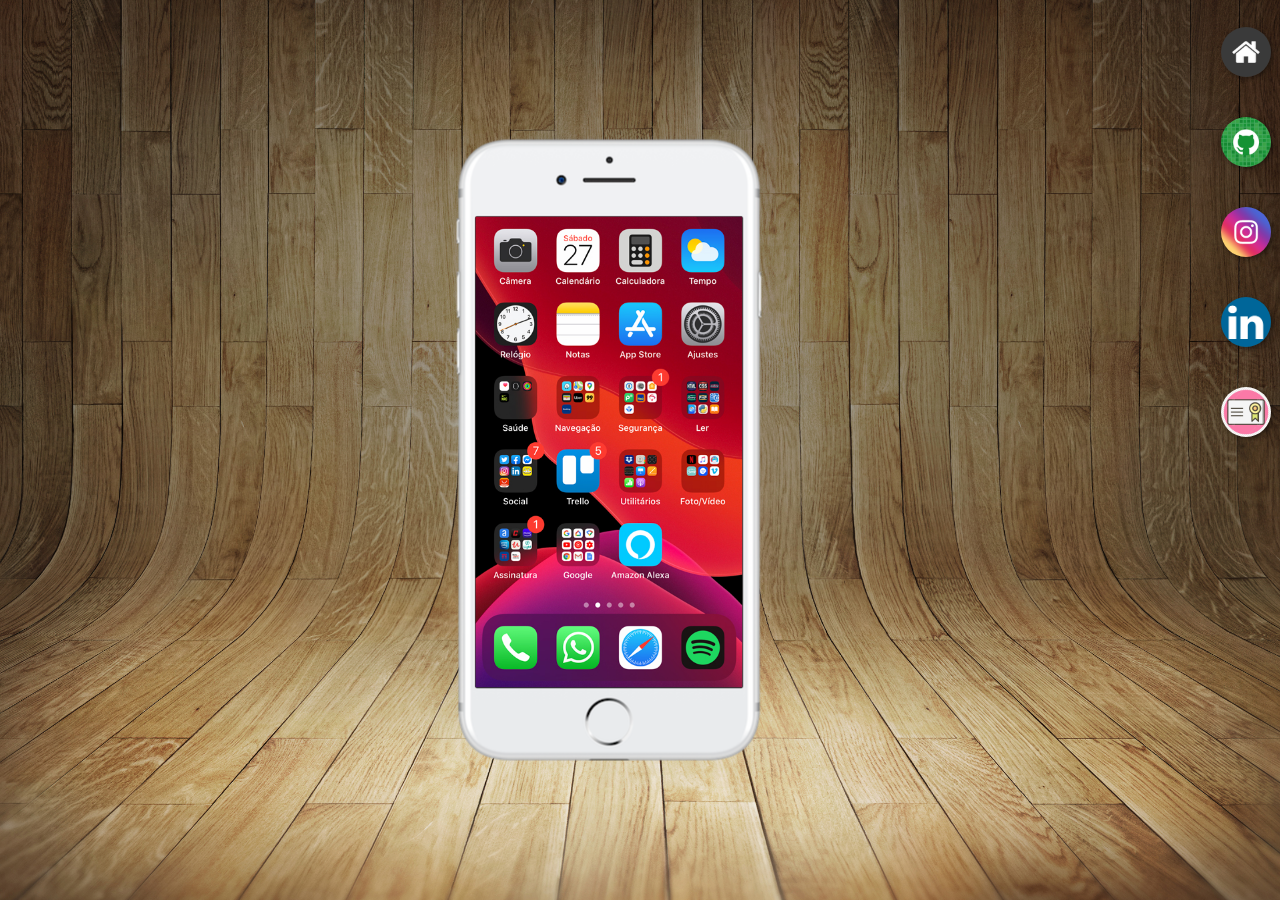
<file: index.html>
<!DOCTYPE html>
<html lang="pt-br">
<head>
    <meta charset="UTF-8">
    <meta name="viewport" content="width=device-width, initial-scale=1.0">
    <title>Project Redes Sociais</title>
    <link rel="shortcut icon" href="imagens/favicon.ico" type="image/x-icon">
    <link rel="stylesheet" href="estilos/style.css">
</head>
<body>
    <main>
        <section id="Telefone">
            <iframe src="home.html" name="tela" id="tela" frameborder="0">
                Seu navegador não é compativel..
            </iframe>
        </section>
        <section id="sociais">
            <br><a href="home.html" target="tela"><img src="imagens/logo-home.jpg" alt="Home"></a></br>
            <br><a href="github.html" target="tela"><img src="imagens/logo-github.jpg" alt="GitHub"></a></br>
            <br><a href="instagram.html" target="tela"><img src="imagens/logo-instagram.jpg" alt="Instagram"></a></br>
            <br><a href="linkedin.html" target="tela"><img src="imagens/Logo-LinkedIn.png" alt="Twitter"></a></br>
            <br><a href="certificados.html" target="tela"><img src="imagens/Logo-Certificados.jpg" alt="Facebook"></a></br>
        </section>
    </main>
</body>
</html>
</file>
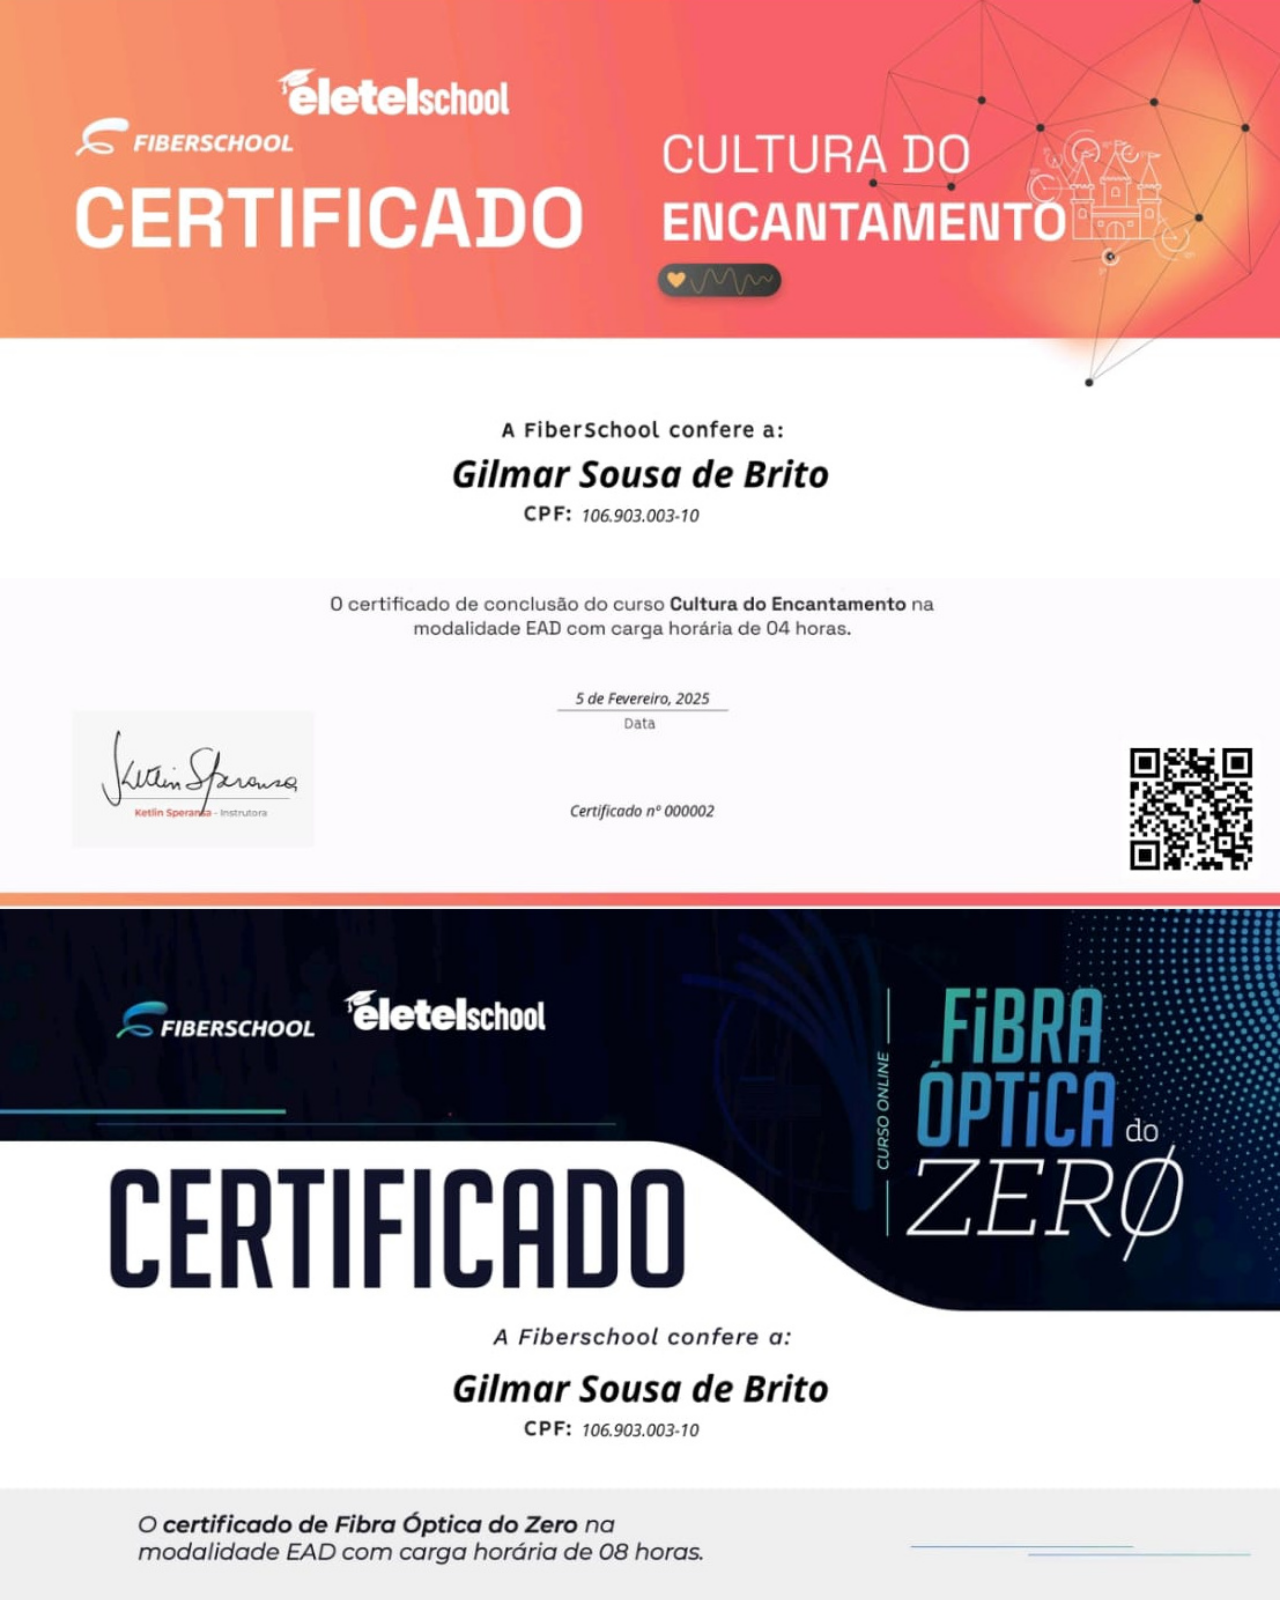
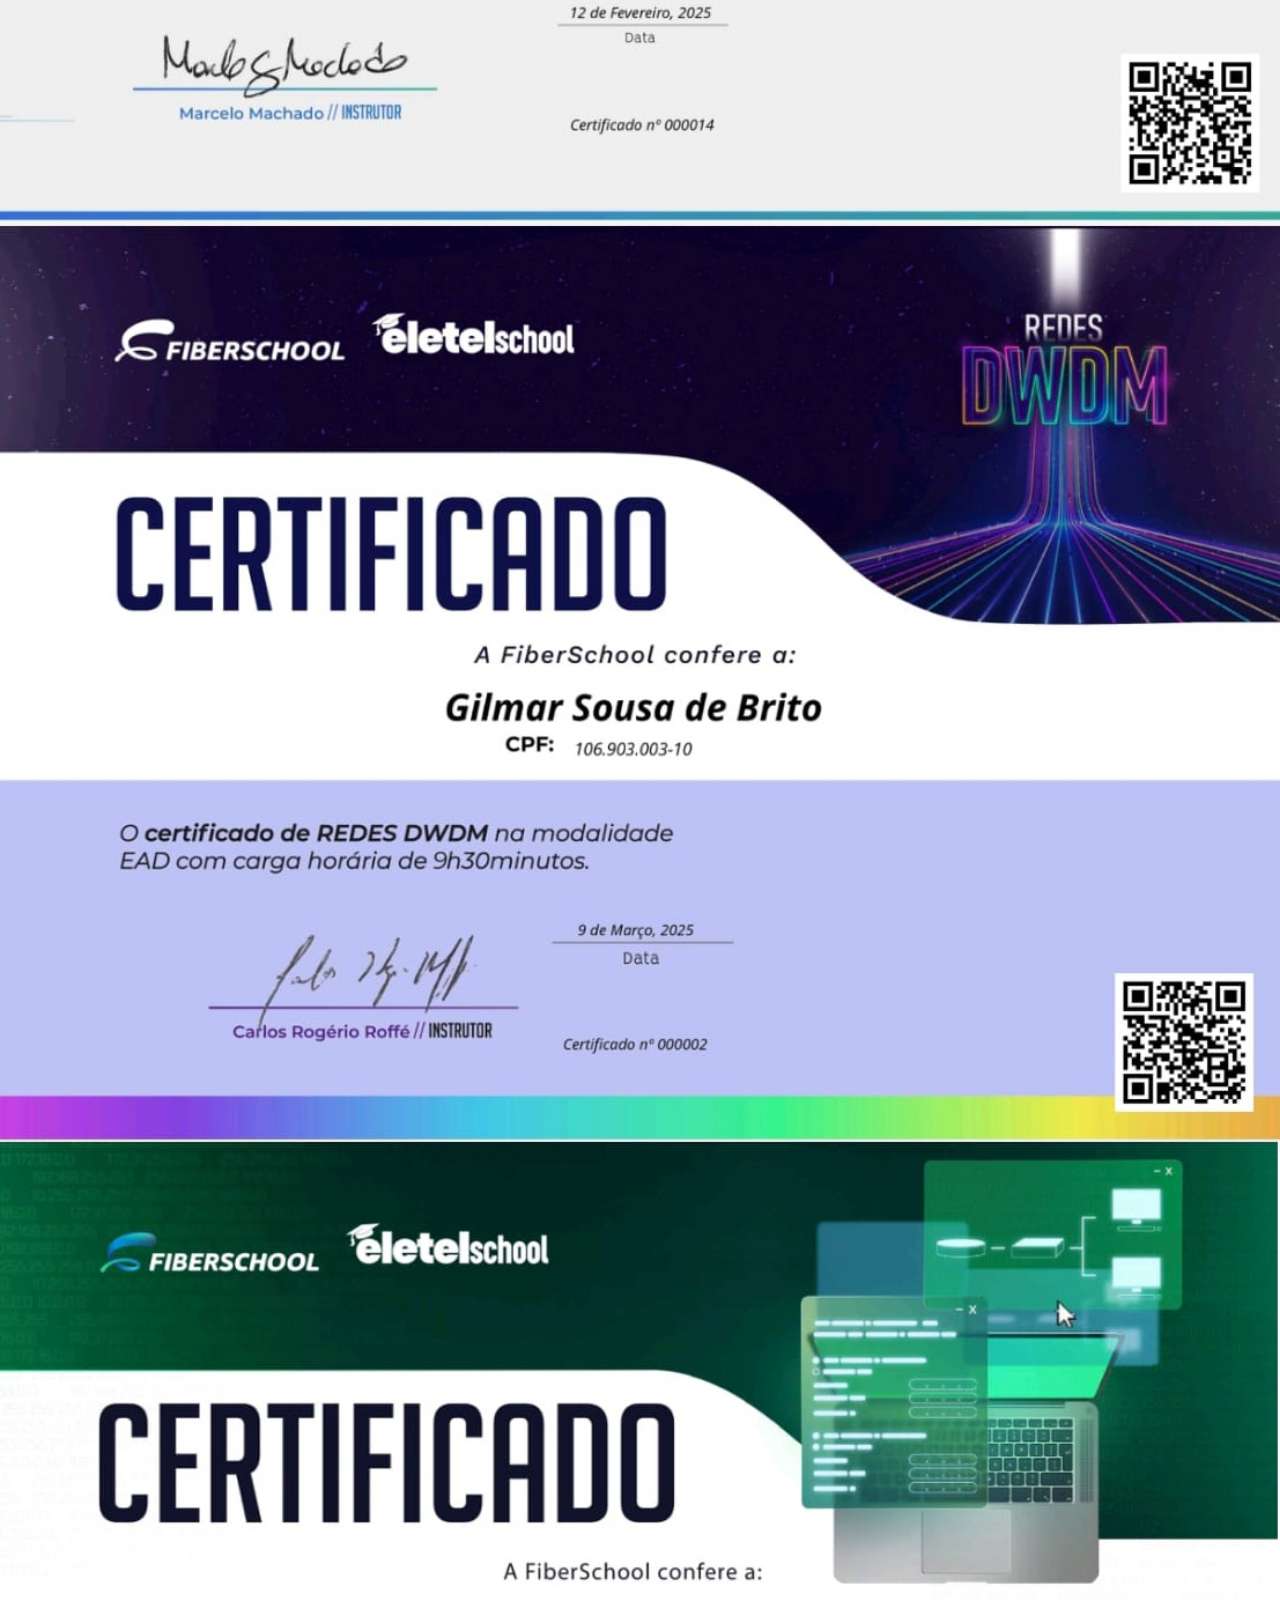
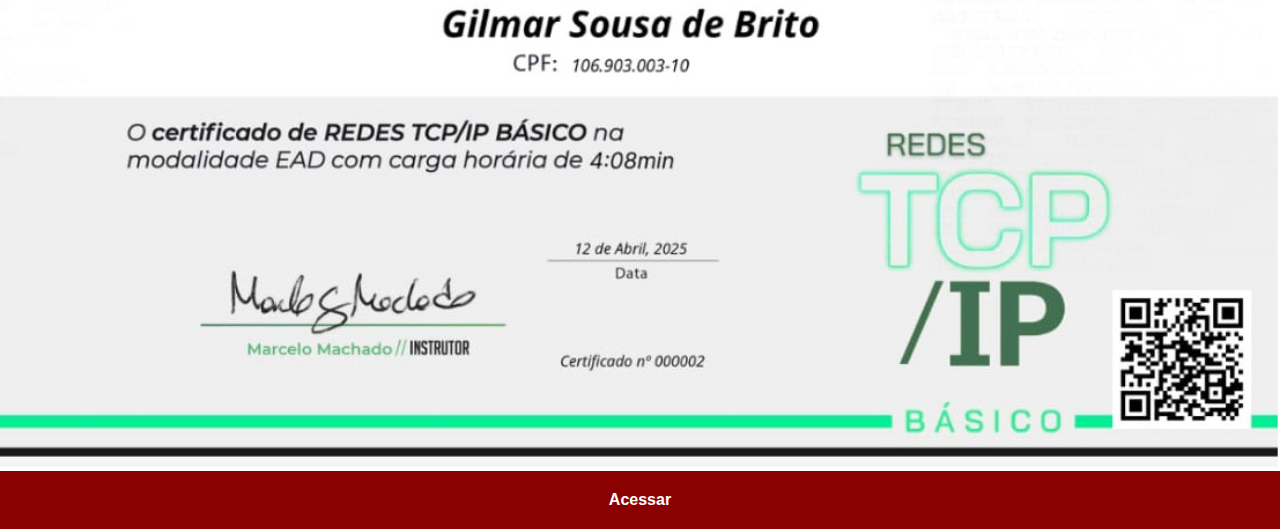
<file: certificados.html>
<!DOCTYPE html>
<html lang="pt-br">
<head>
    <meta charset="UTF-8">
    <meta name="viewport" content="width=device-width, initial-scale=1.0">
    <title>Twitter</title>
    <link rel="stylesheet" href="estilos/novo.css">
</head>
<body>
    <img src="imagens/tela-certificados.jpg" alt="Certificados">
    <a href="">Acessar</a>
</body>
</html>
</file>
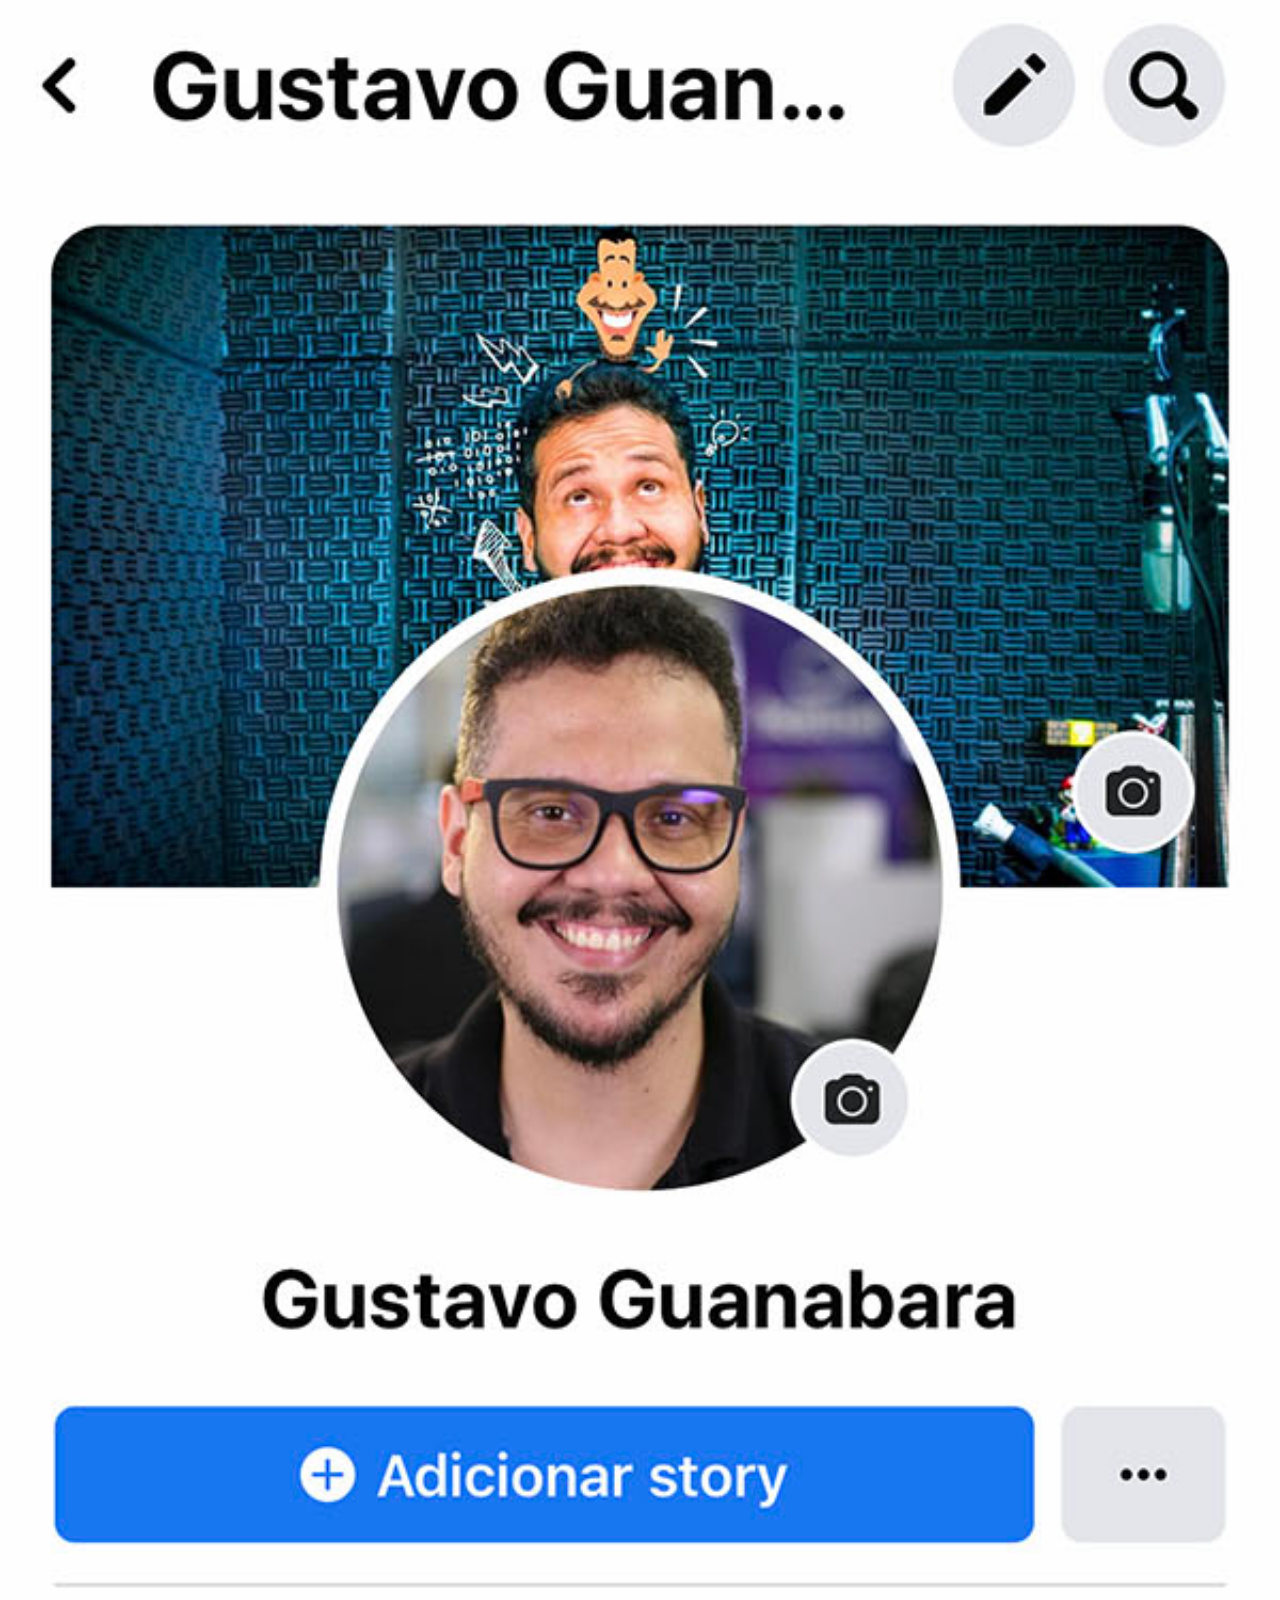
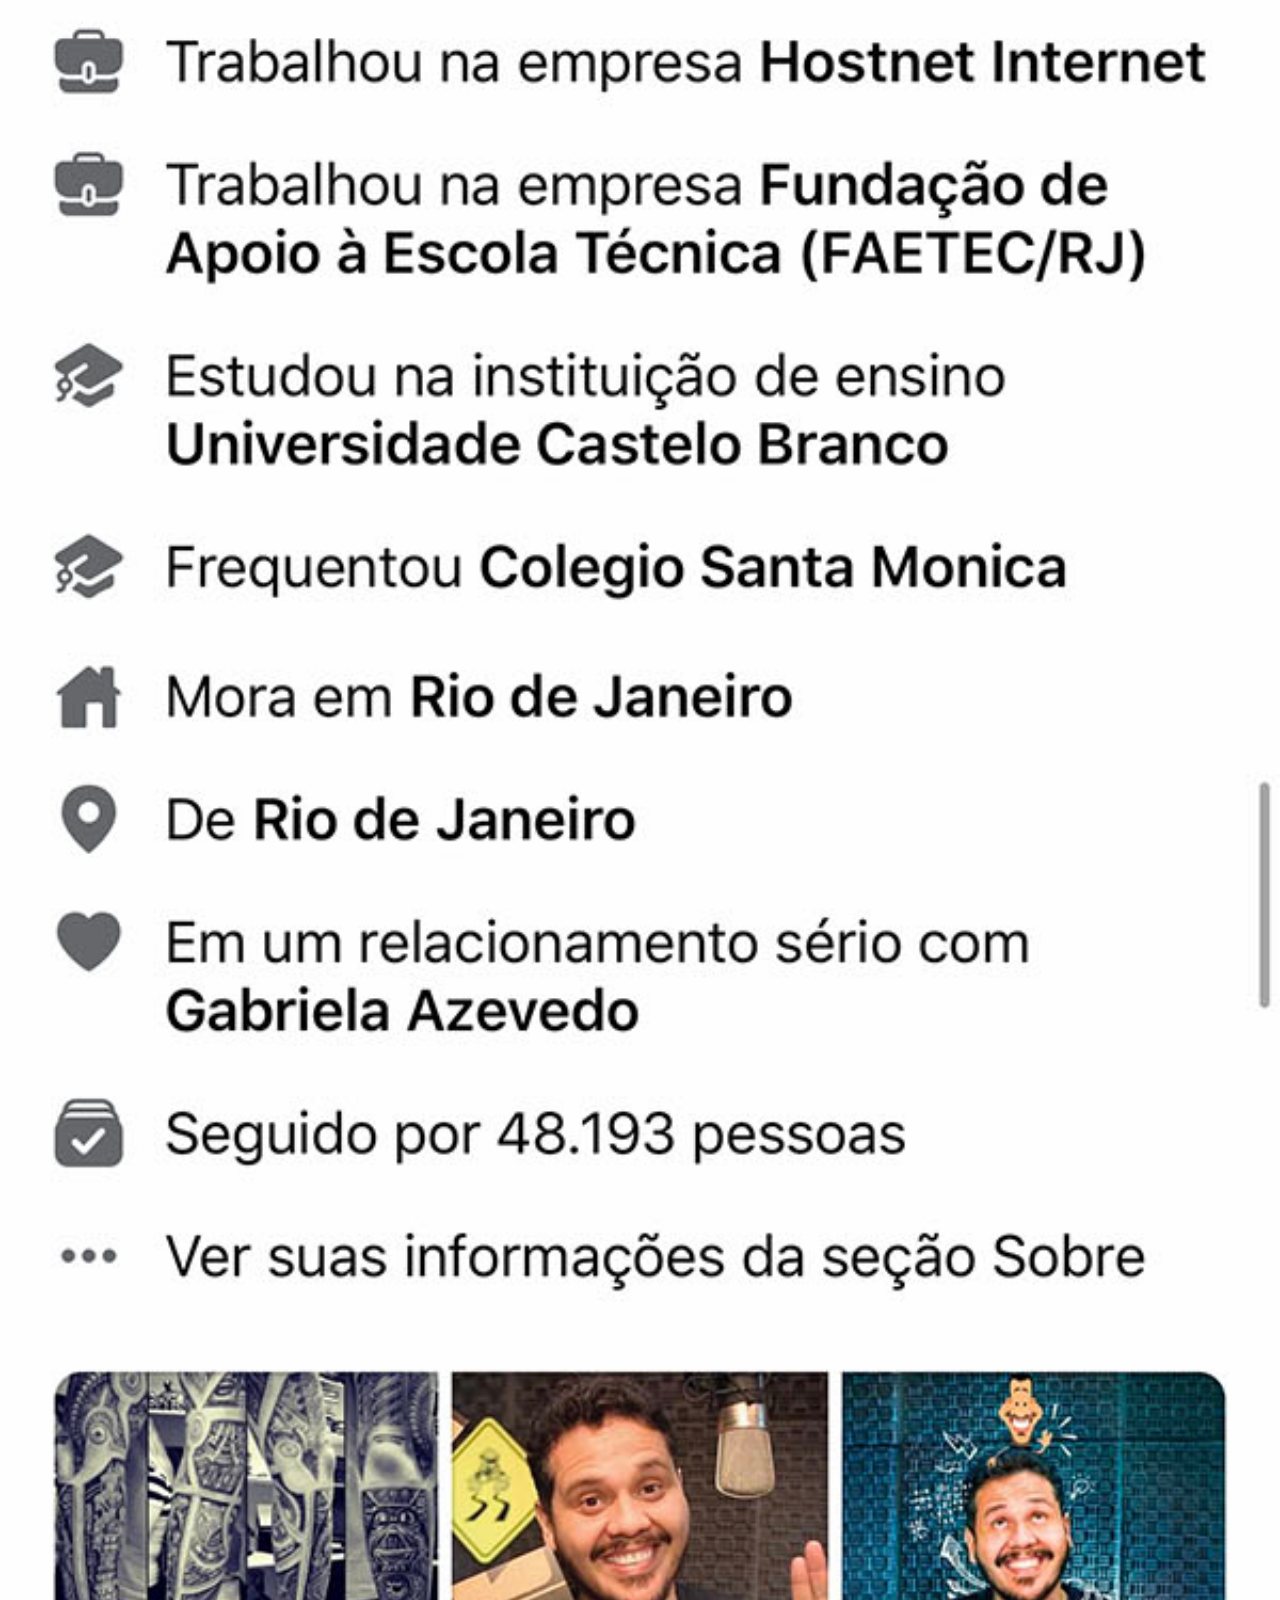
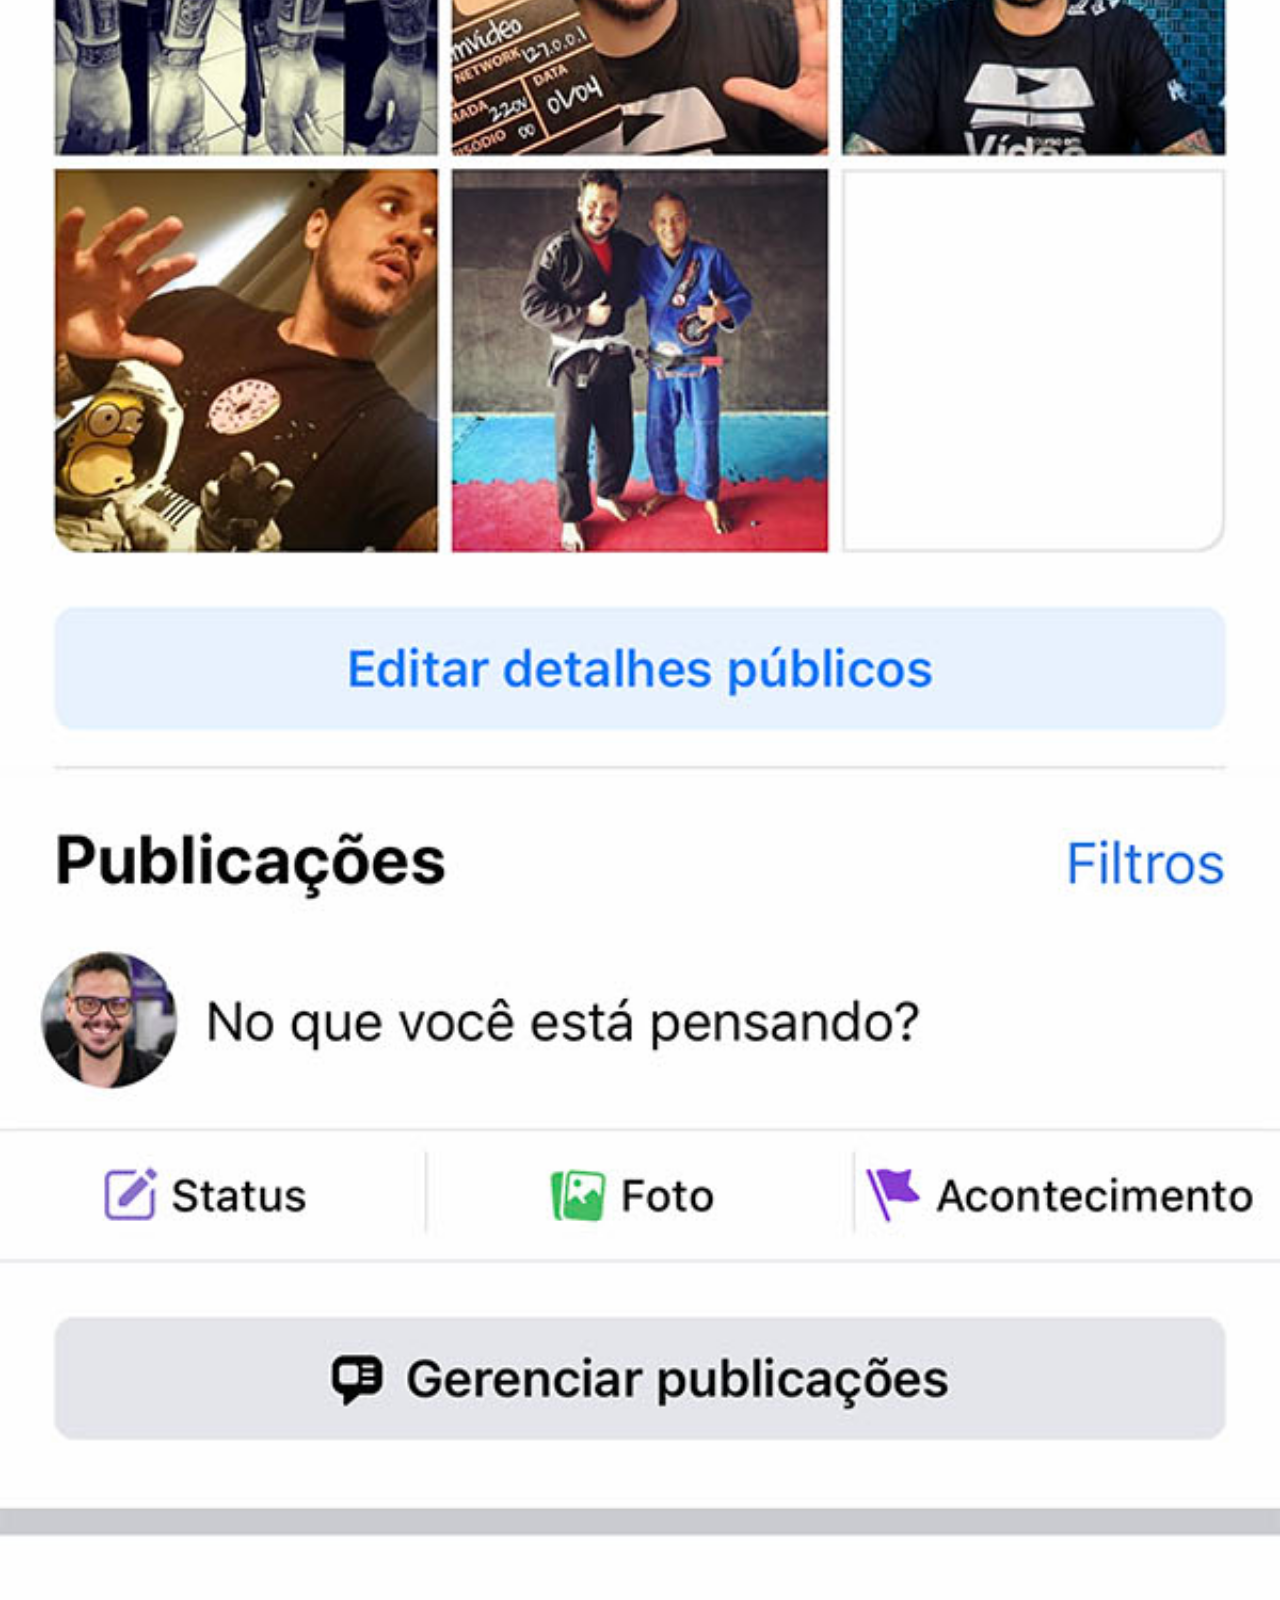
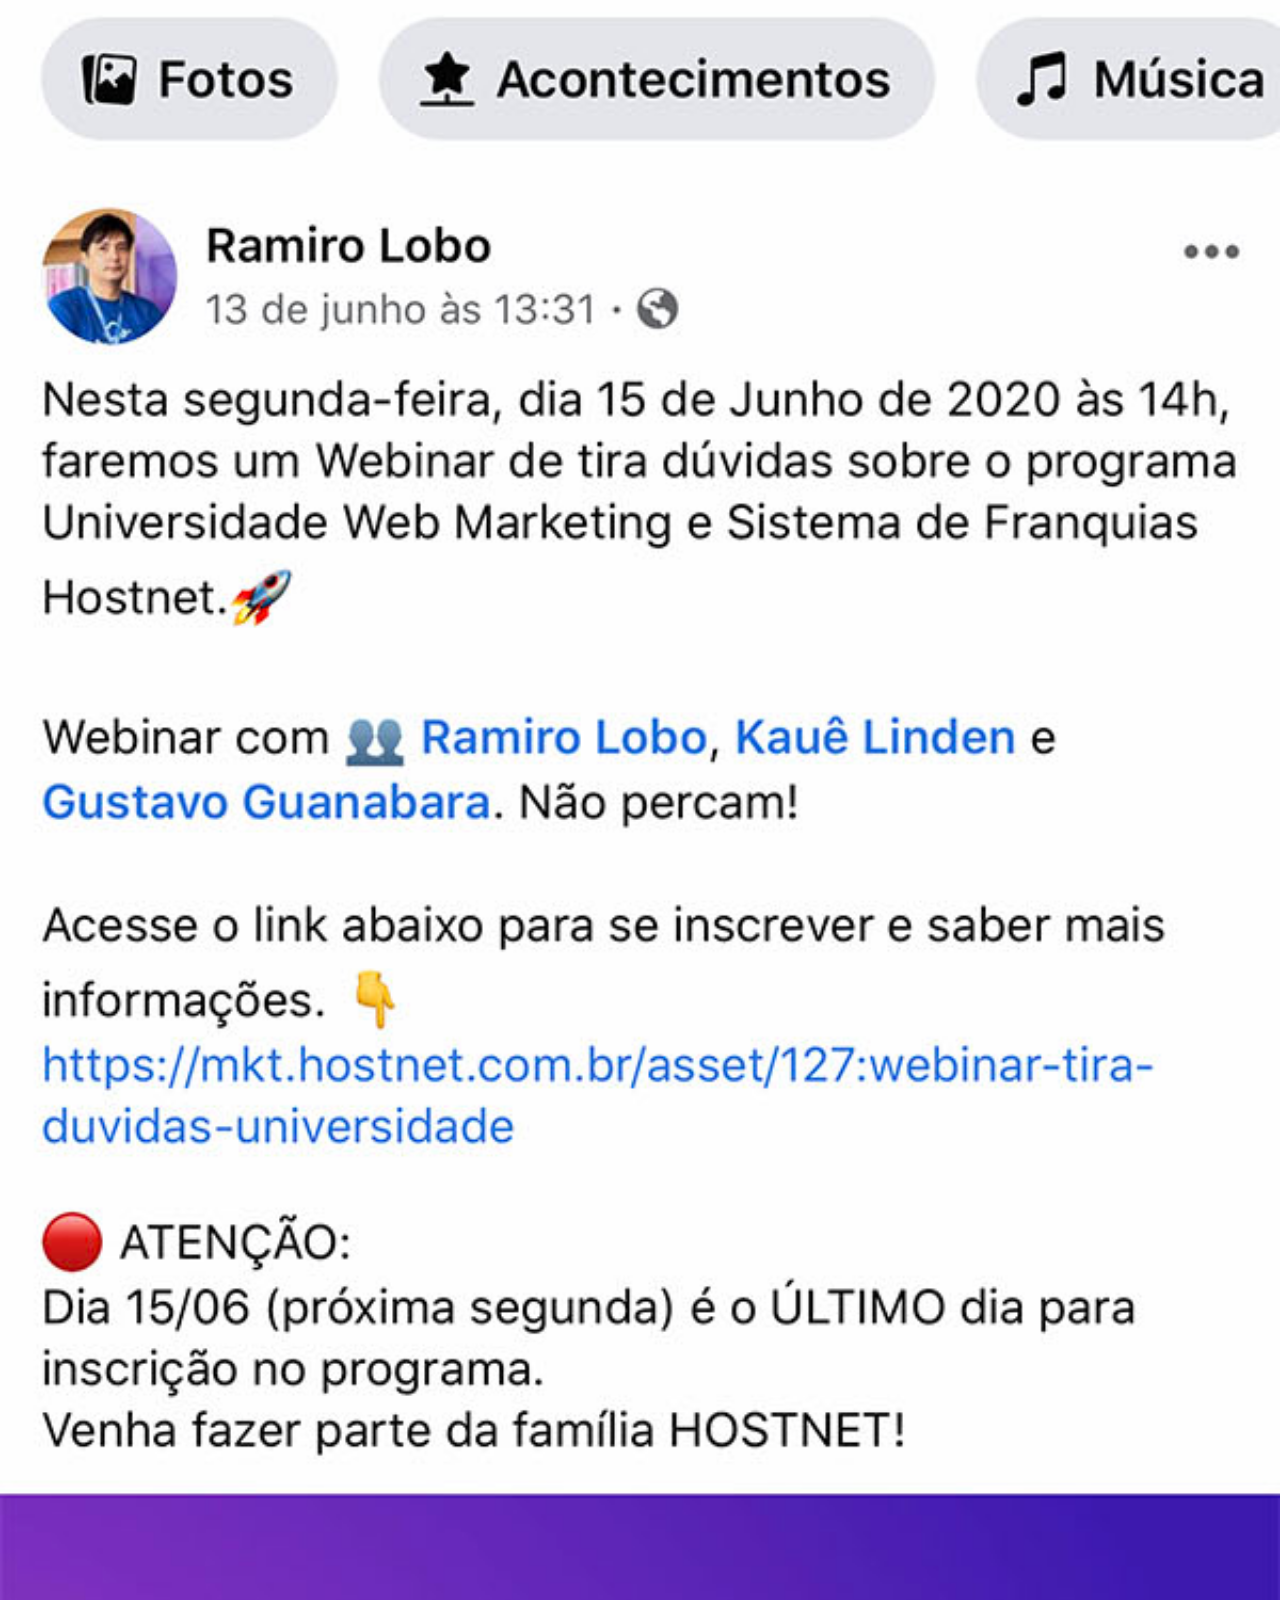
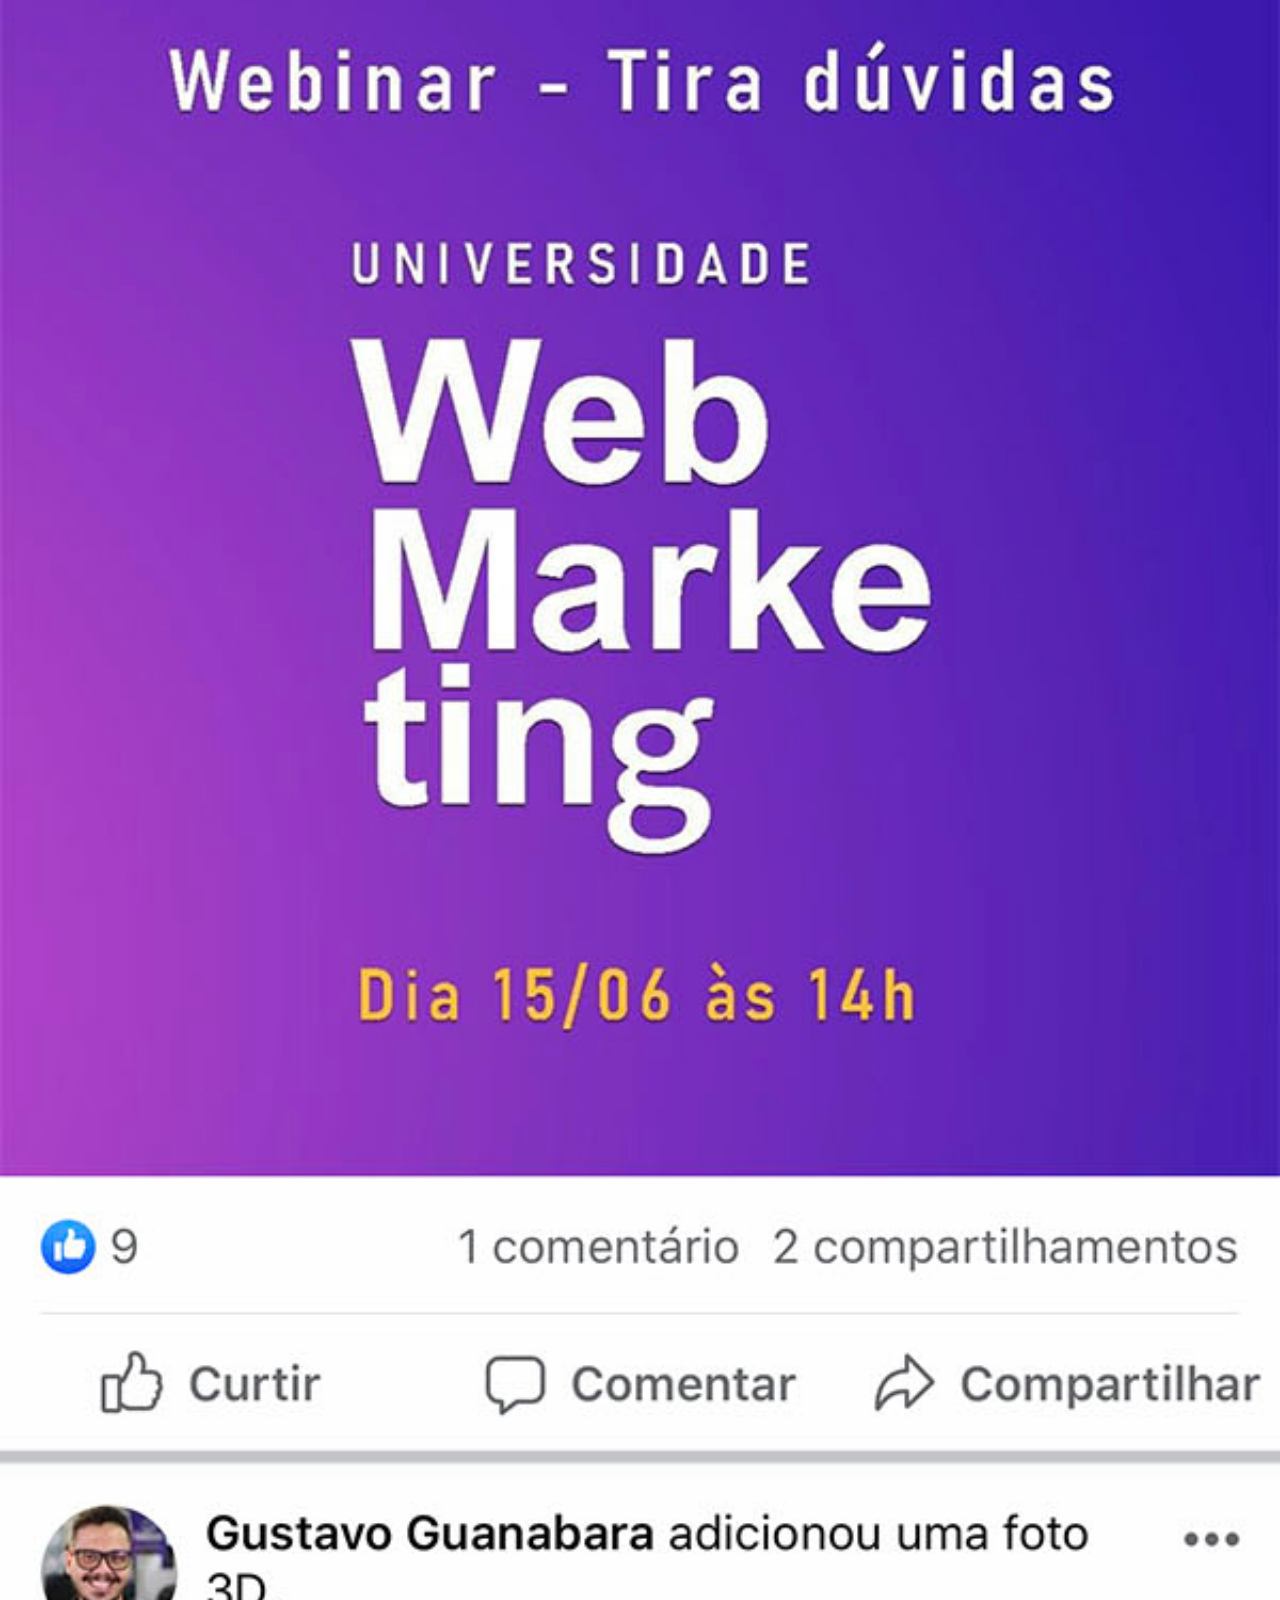
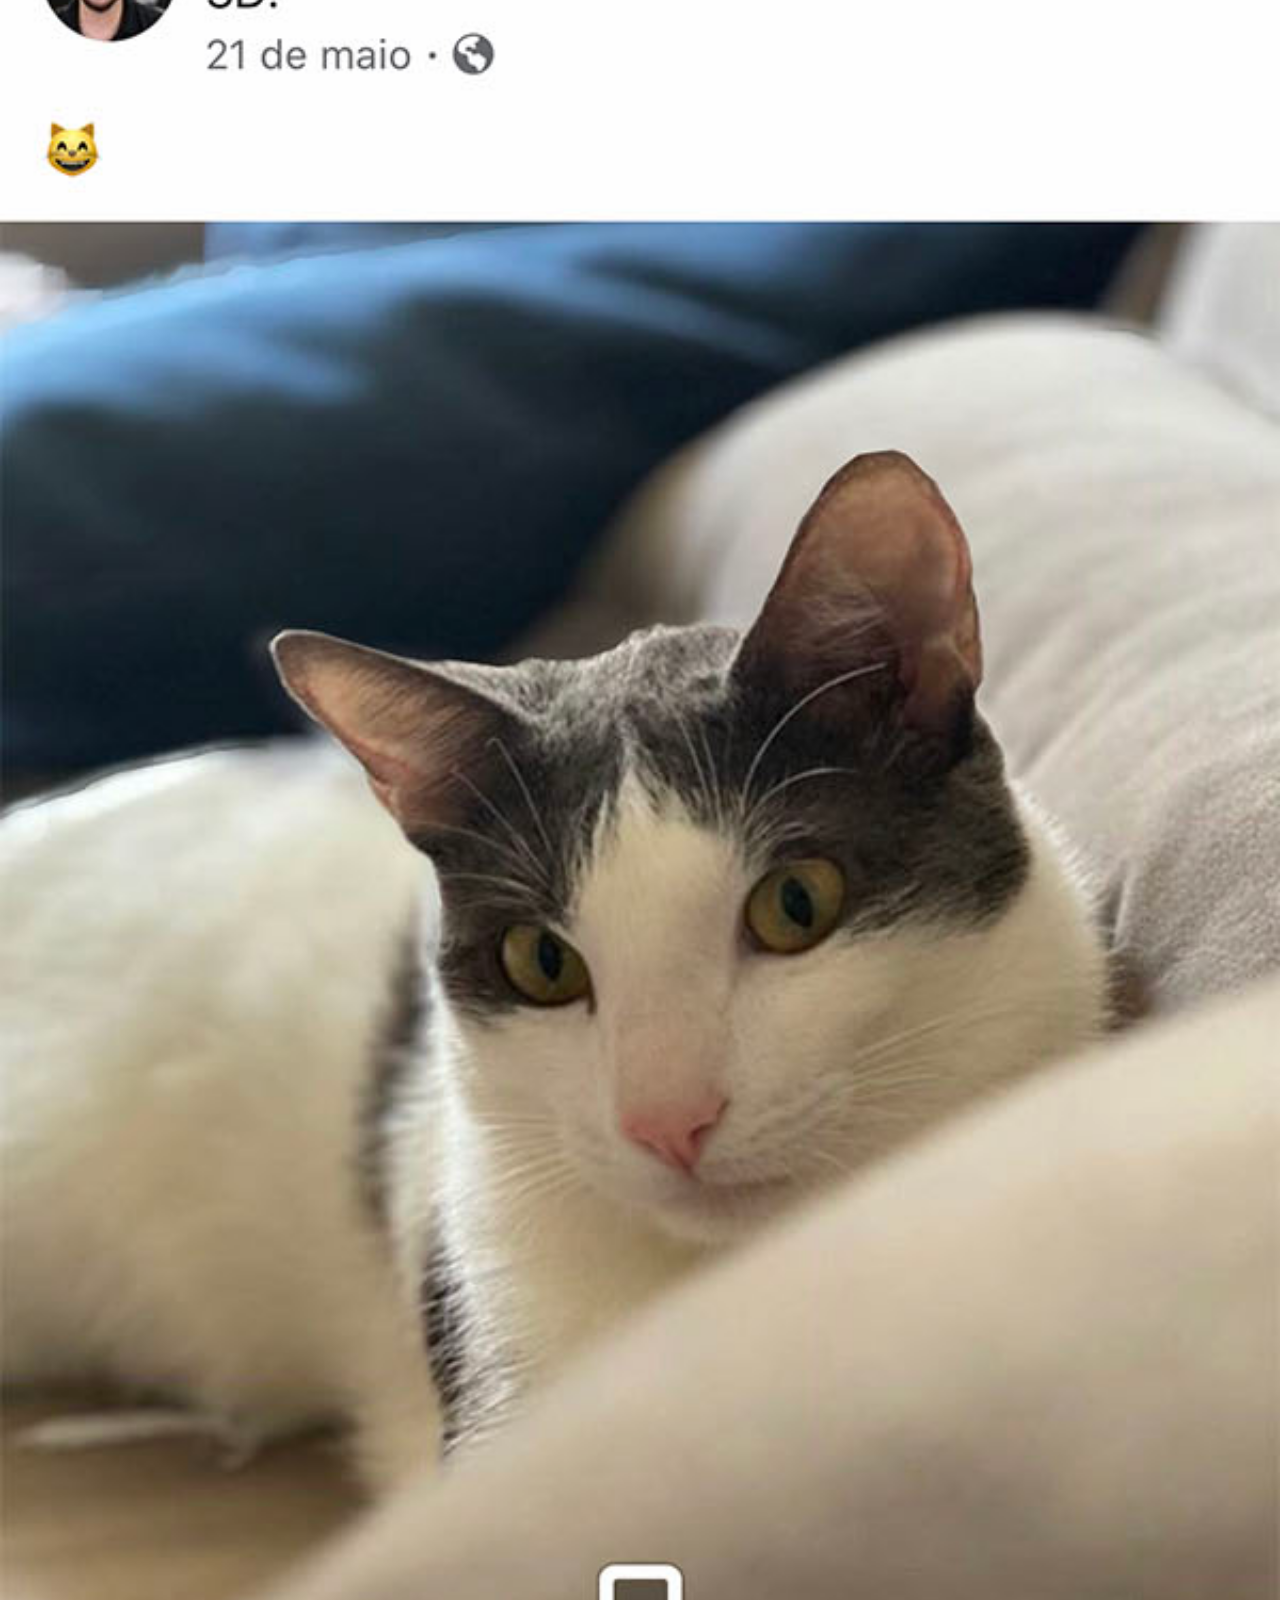
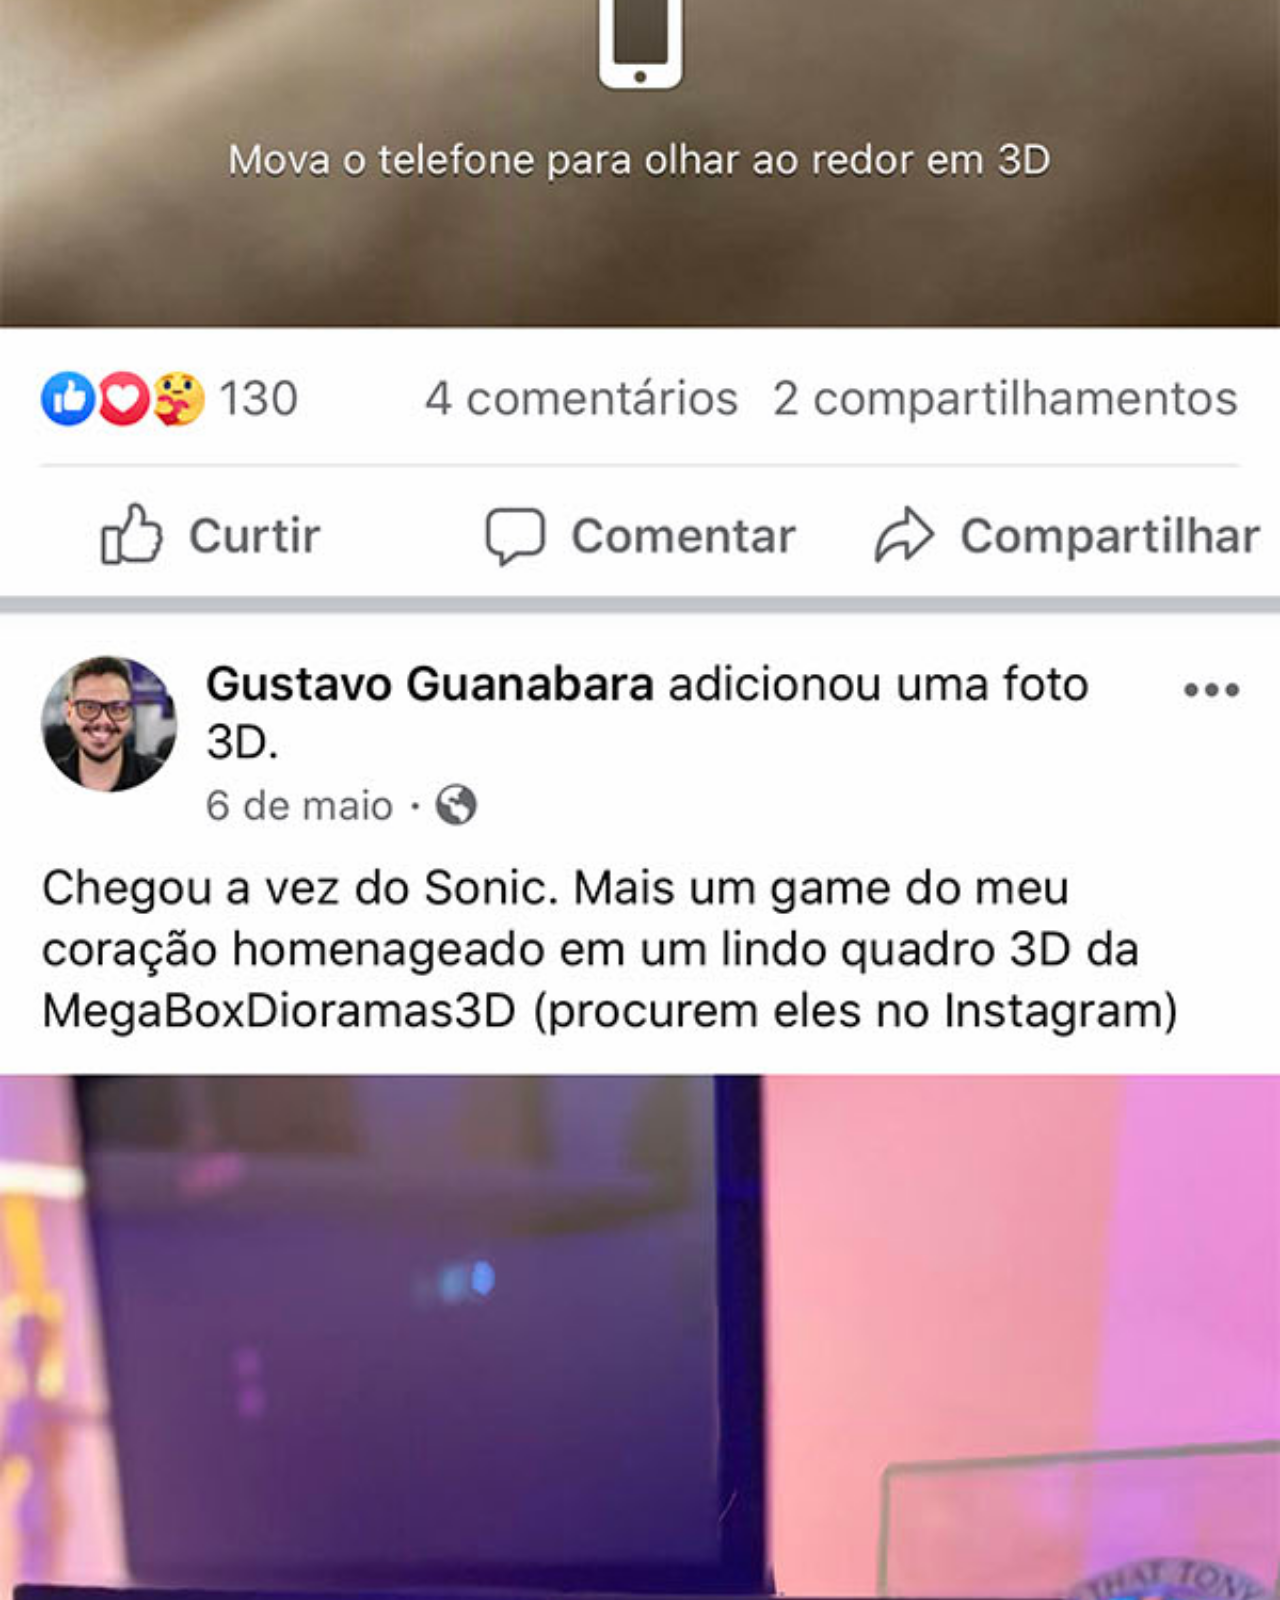
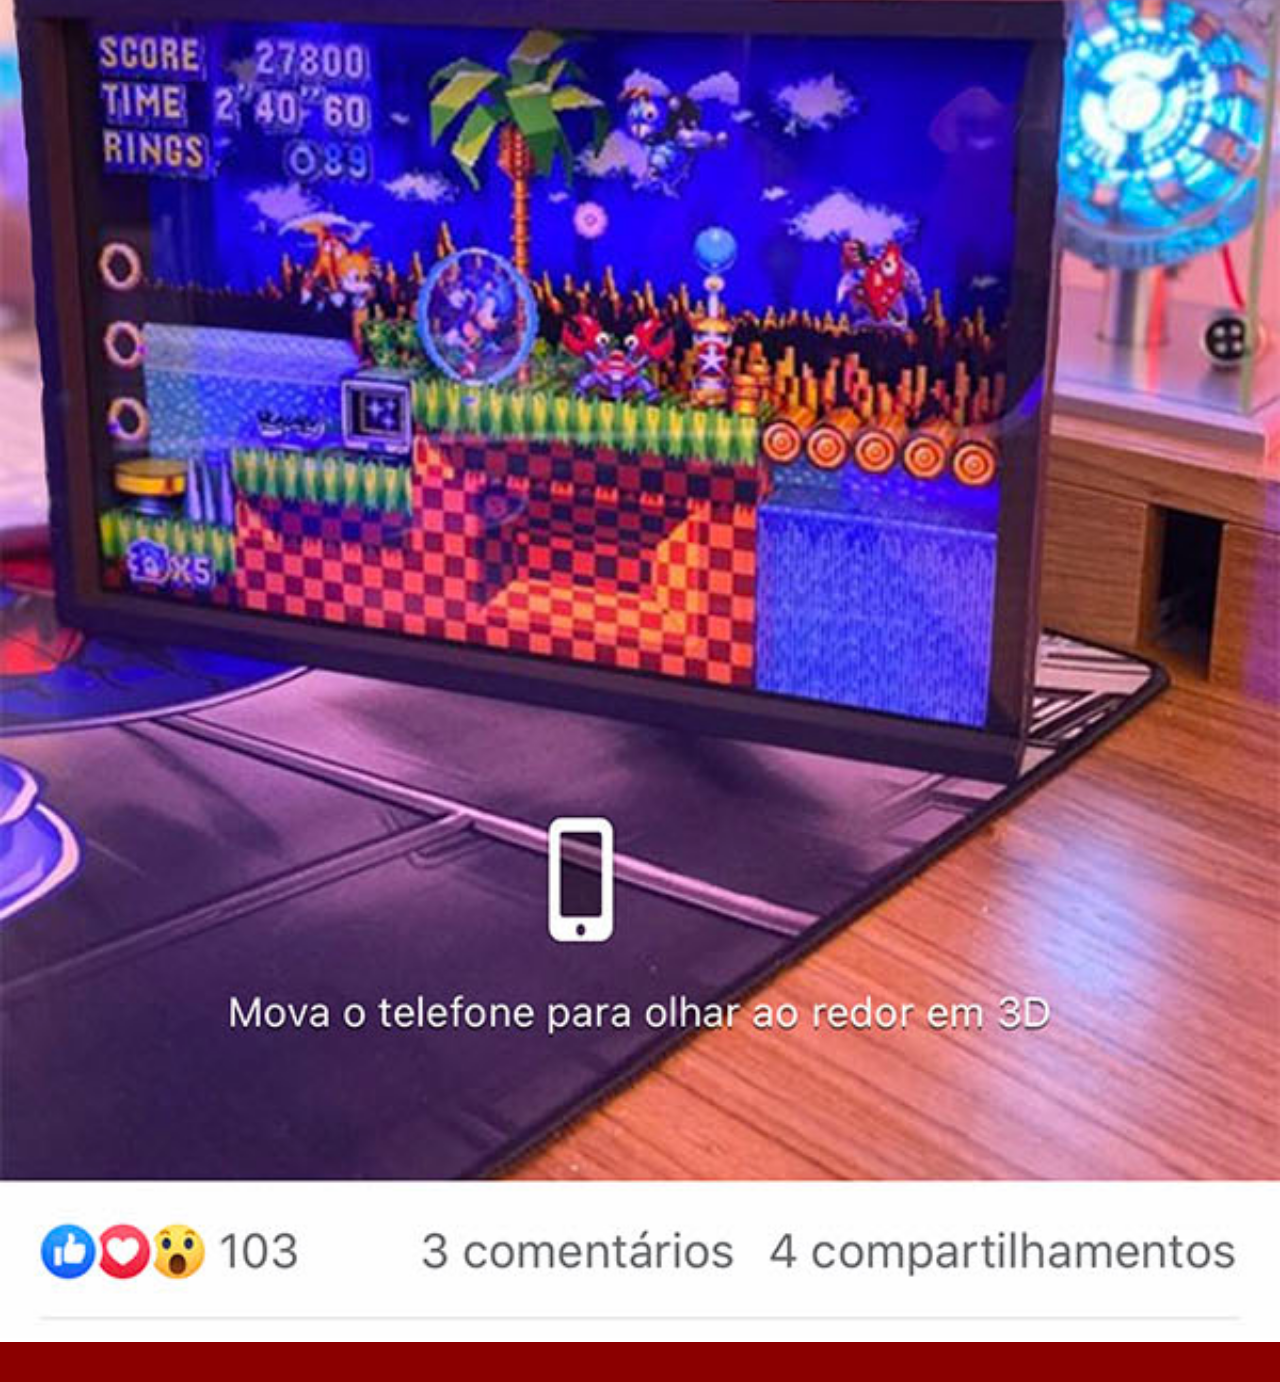
<file: facebook.html>
<!DOCTYPE html>
<html lang="pt-br">
<head>
    <meta charset="UTF-8">
    <meta name="viewport" content="width=device-width, initial-scale=1.0">
    <title>Facebook</title>
    <link rel="stylesheet" href="estilos/novo.css">
</head>
<body>
    <img src="imagens/tela-facebook.jpg" alt="Facebook">
    <a href=""></a>
</body>
</html>
</file>
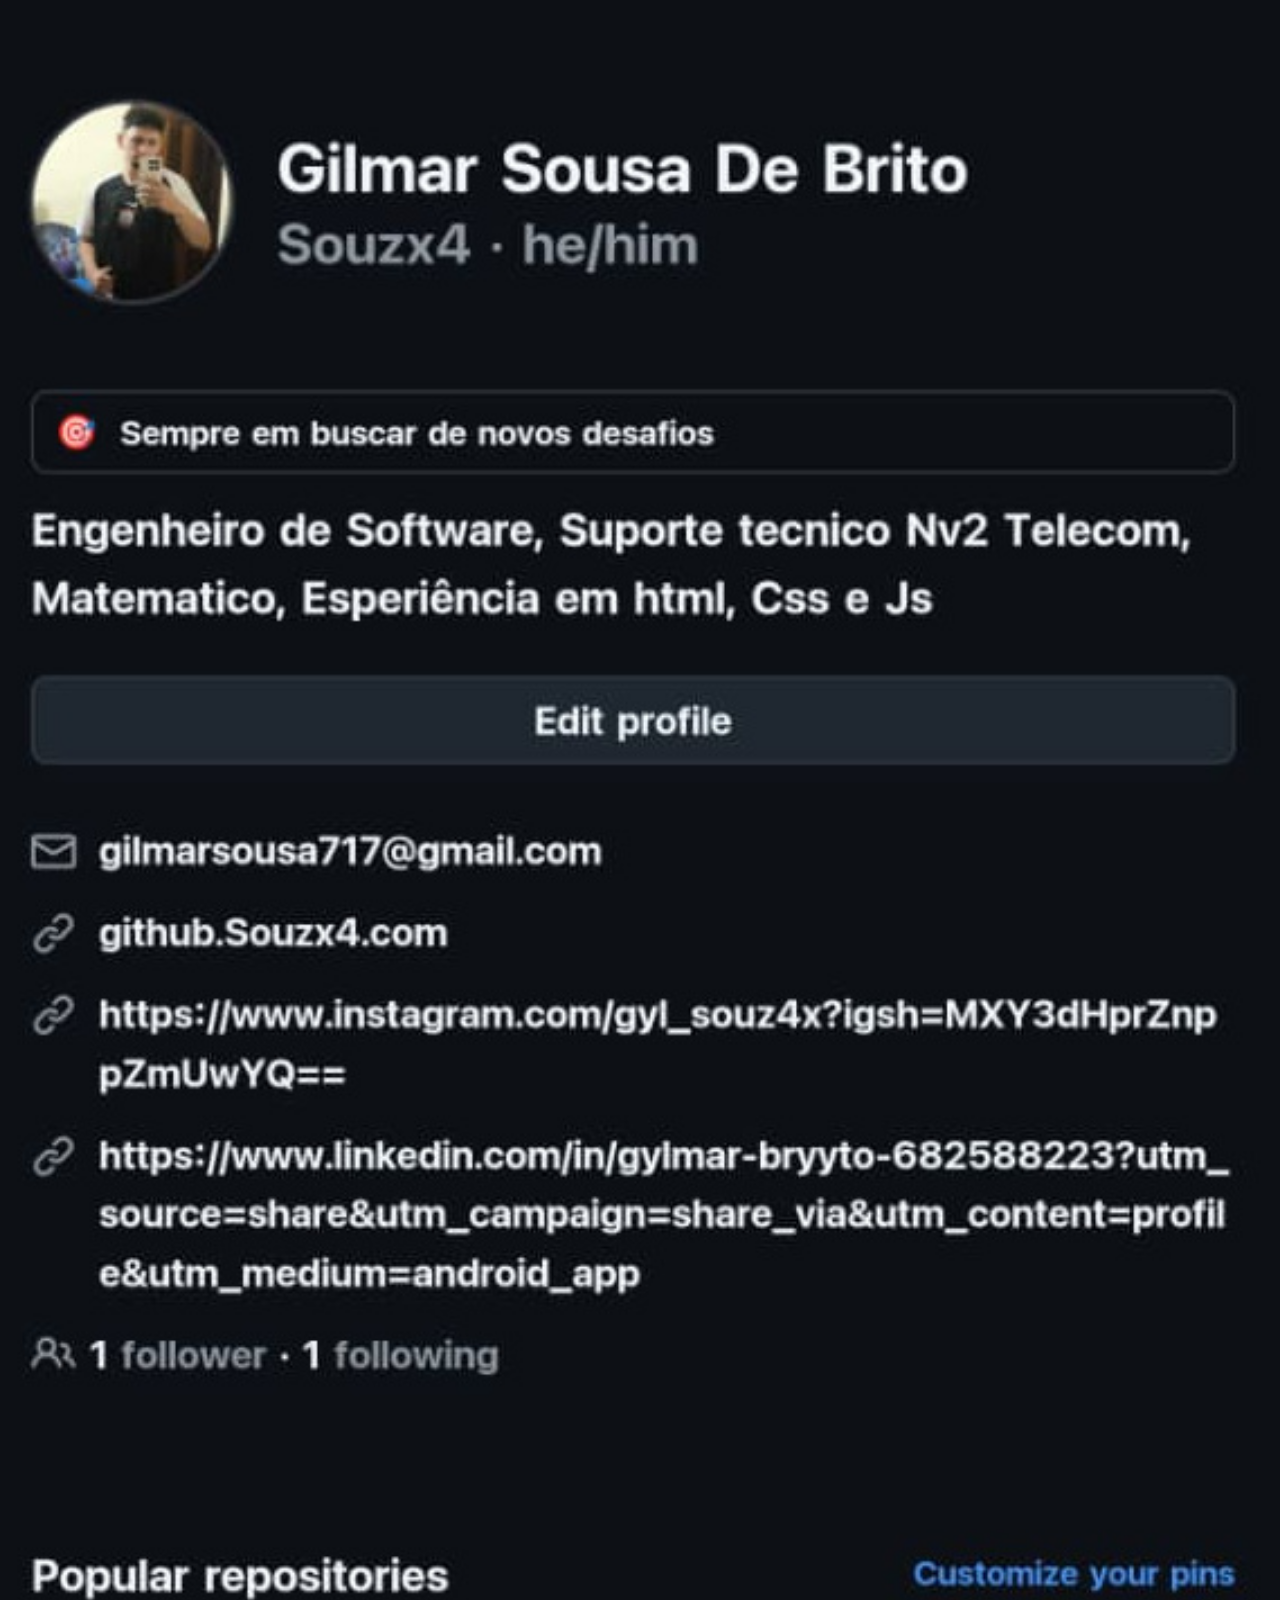
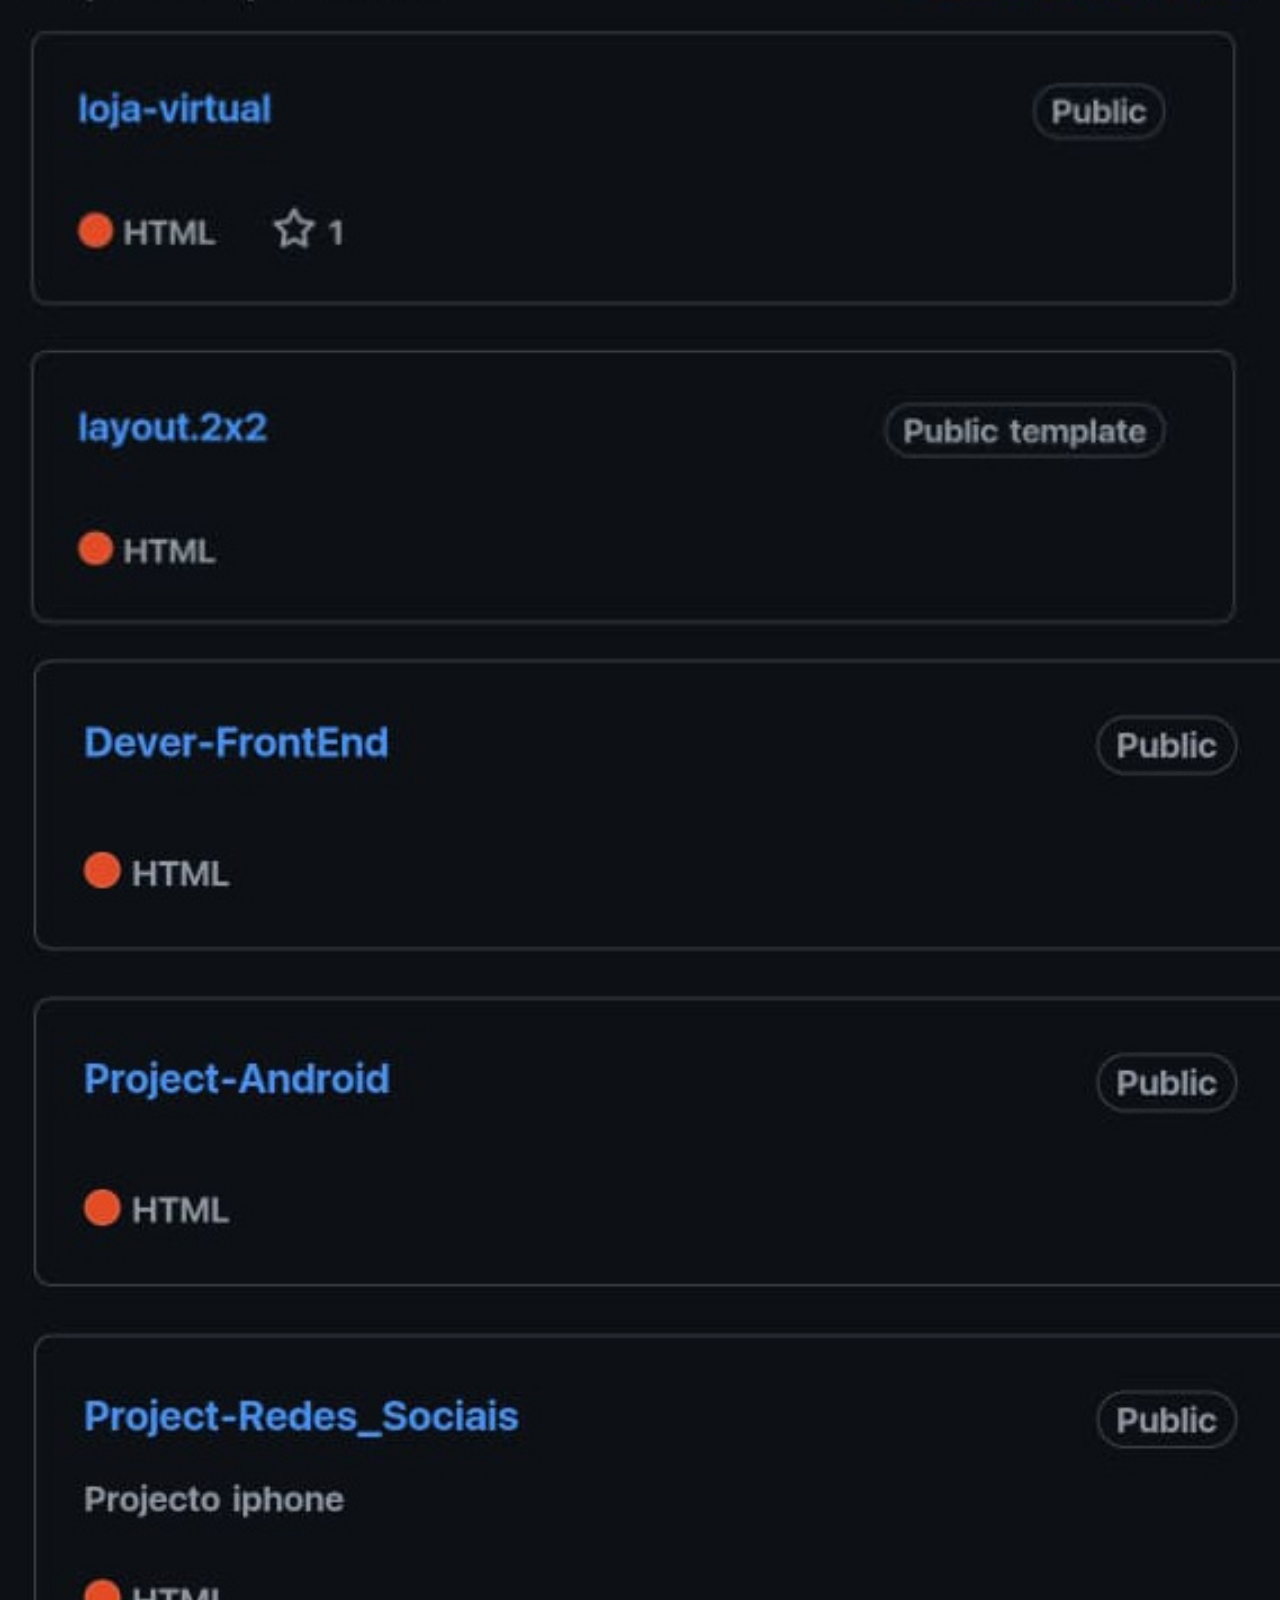
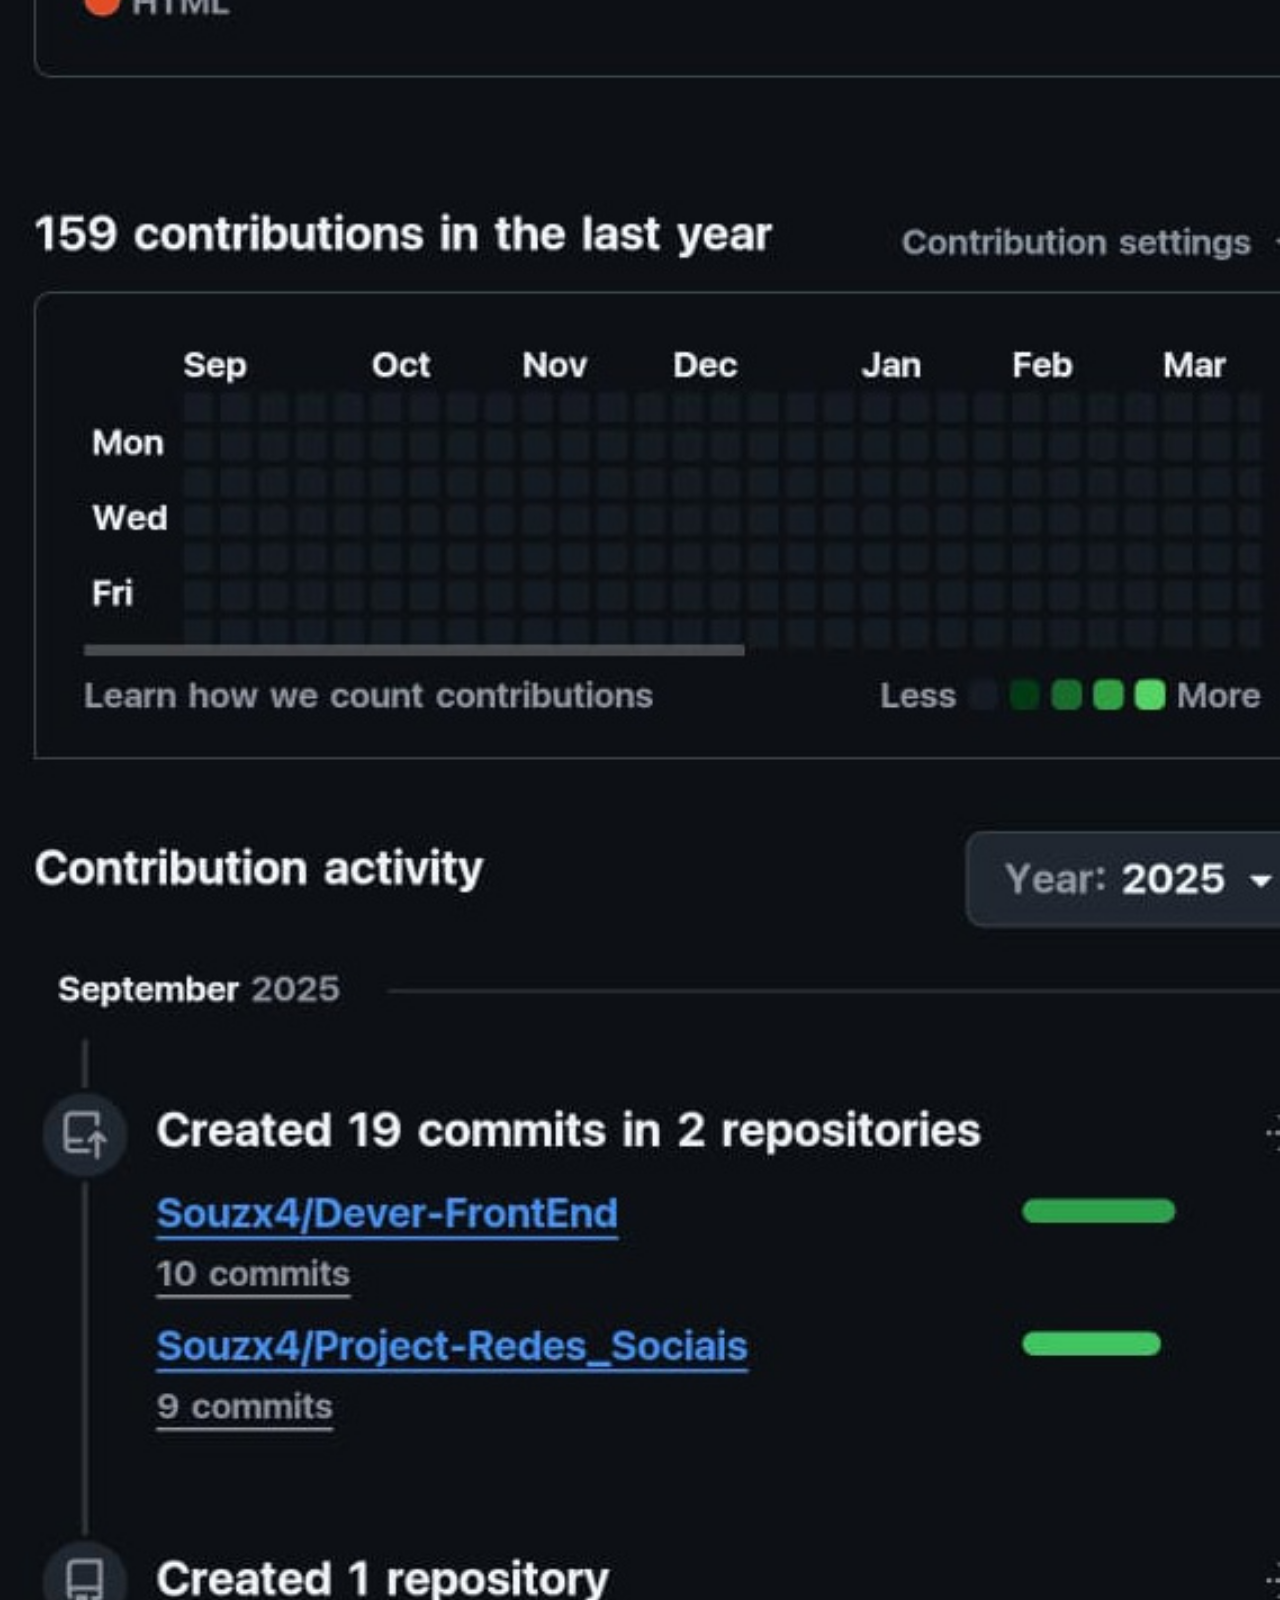
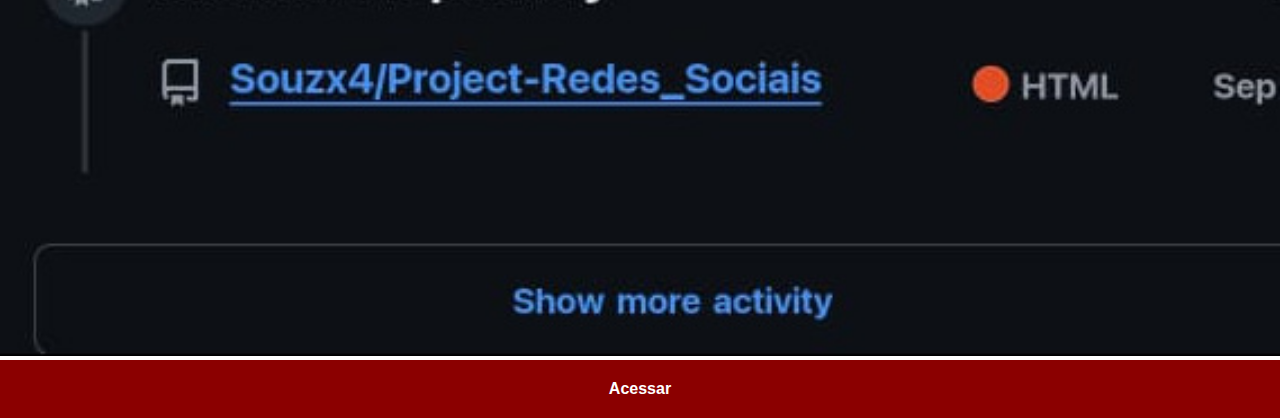
<file: github.html>
<!DOCTYPE html>
<html lang="pt-br">
<head>
    <meta charset="UTF-8">
    <meta name="viewport" content="width=device-width, initial-scale=1.0">
    <title>GitHub</title>
    <link rel="stylesheet" href="estilos/novo.css">
</head>
<body>
    <img src="imagens/tela-GitHub.jpg" alt="GitHub">
    <a href="https://github.com/Souzx4" target="_blank">Acessar</a>
</body>
</html>
</file>
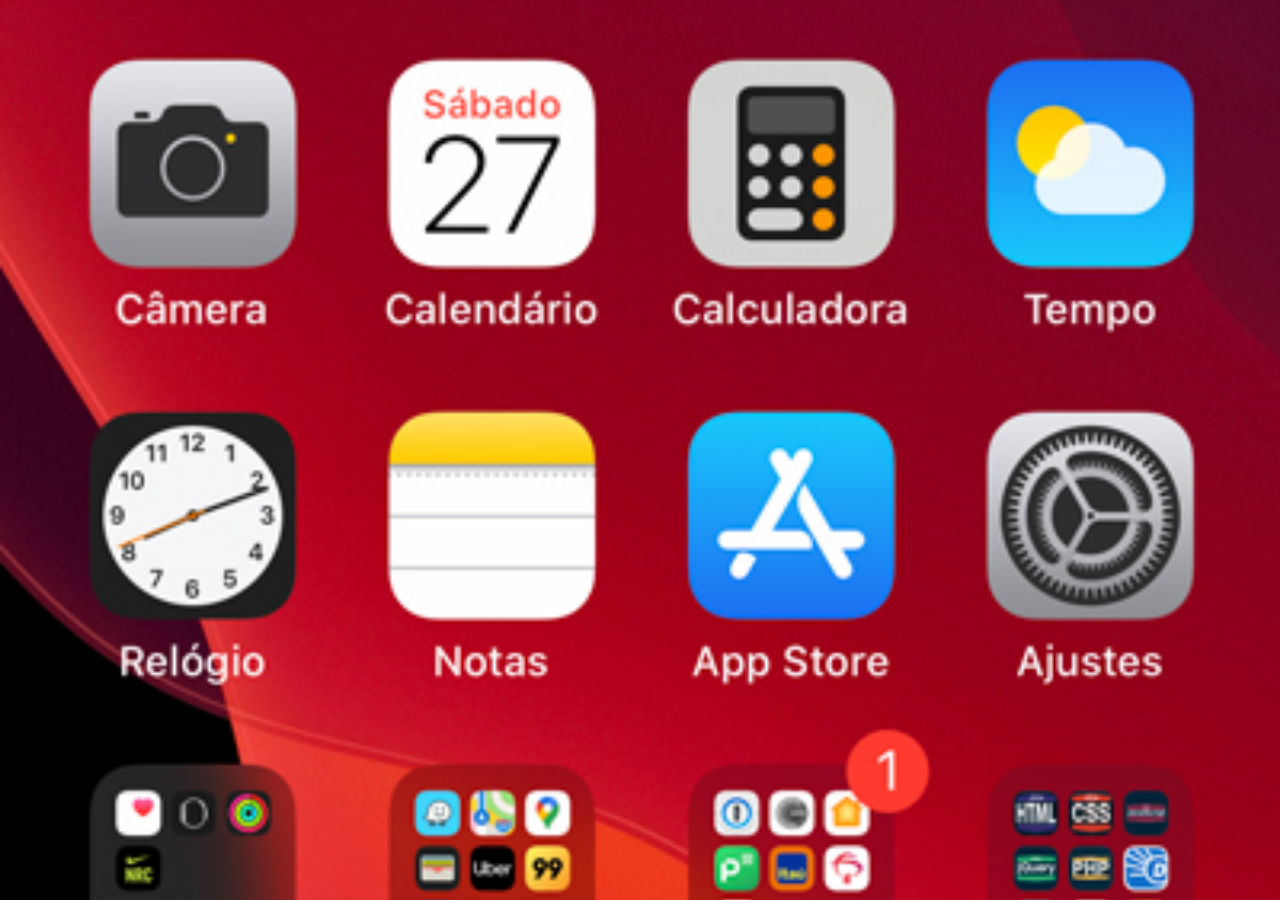
<file: home.html>
<!DOCTYPE html>
<html lang="pt-br">
<head>
    <meta charset="UTF-8">
    <meta name="viewport" content="width=device-width, initial-scale=1.0">
    <title>home</title>
    <style>
        * {
            margin: 0px;
            padding: 0px;
        }
        body {
            width: 100vw;
            height: 100vh;
            background: black url(imagens/tela-home.jpg) no-repeat top center;
            background-size: cover;
        }
    </style>
</head>
<body>
    
</body>
</html>
</file>
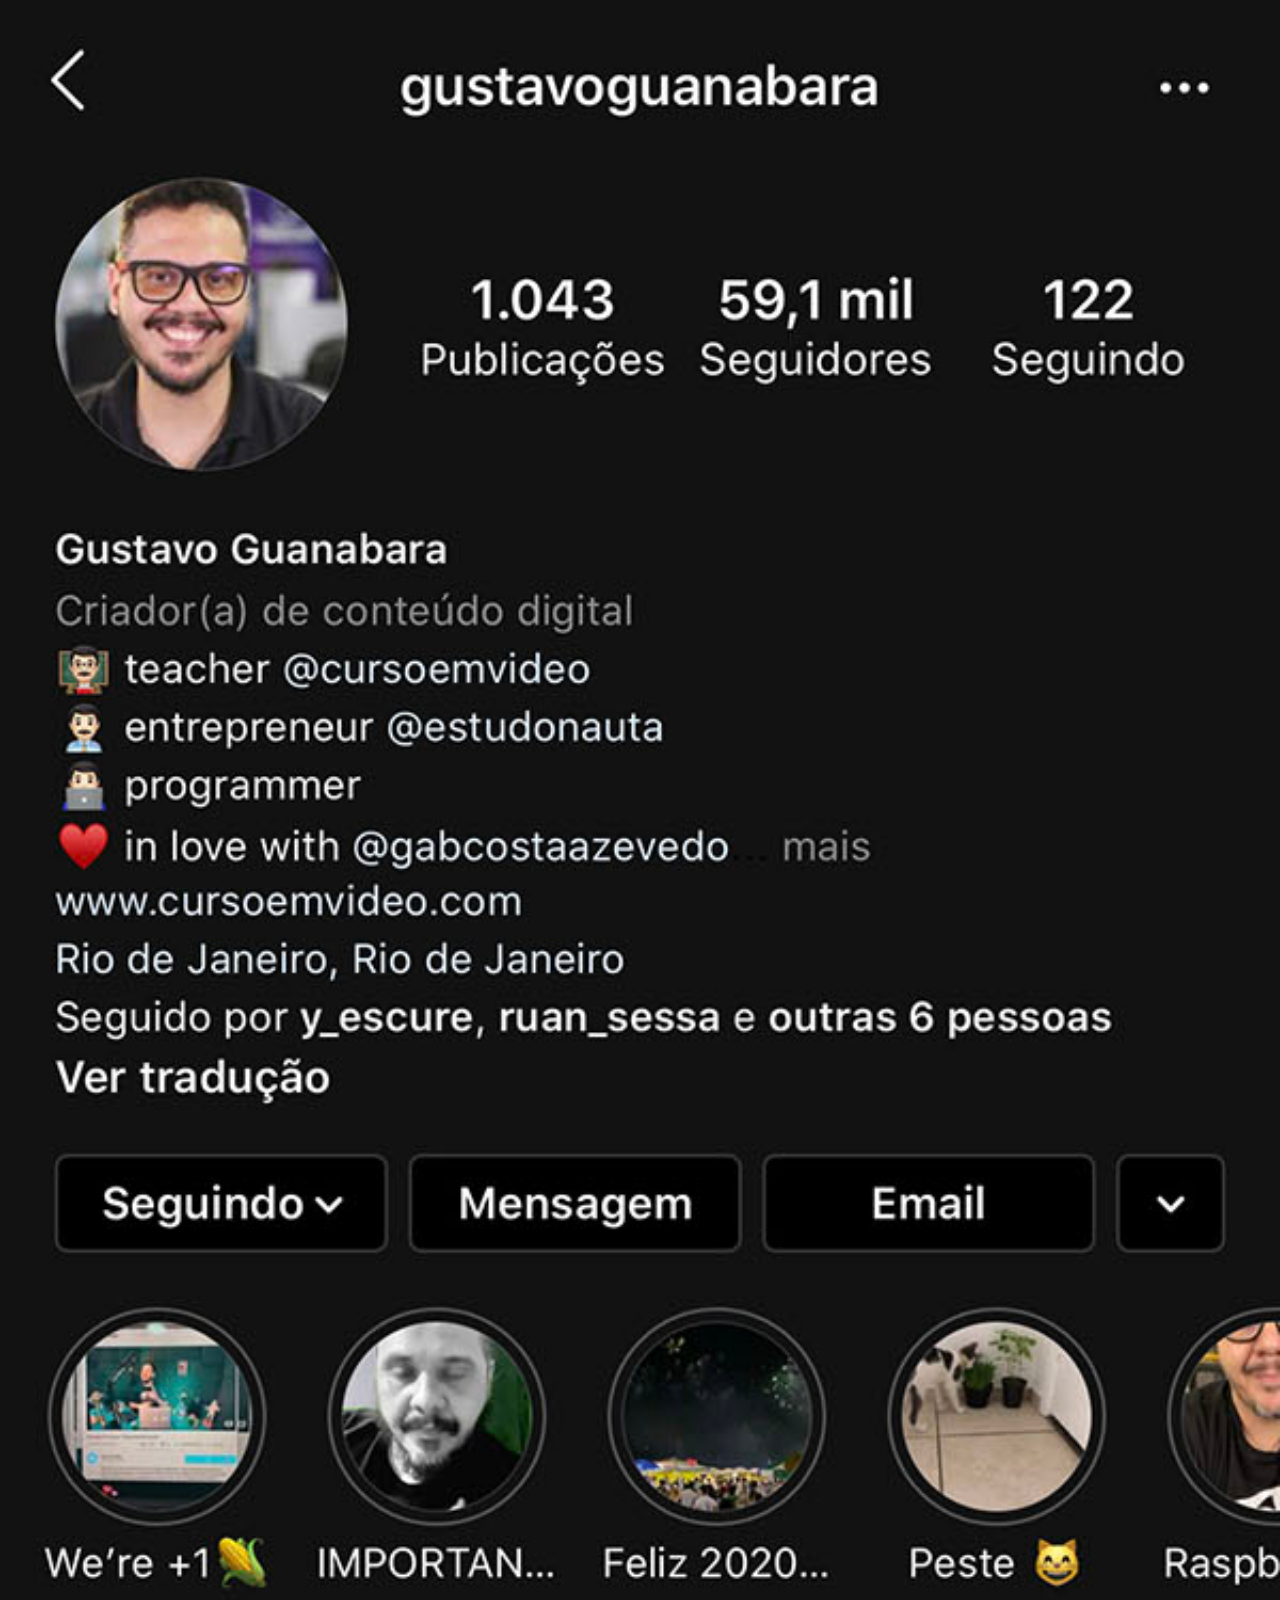
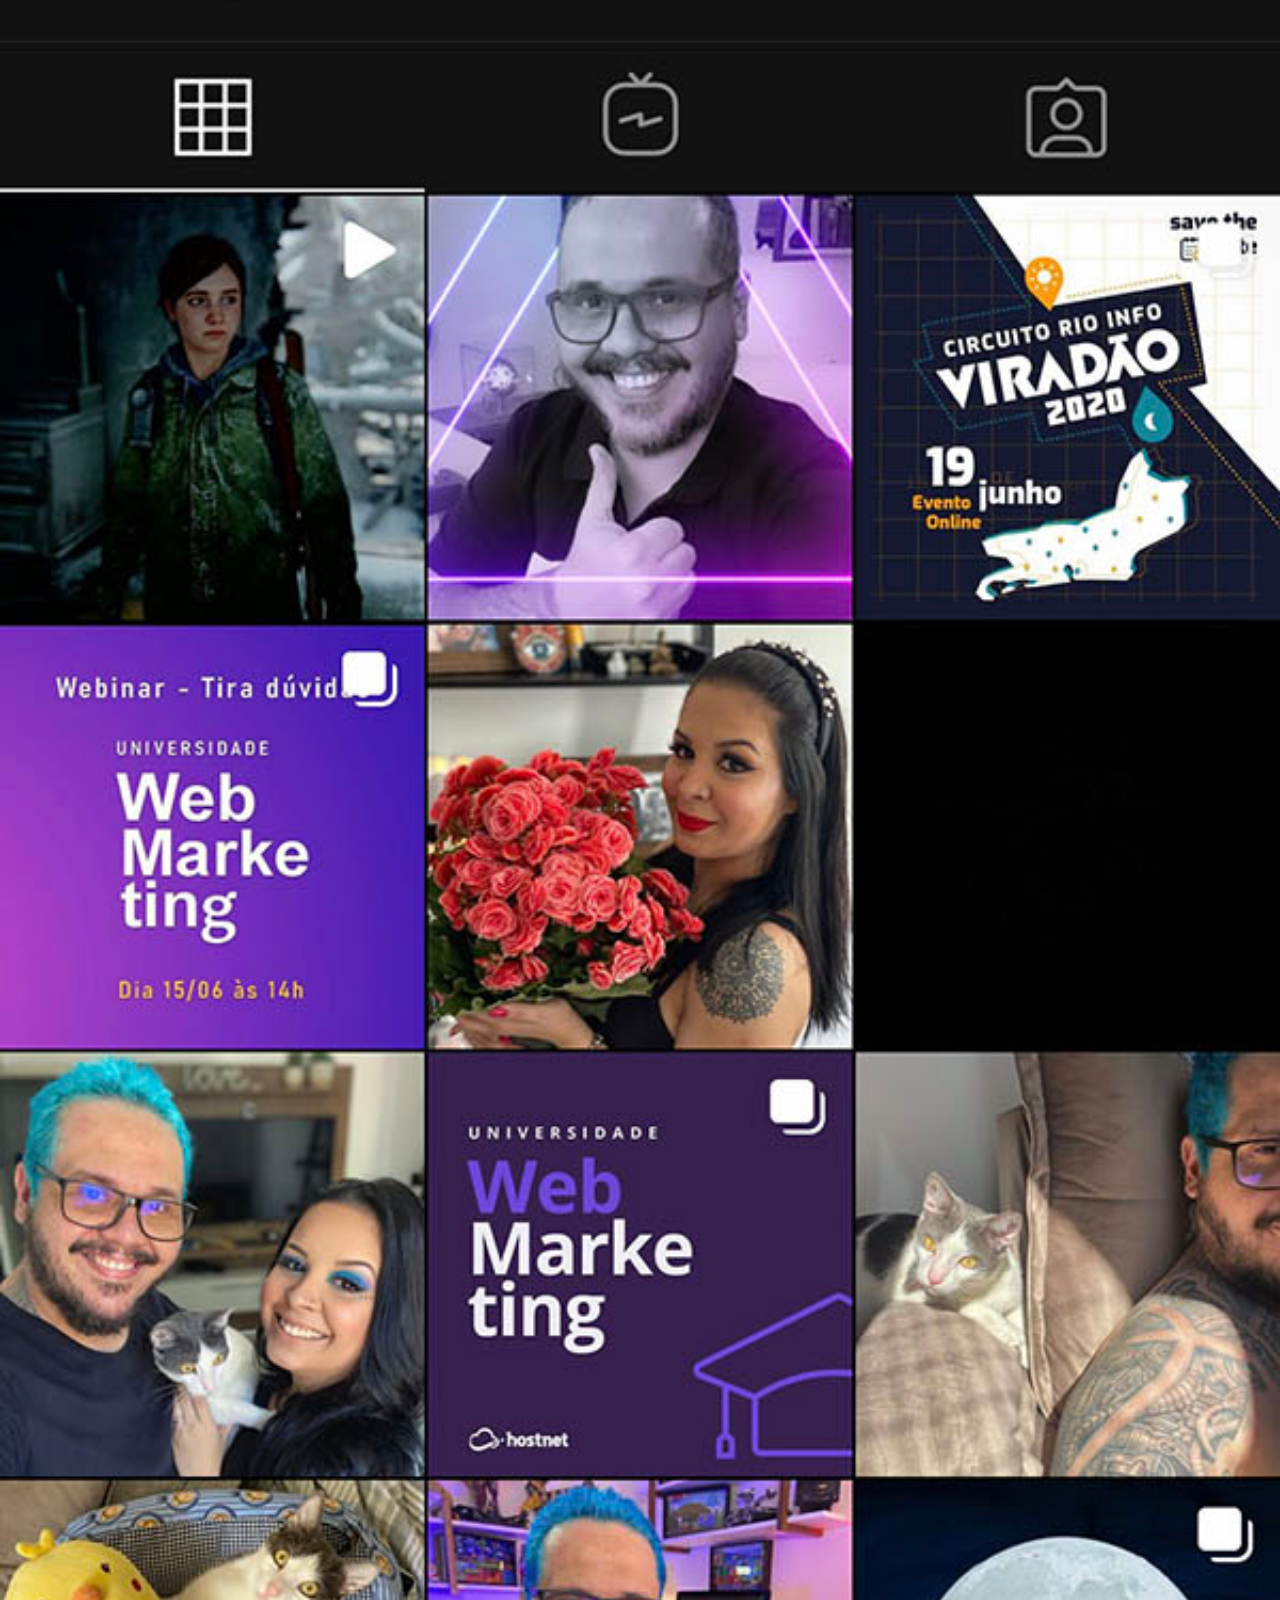
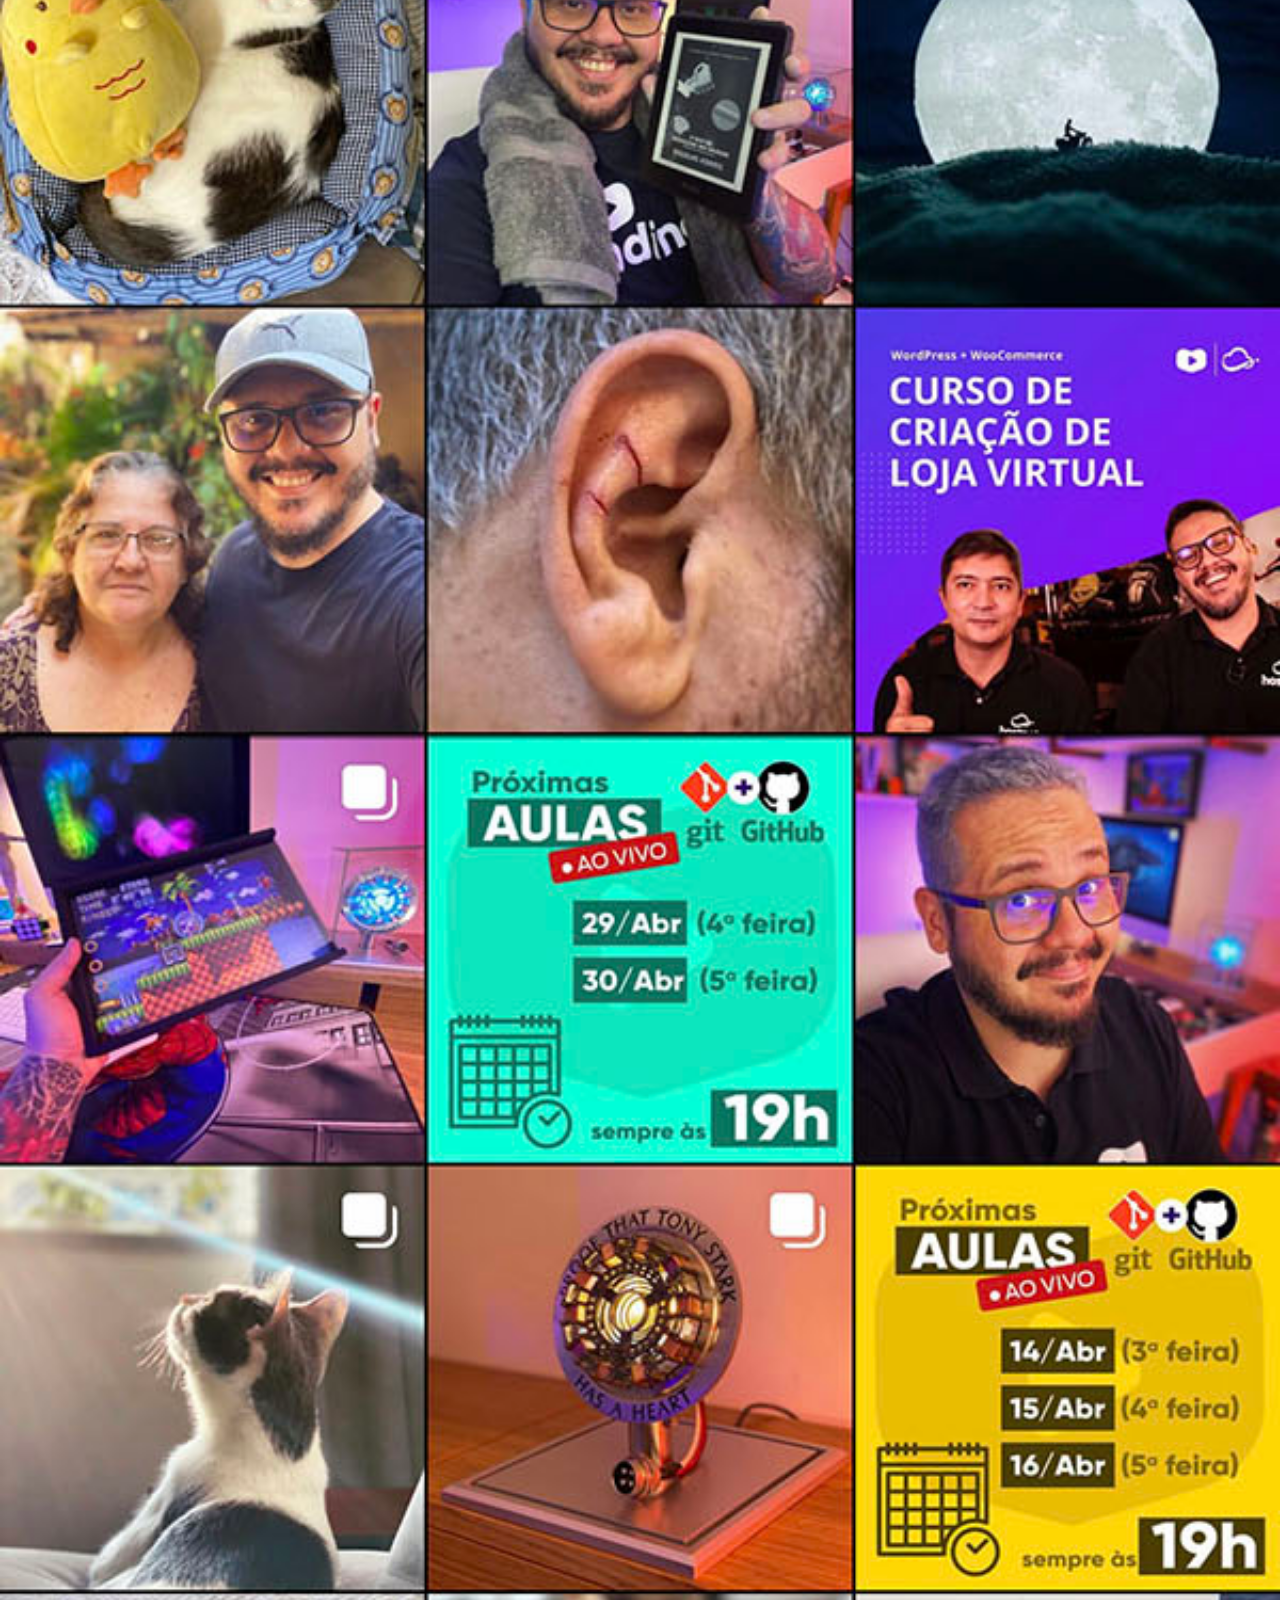
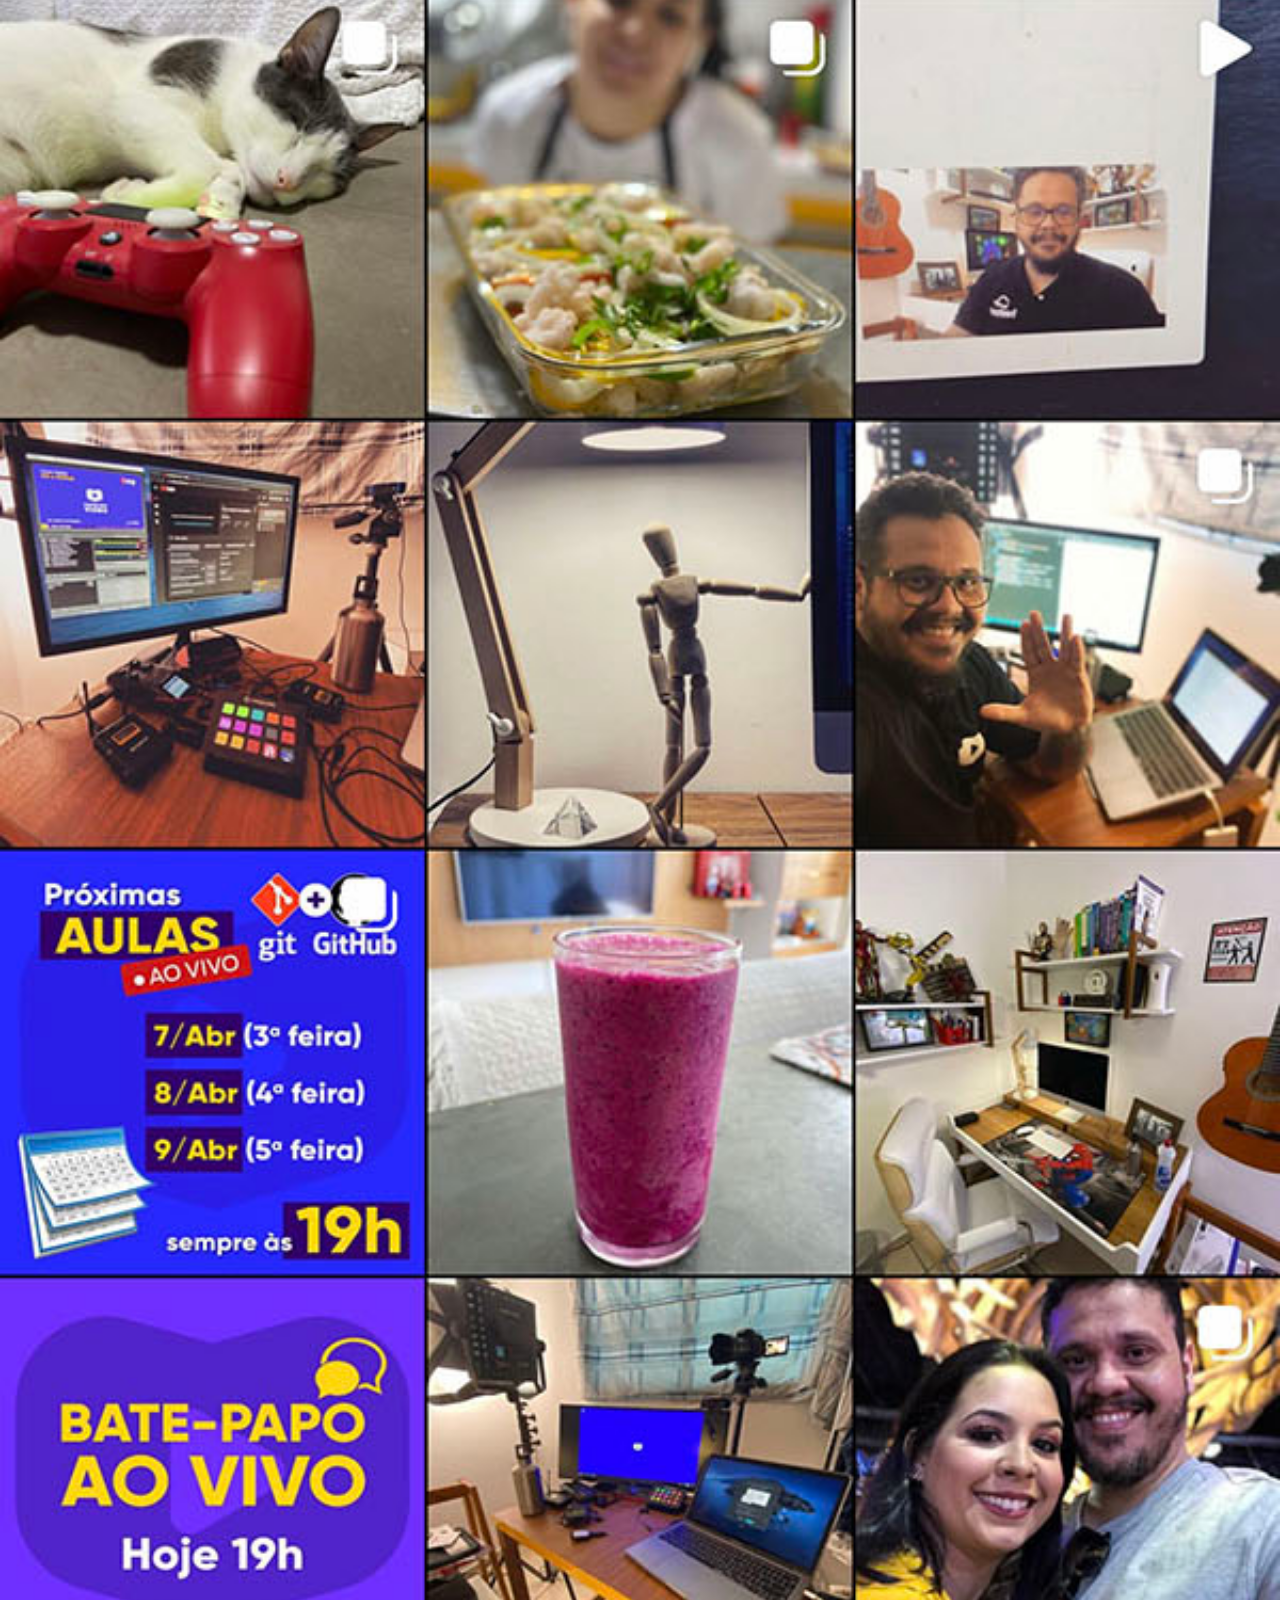
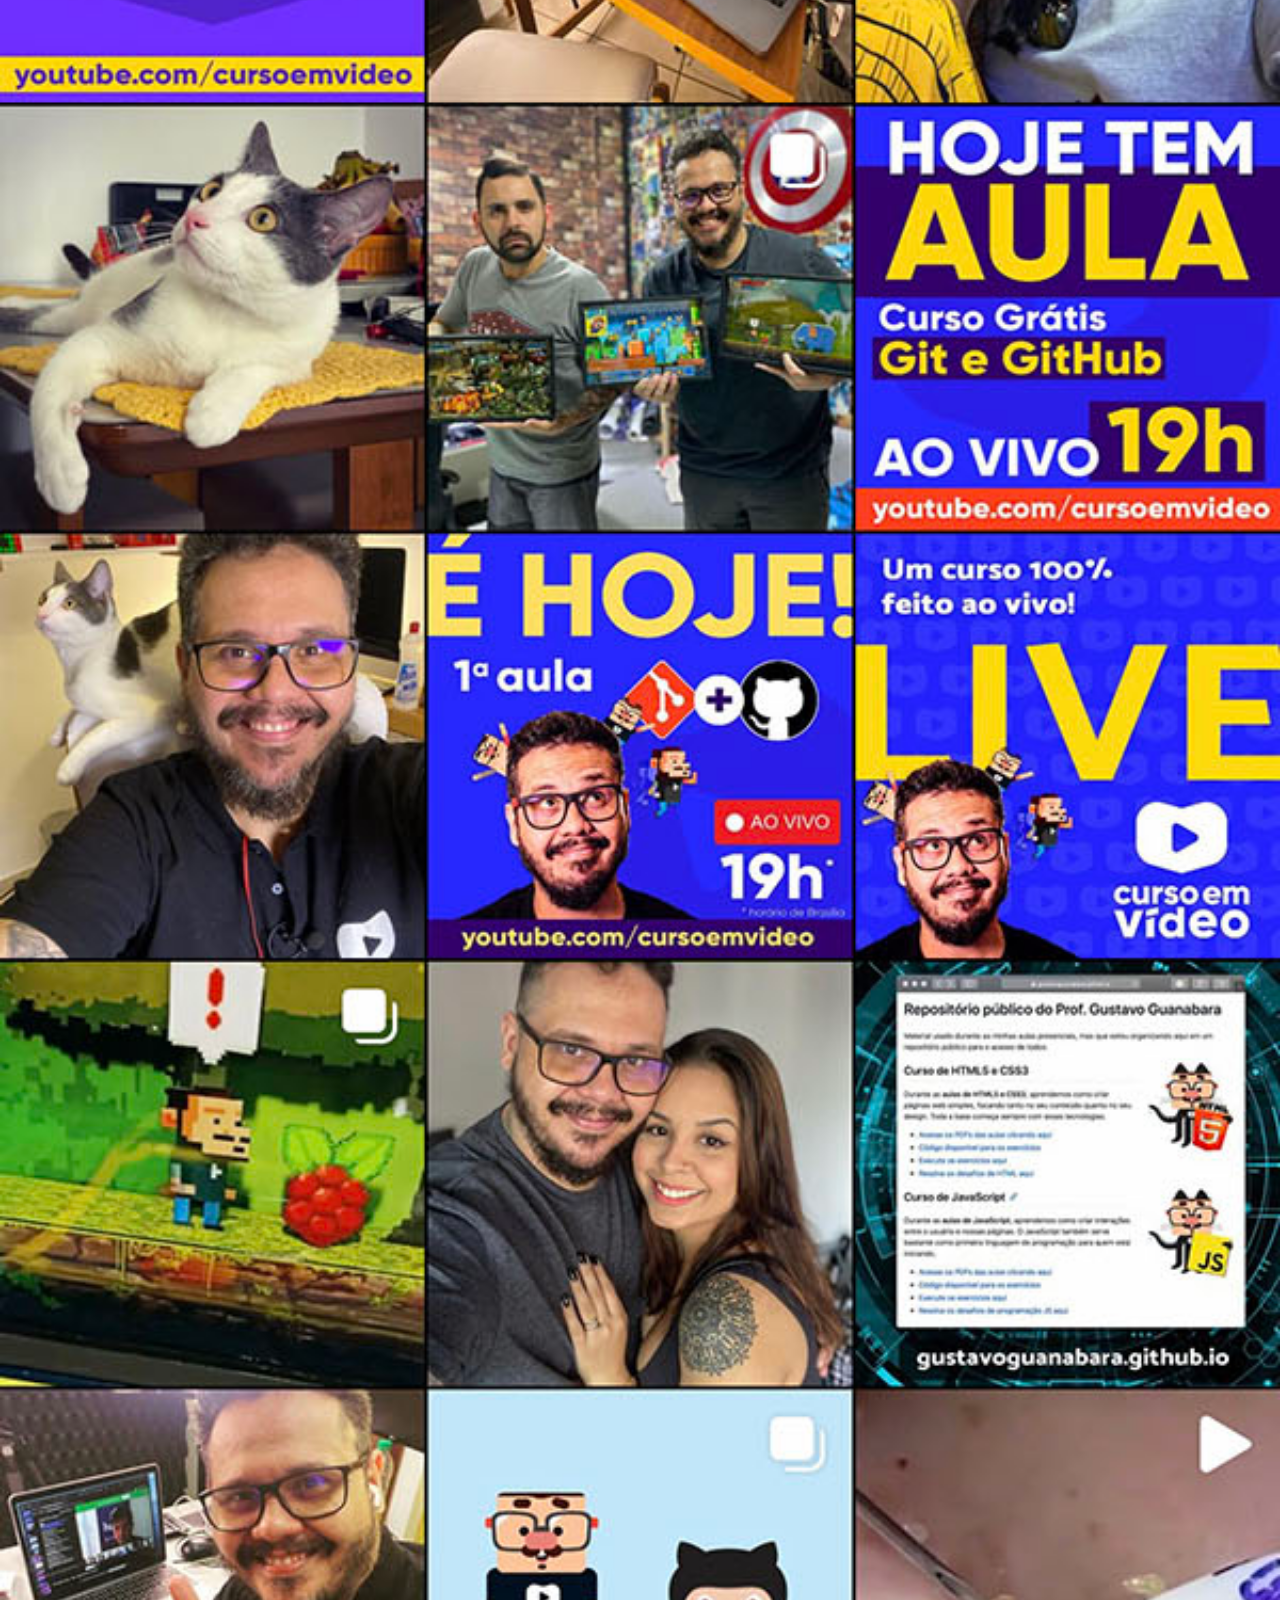
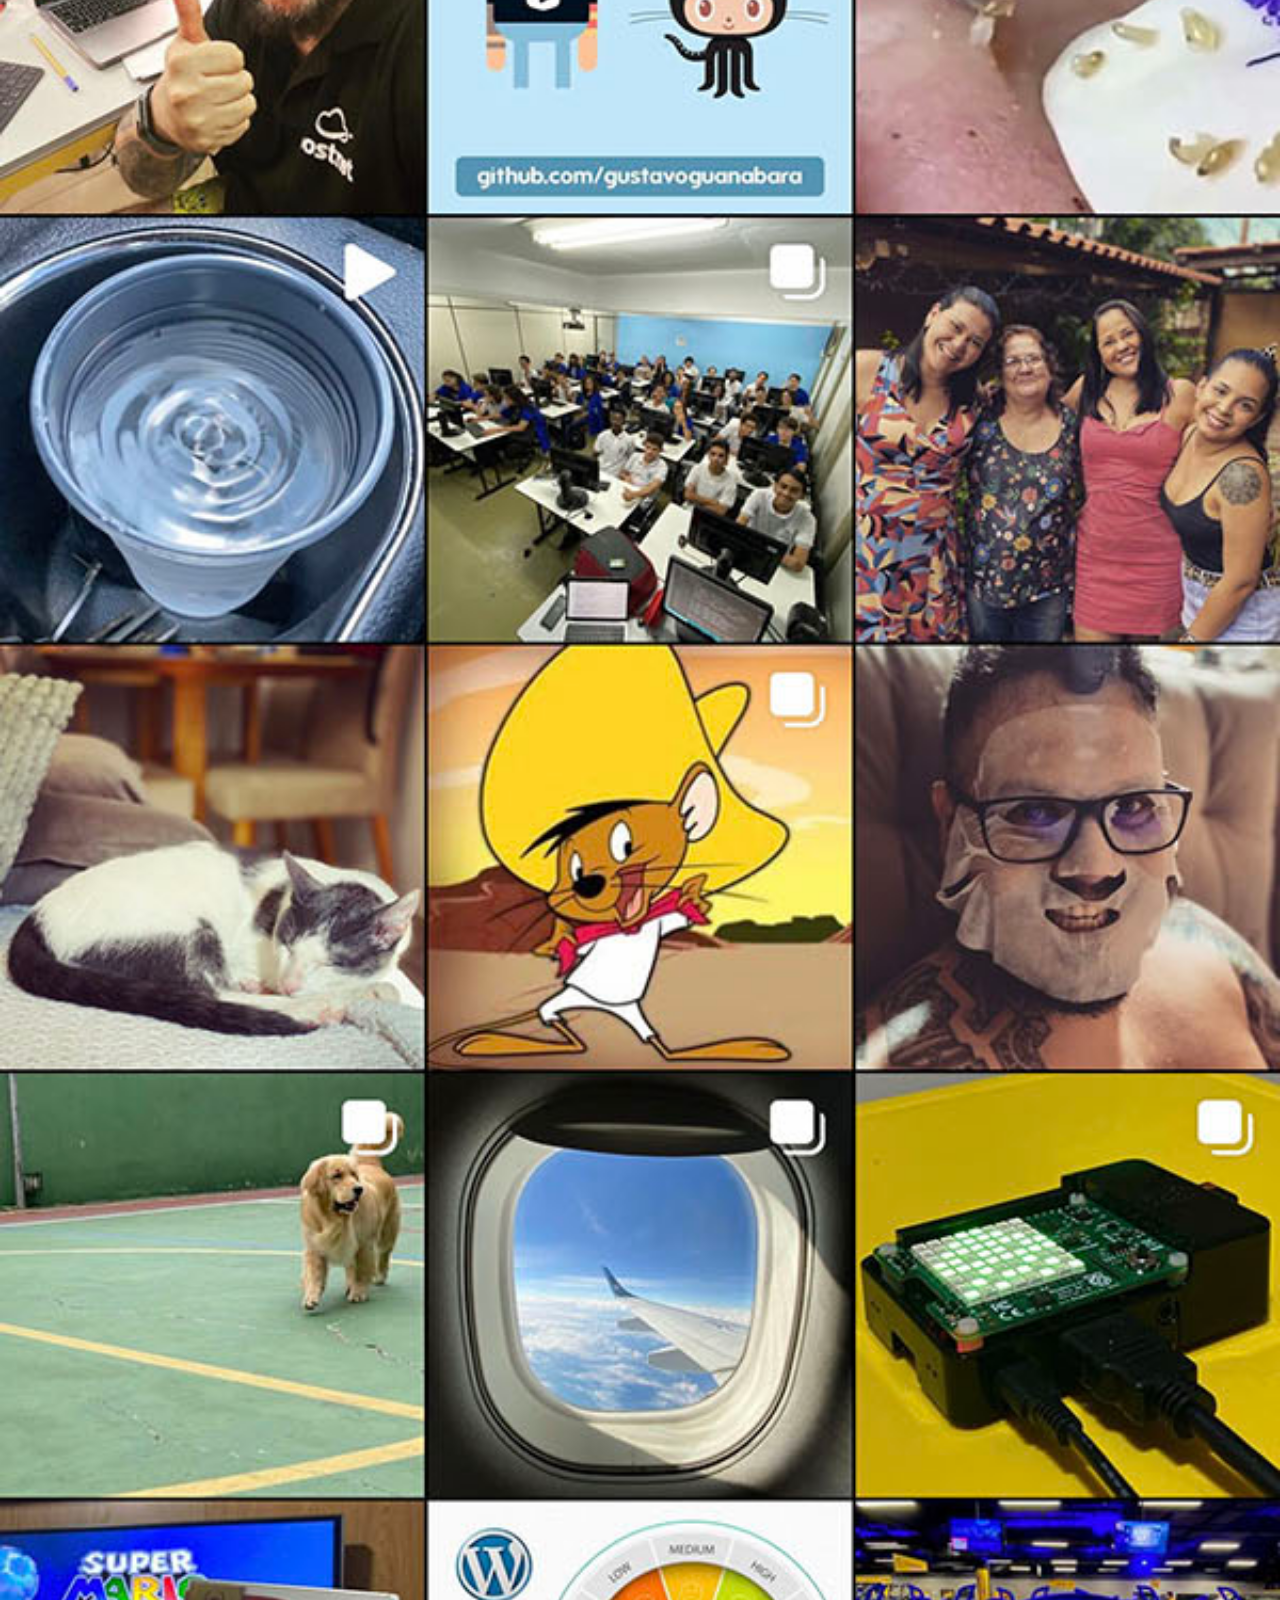
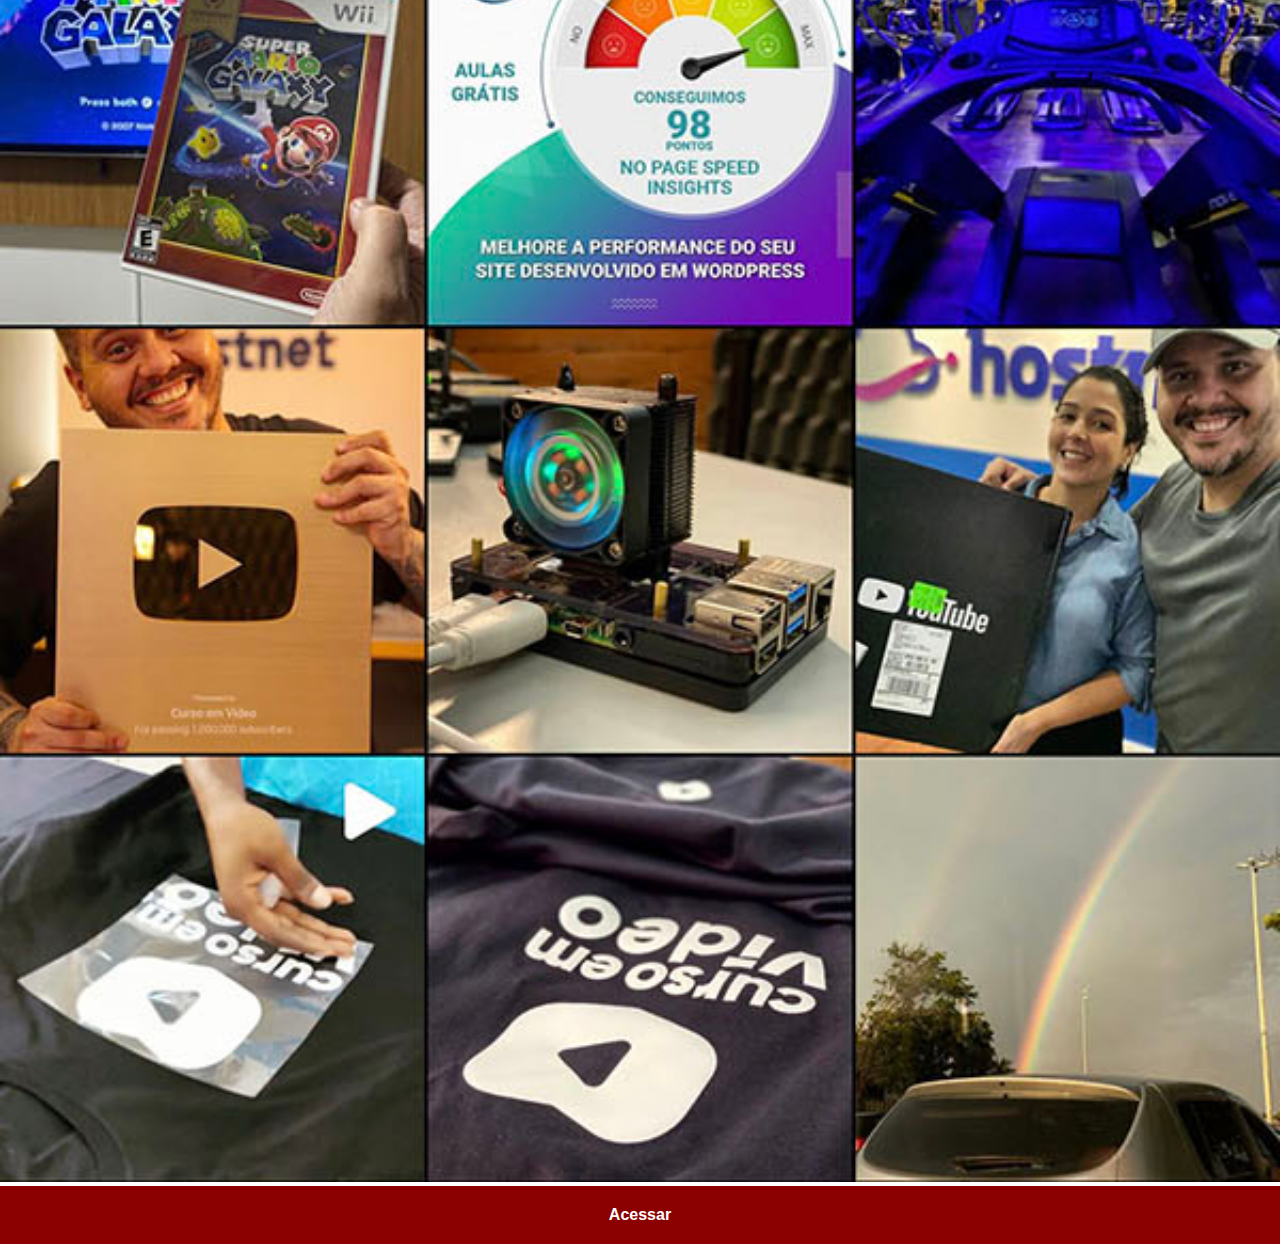
<file: instagram.html>
<!DOCTYPE html>
<html lang="pt-br">
<head>
    <meta charset="UTF-8">
    <meta name="viewport" content="width=device-width, initial-scale=1.0">
    <title>Instagram</title>
    <link rel="stylesheet" href="estilos/novo.css">
</head>
<body>
    <img src="imagens/tela-instagram.jpg" alt="Instagram">
    <a href="https://www.instagram.com/gyl_souz4x/?igsh=MXY3dHprZnppZmUwYQ%3D%3D#" target="_blank">Acessar</a>
</body>
</html>
</file>
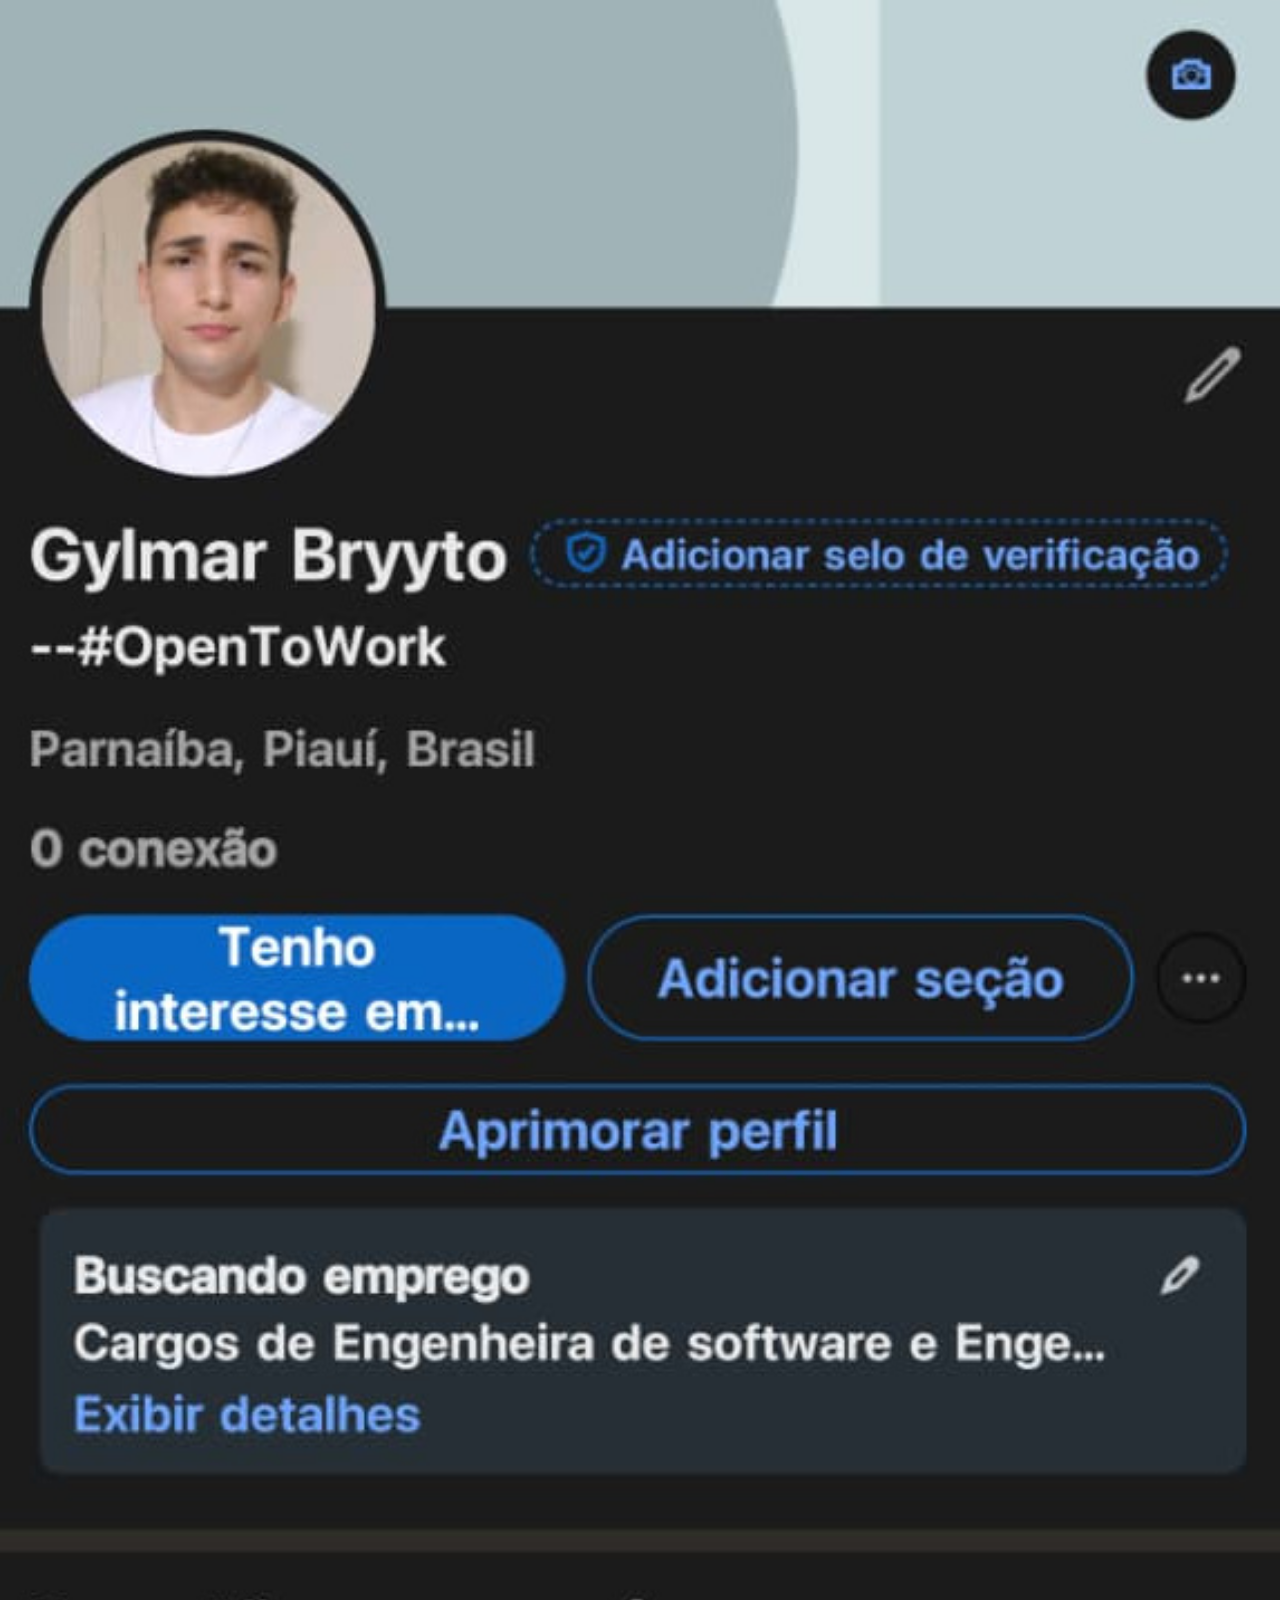
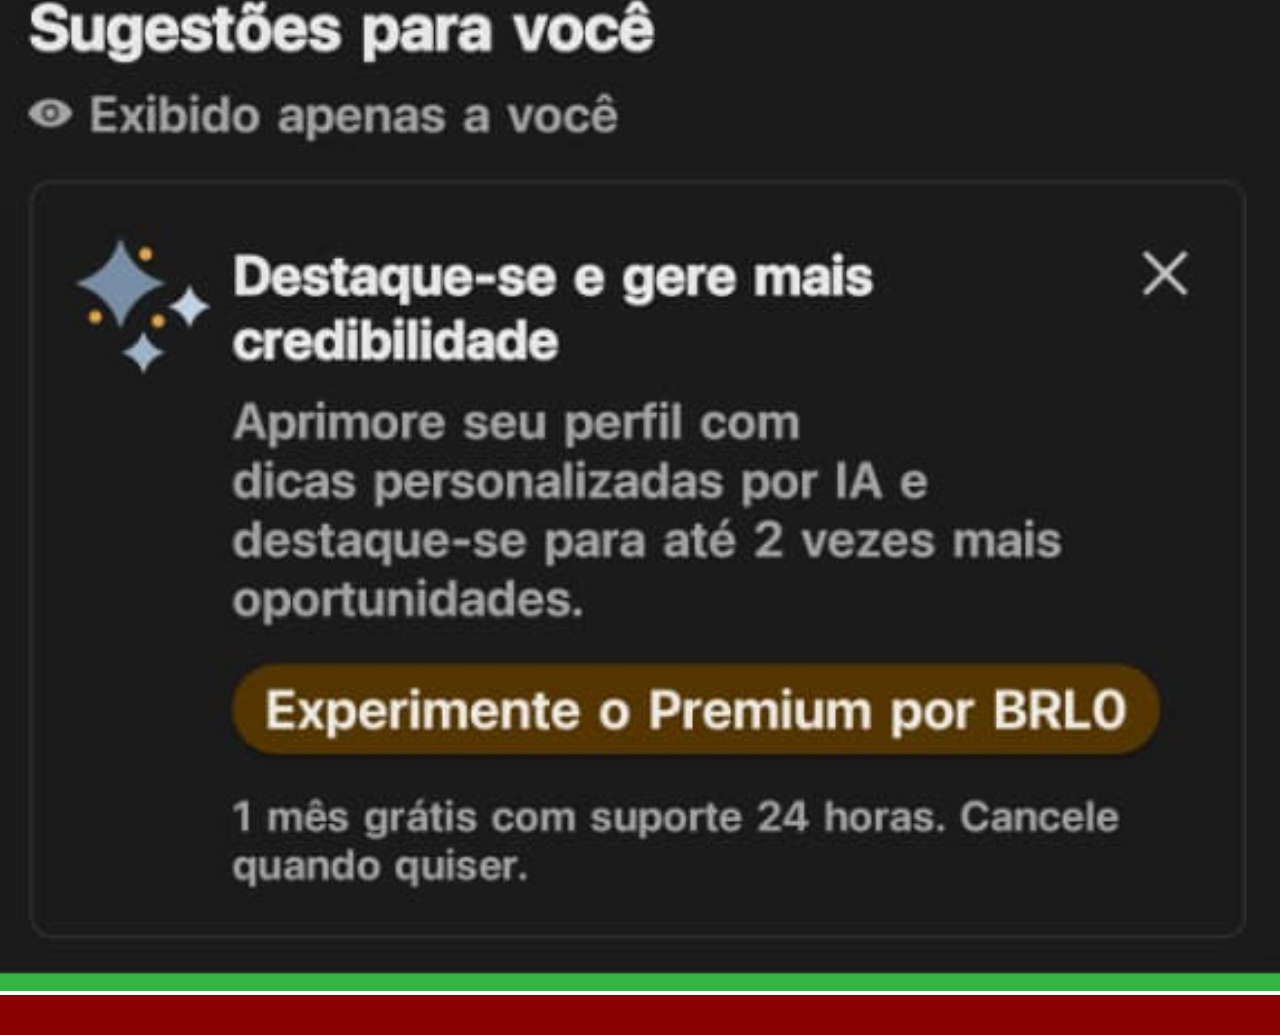
<file: linkedin.html>
<!DOCTYPE html>
<html lang="pt-br">
<head>
    <meta charset="UTF-8">
    <meta name="viewport" content="width=device-width, initial-scale=1.0">
    <title>Facebook</title>
    <link rel="stylesheet" href="estilos/novo.css">
</head>
<body>
    <img src="imagens/tela-linkedin.jpg" alt="Linkedin">
    <a href=""></a>
</body>
</html>
</file>
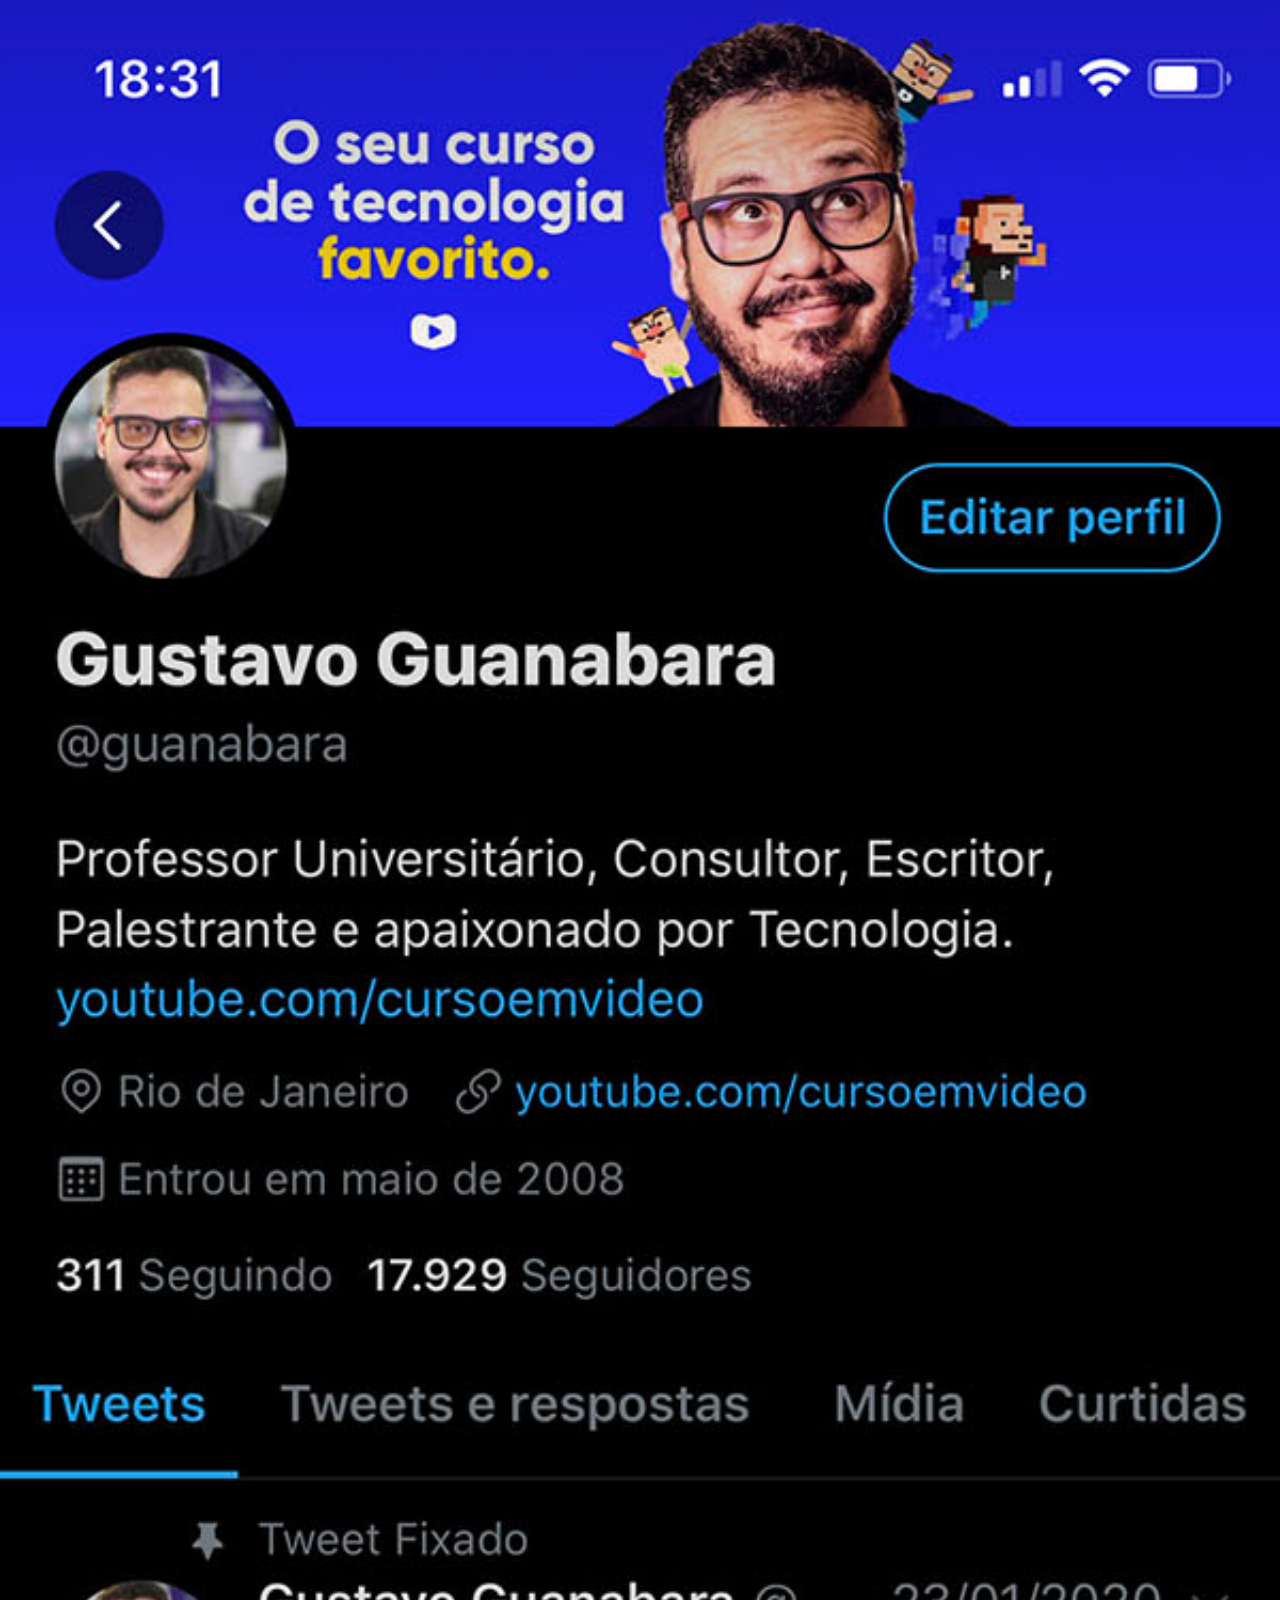
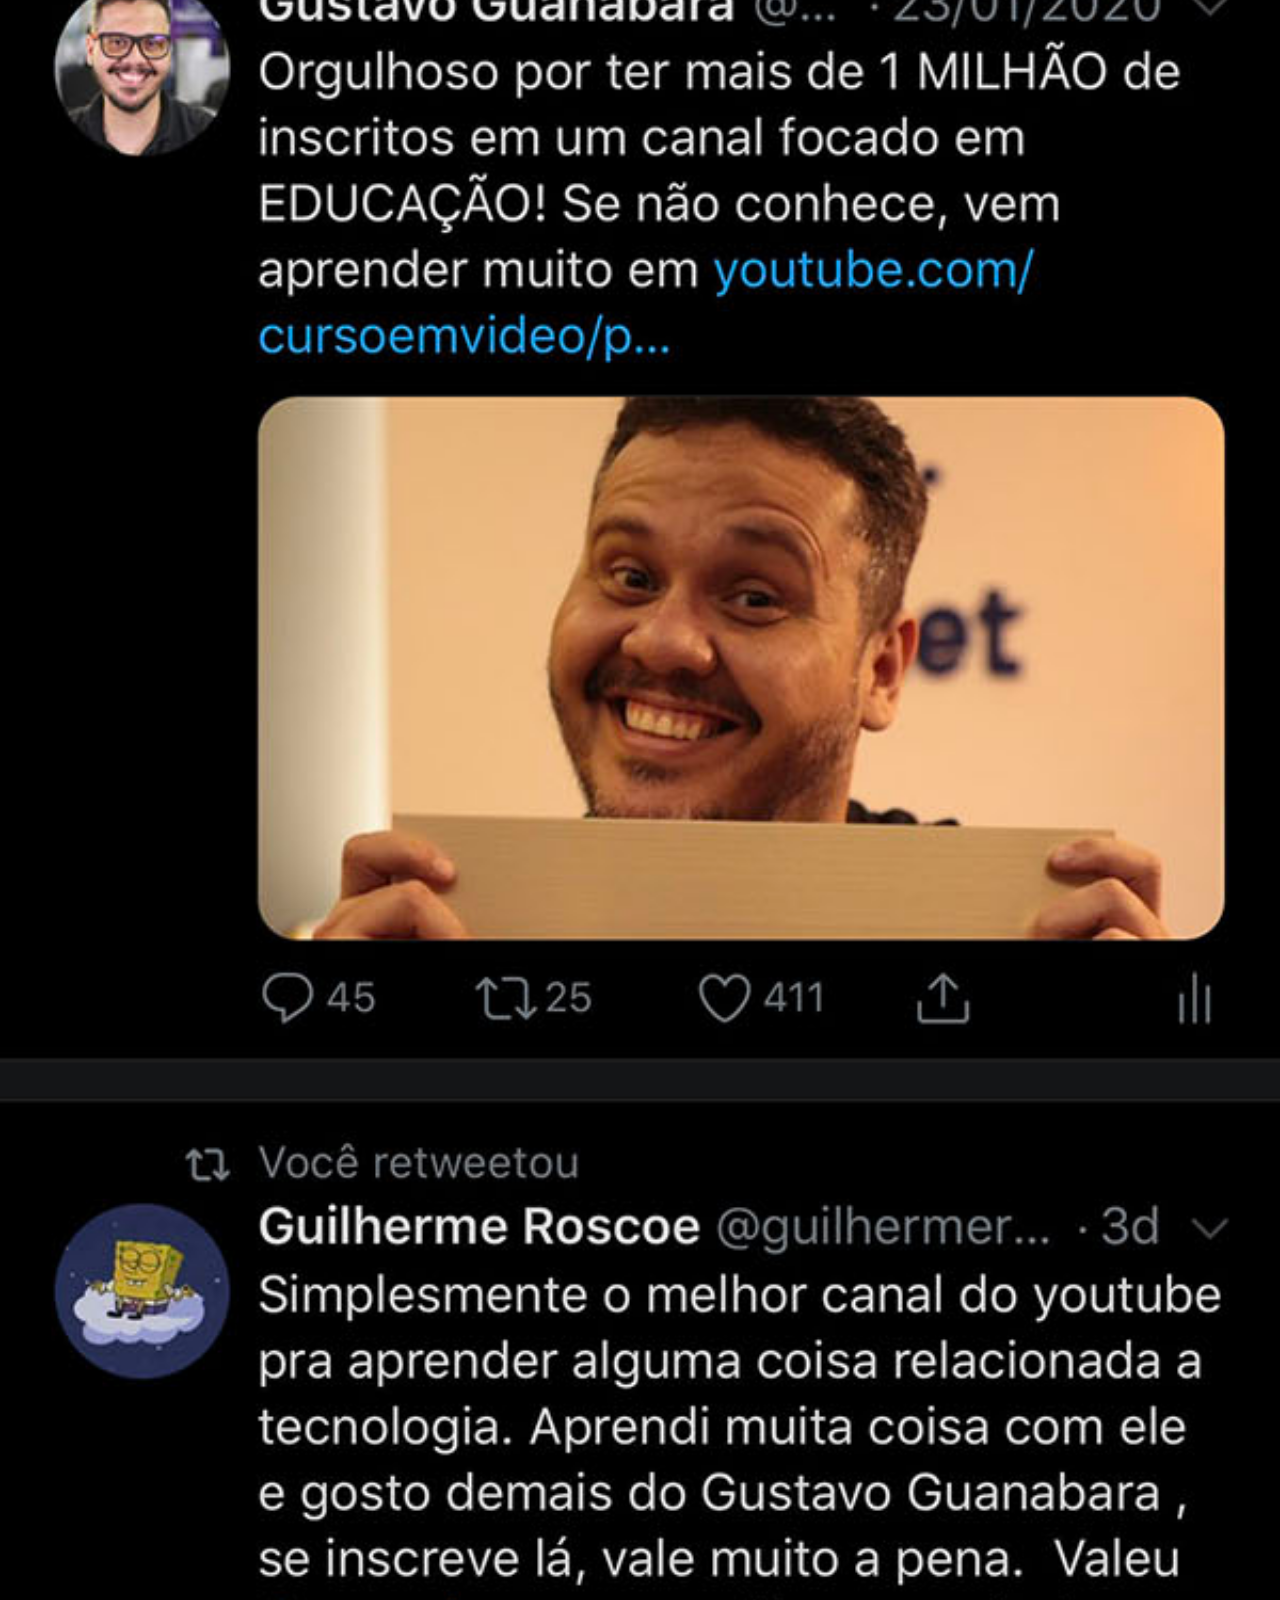
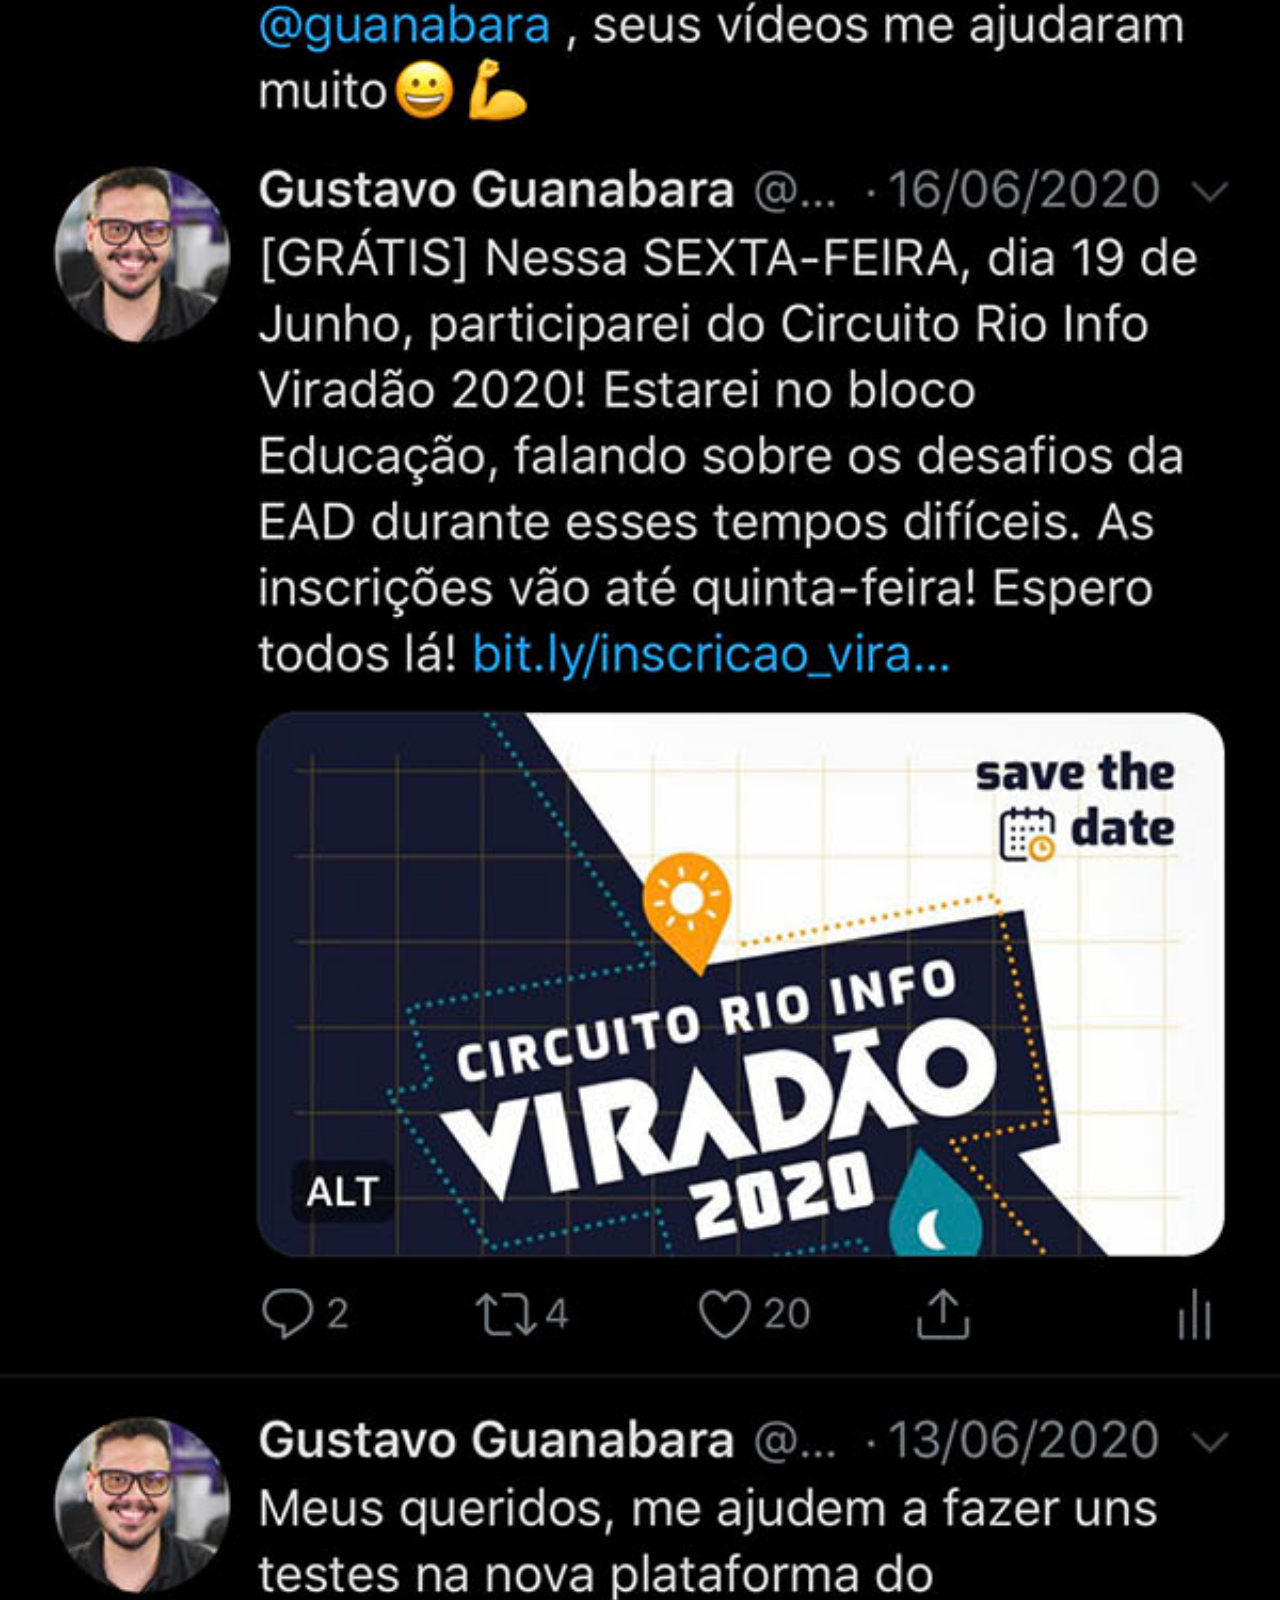
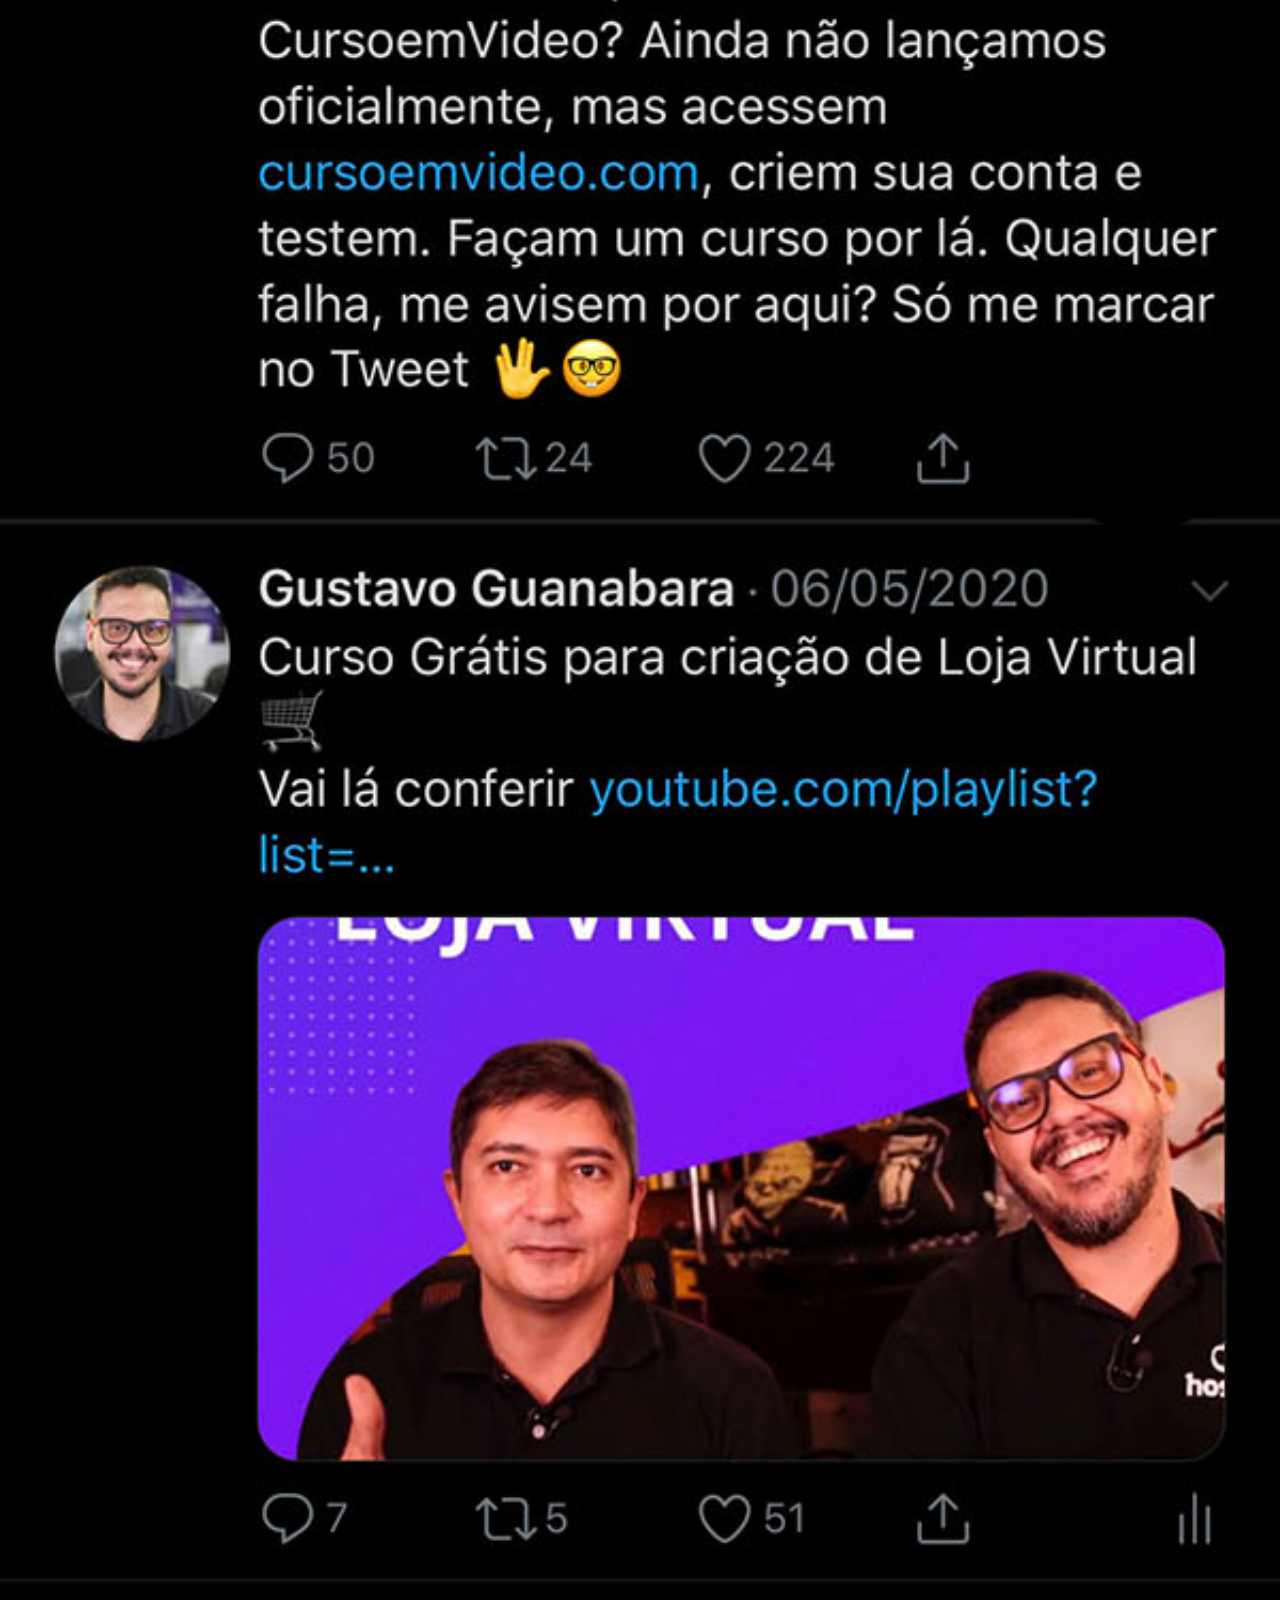
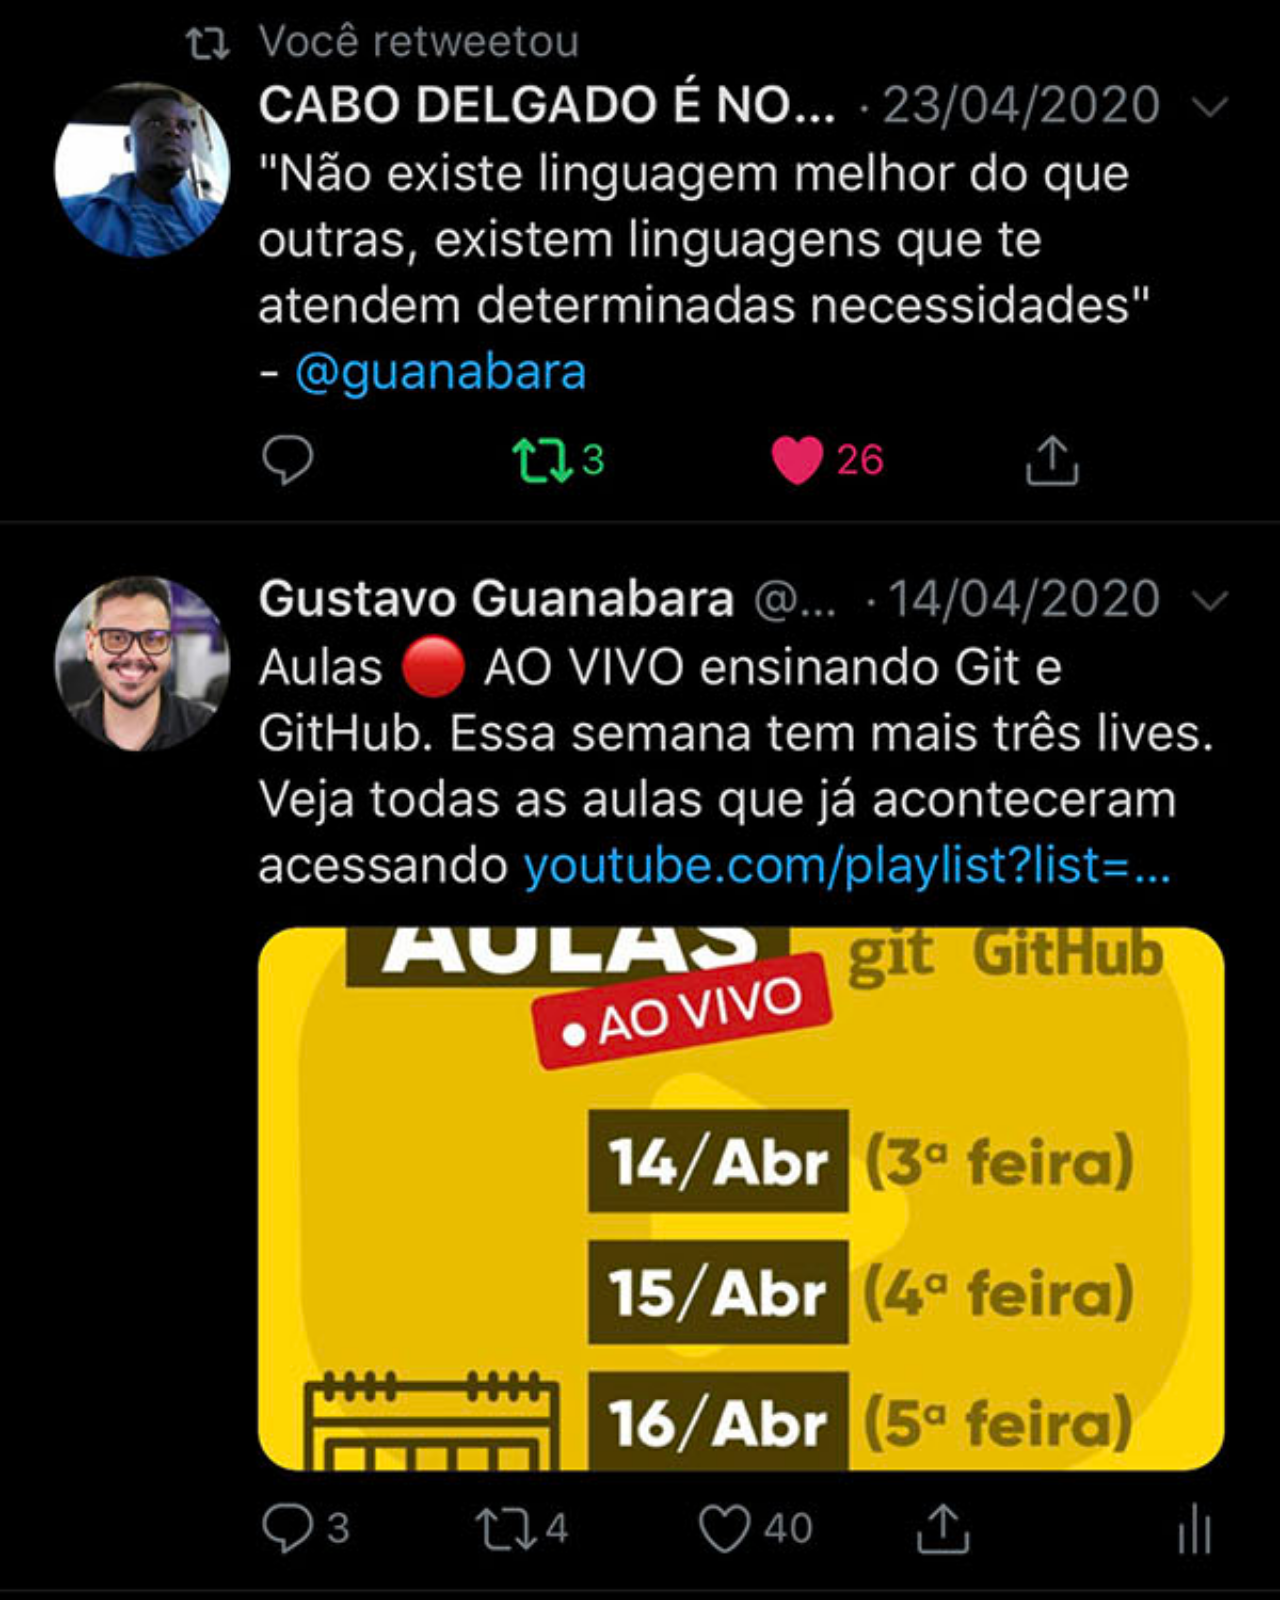
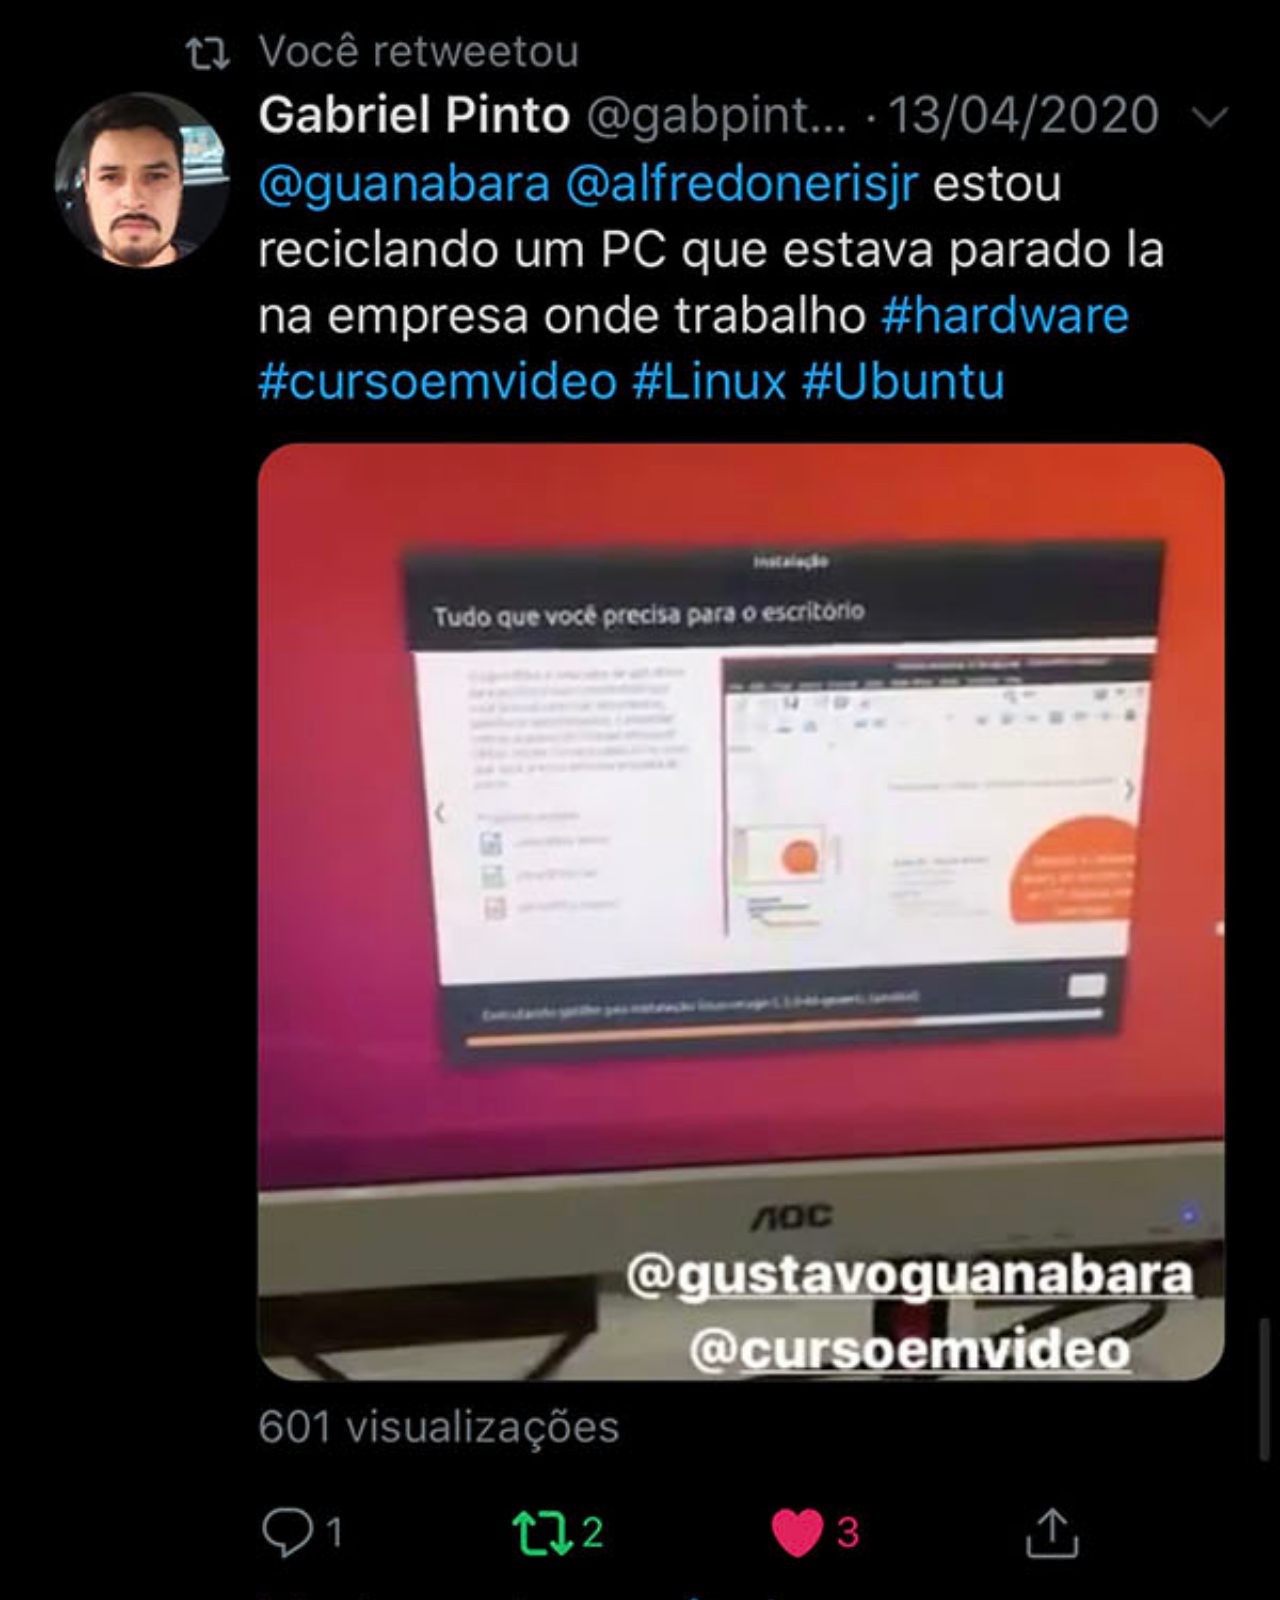
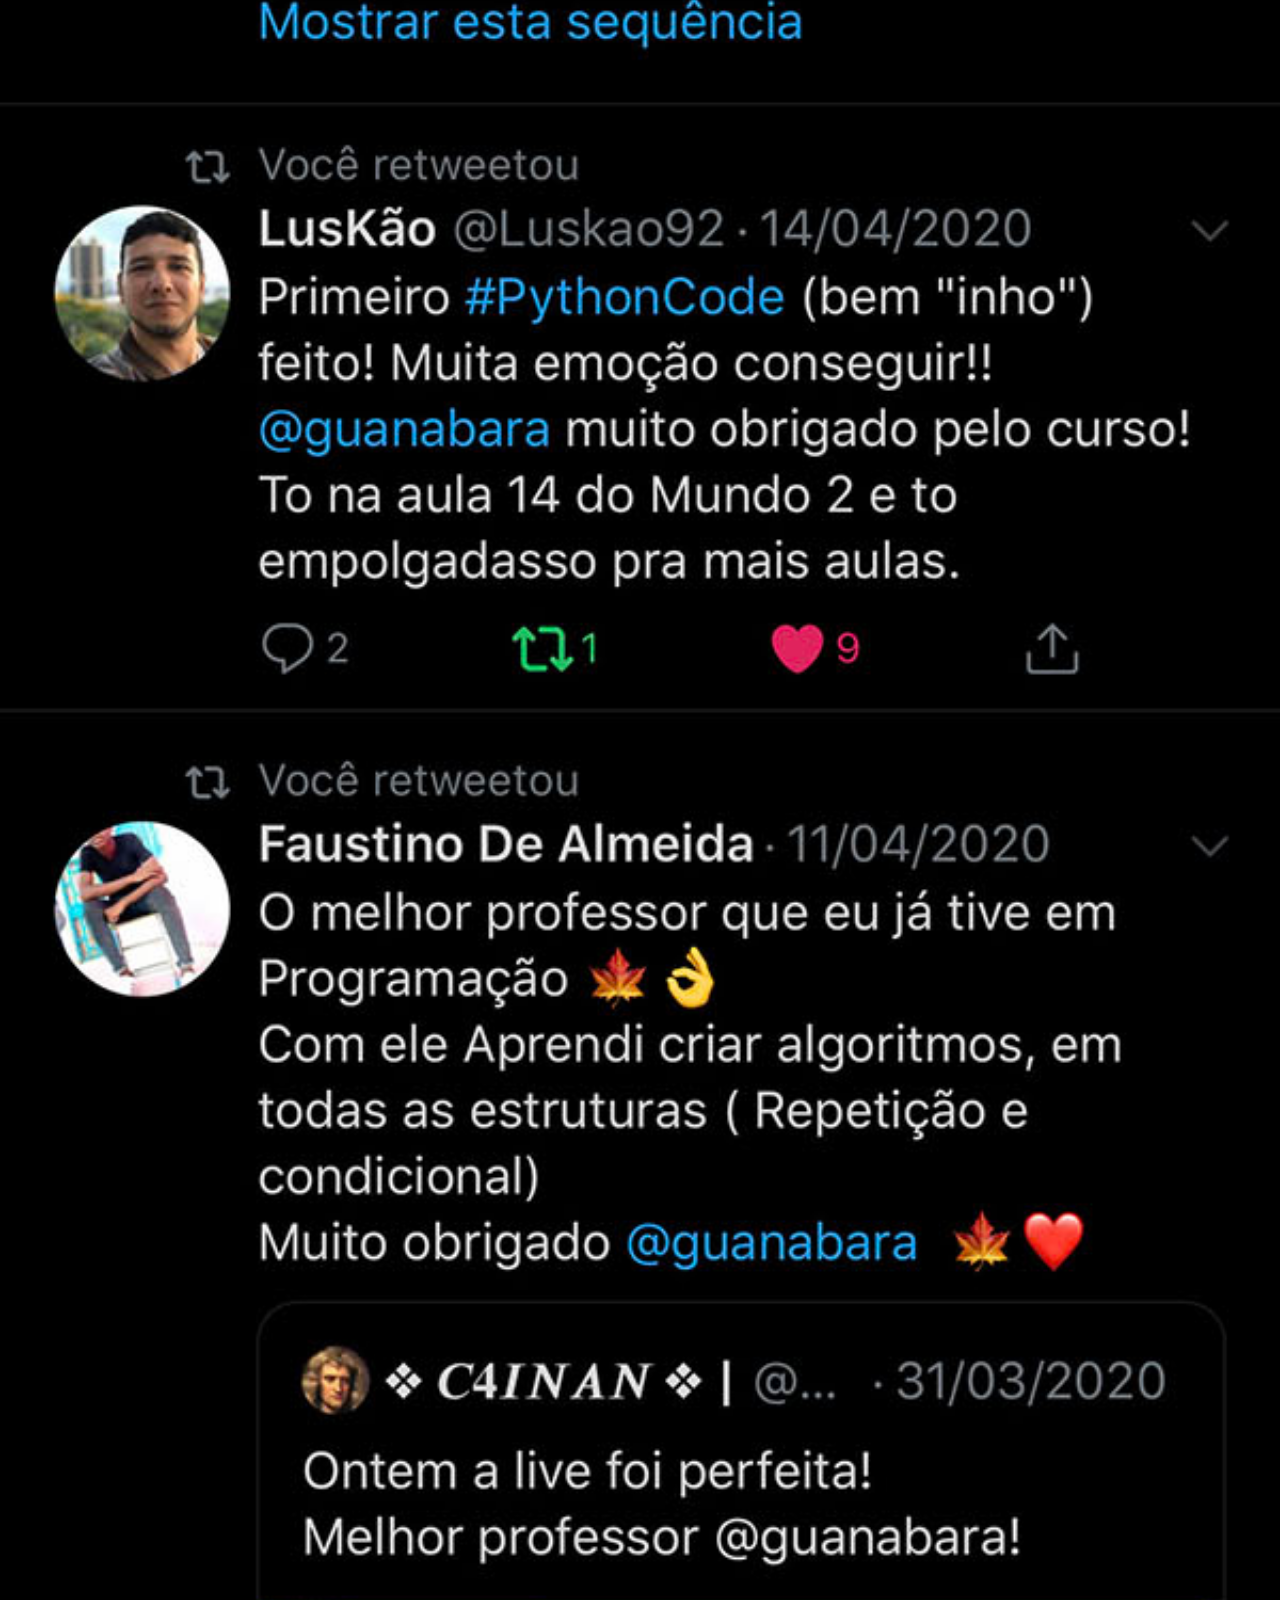
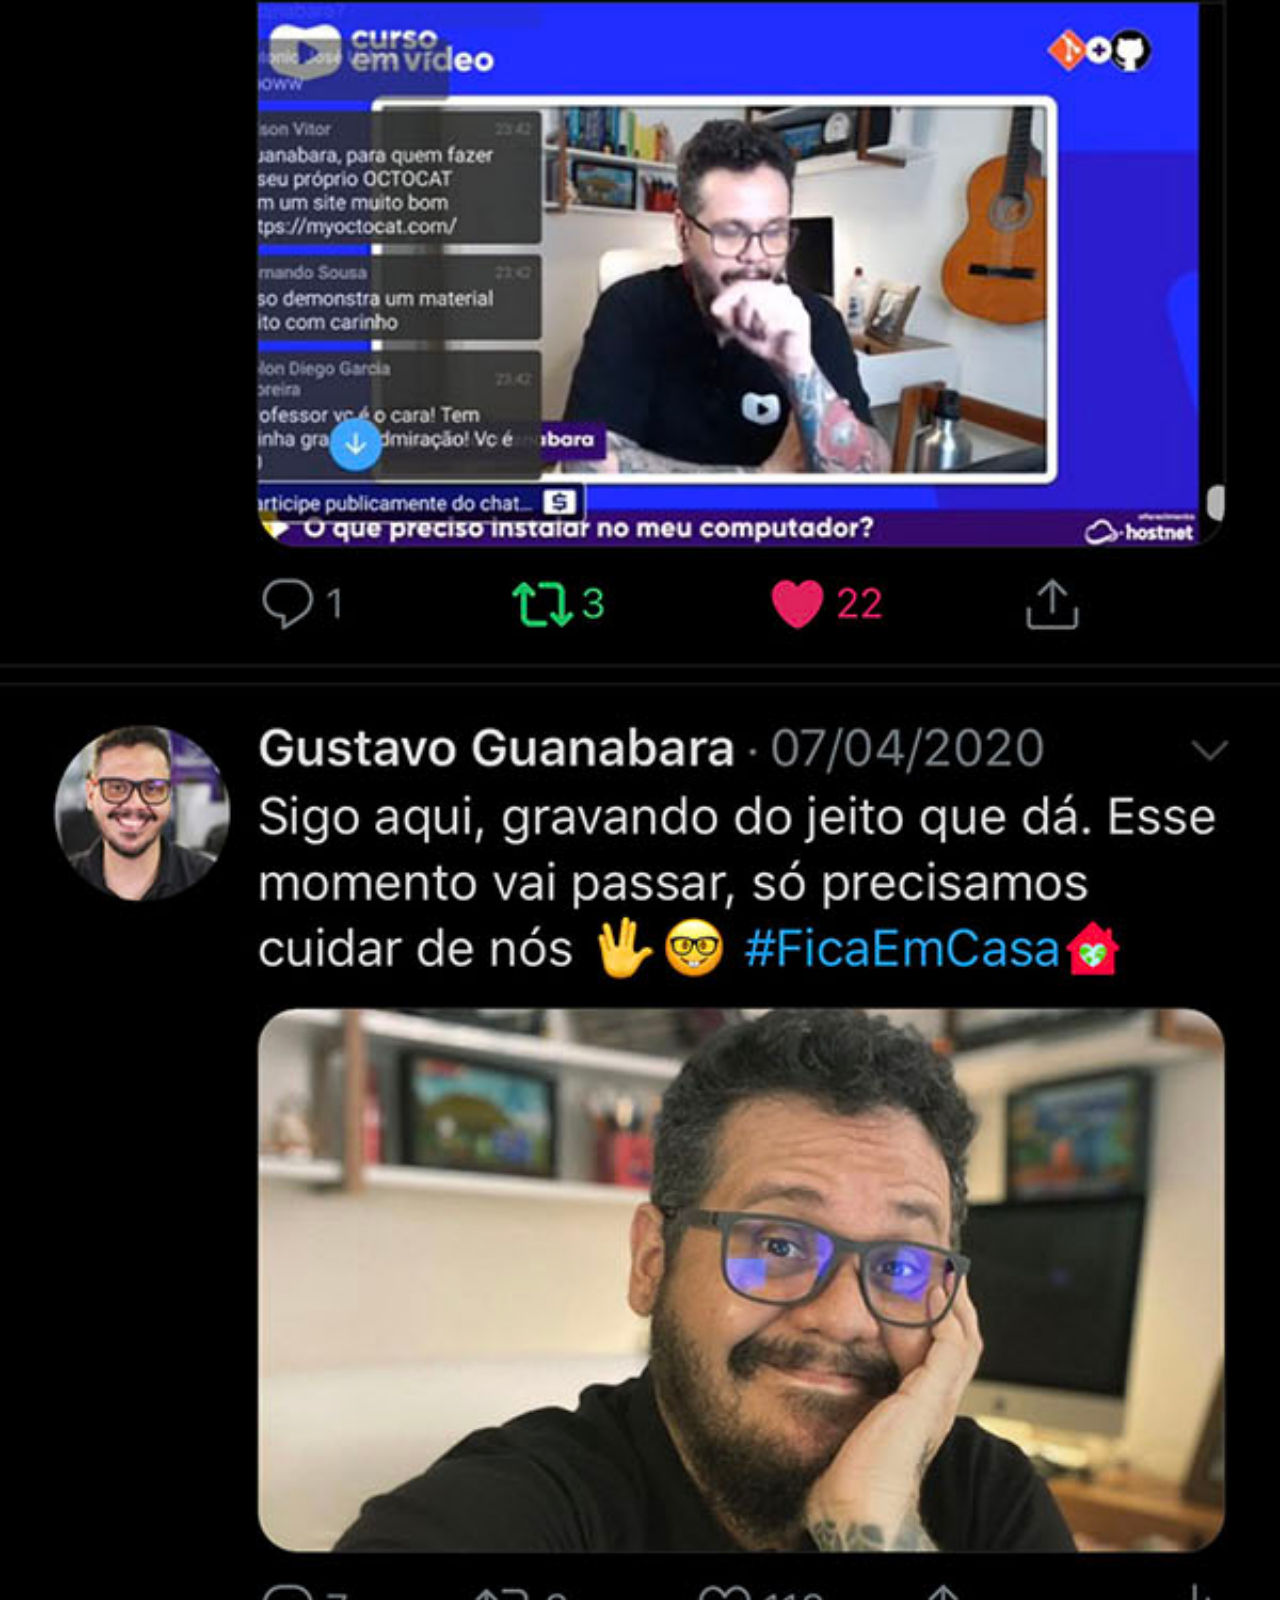
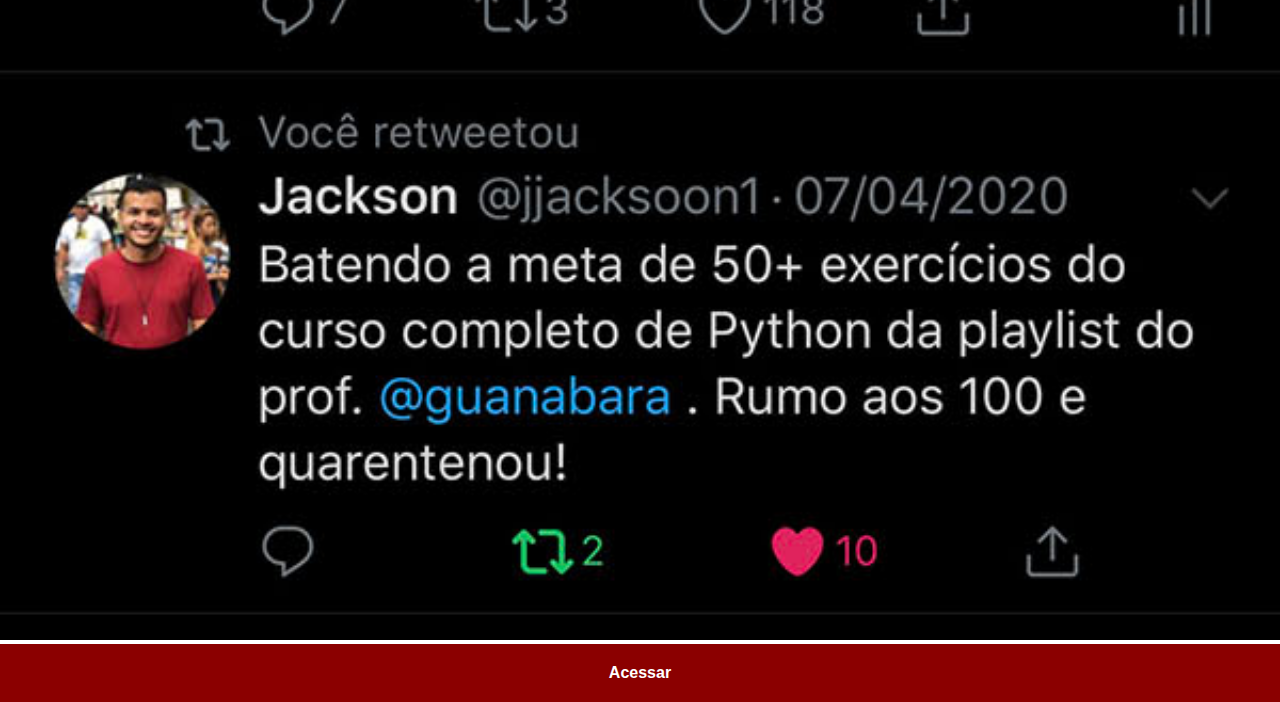
<file: twitter.html>
<!DOCTYPE html>
<html lang="pt-br">
<head>
    <meta charset="UTF-8">
    <meta name="viewport" content="width=device-width, initial-scale=1.0">
    <title>Twitter</title>
    <link rel="stylesheet" href="estilos/novo.css">
</head>
<body>
    <img src="imagens/tela-twitter.jpg" alt="Twitter">
    <a href="https://x.com/Souzx44">Acessar</a>
</body>
</html>
</file>
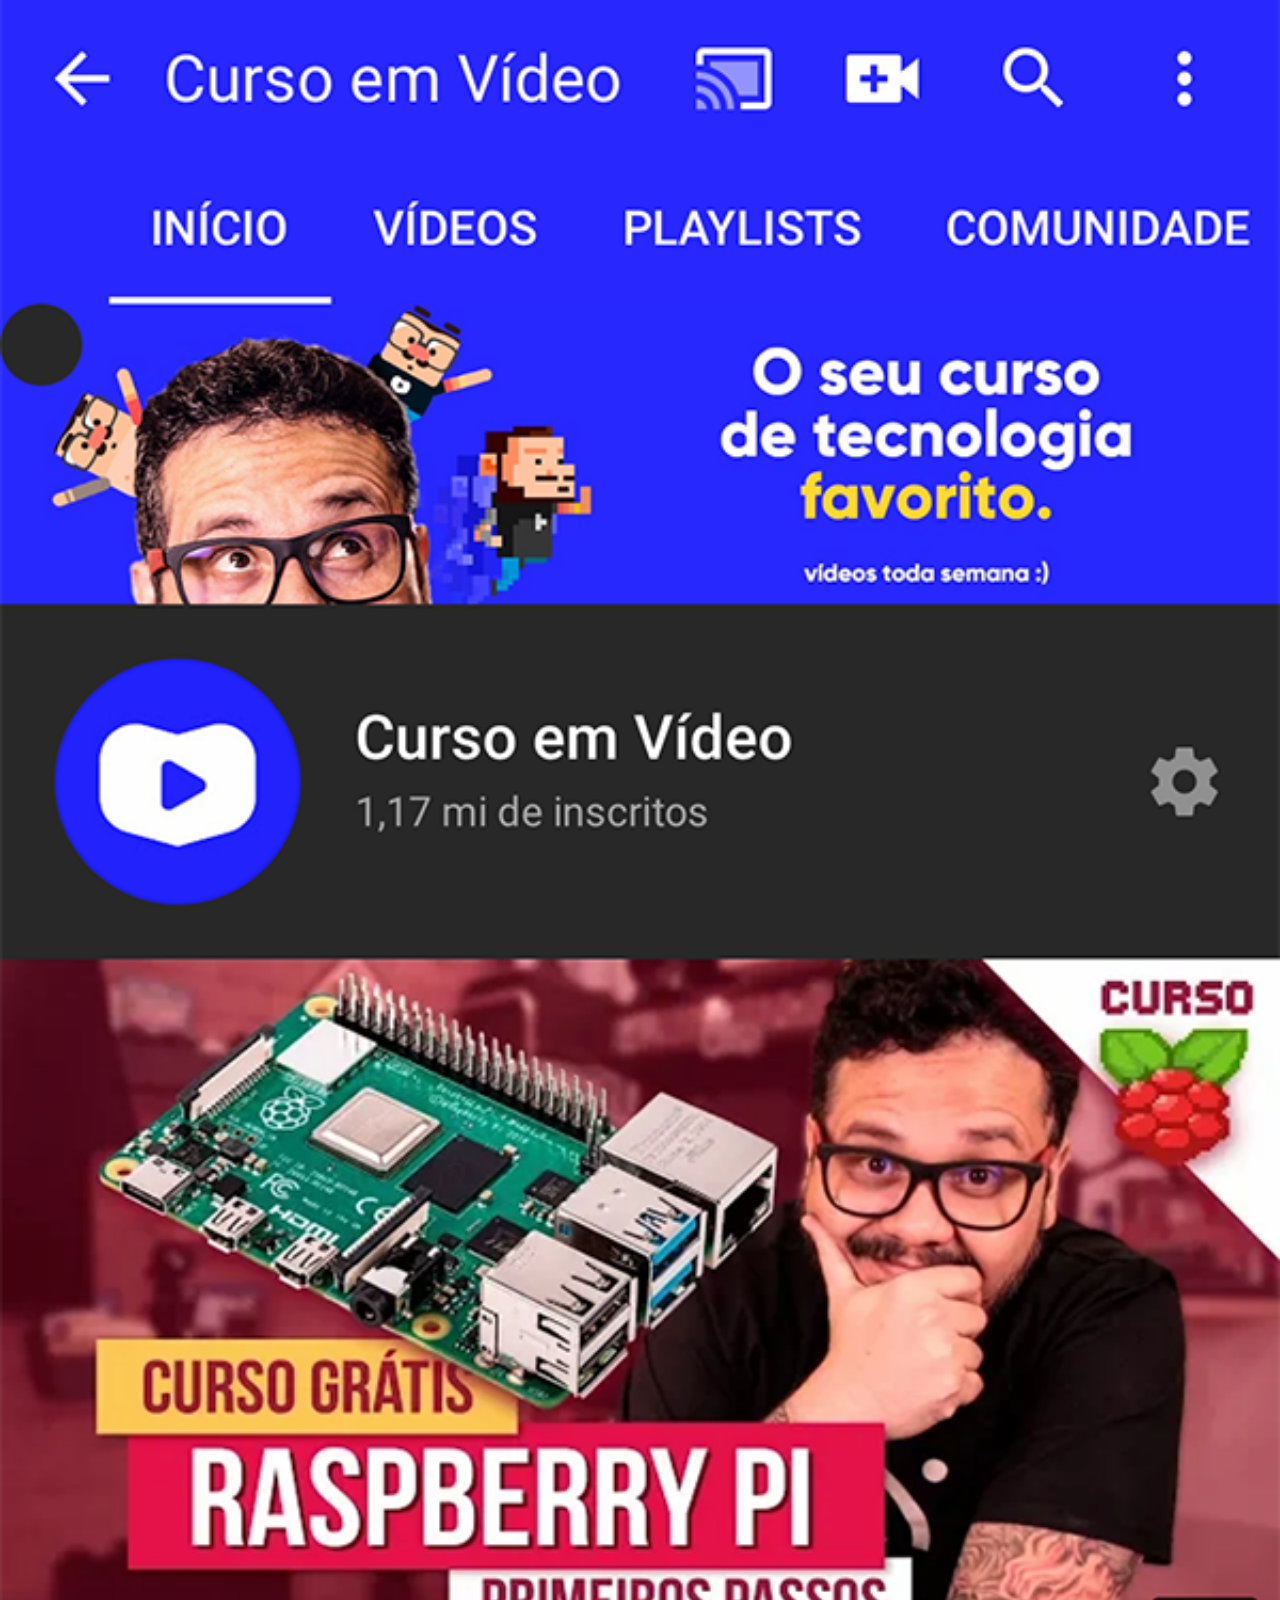
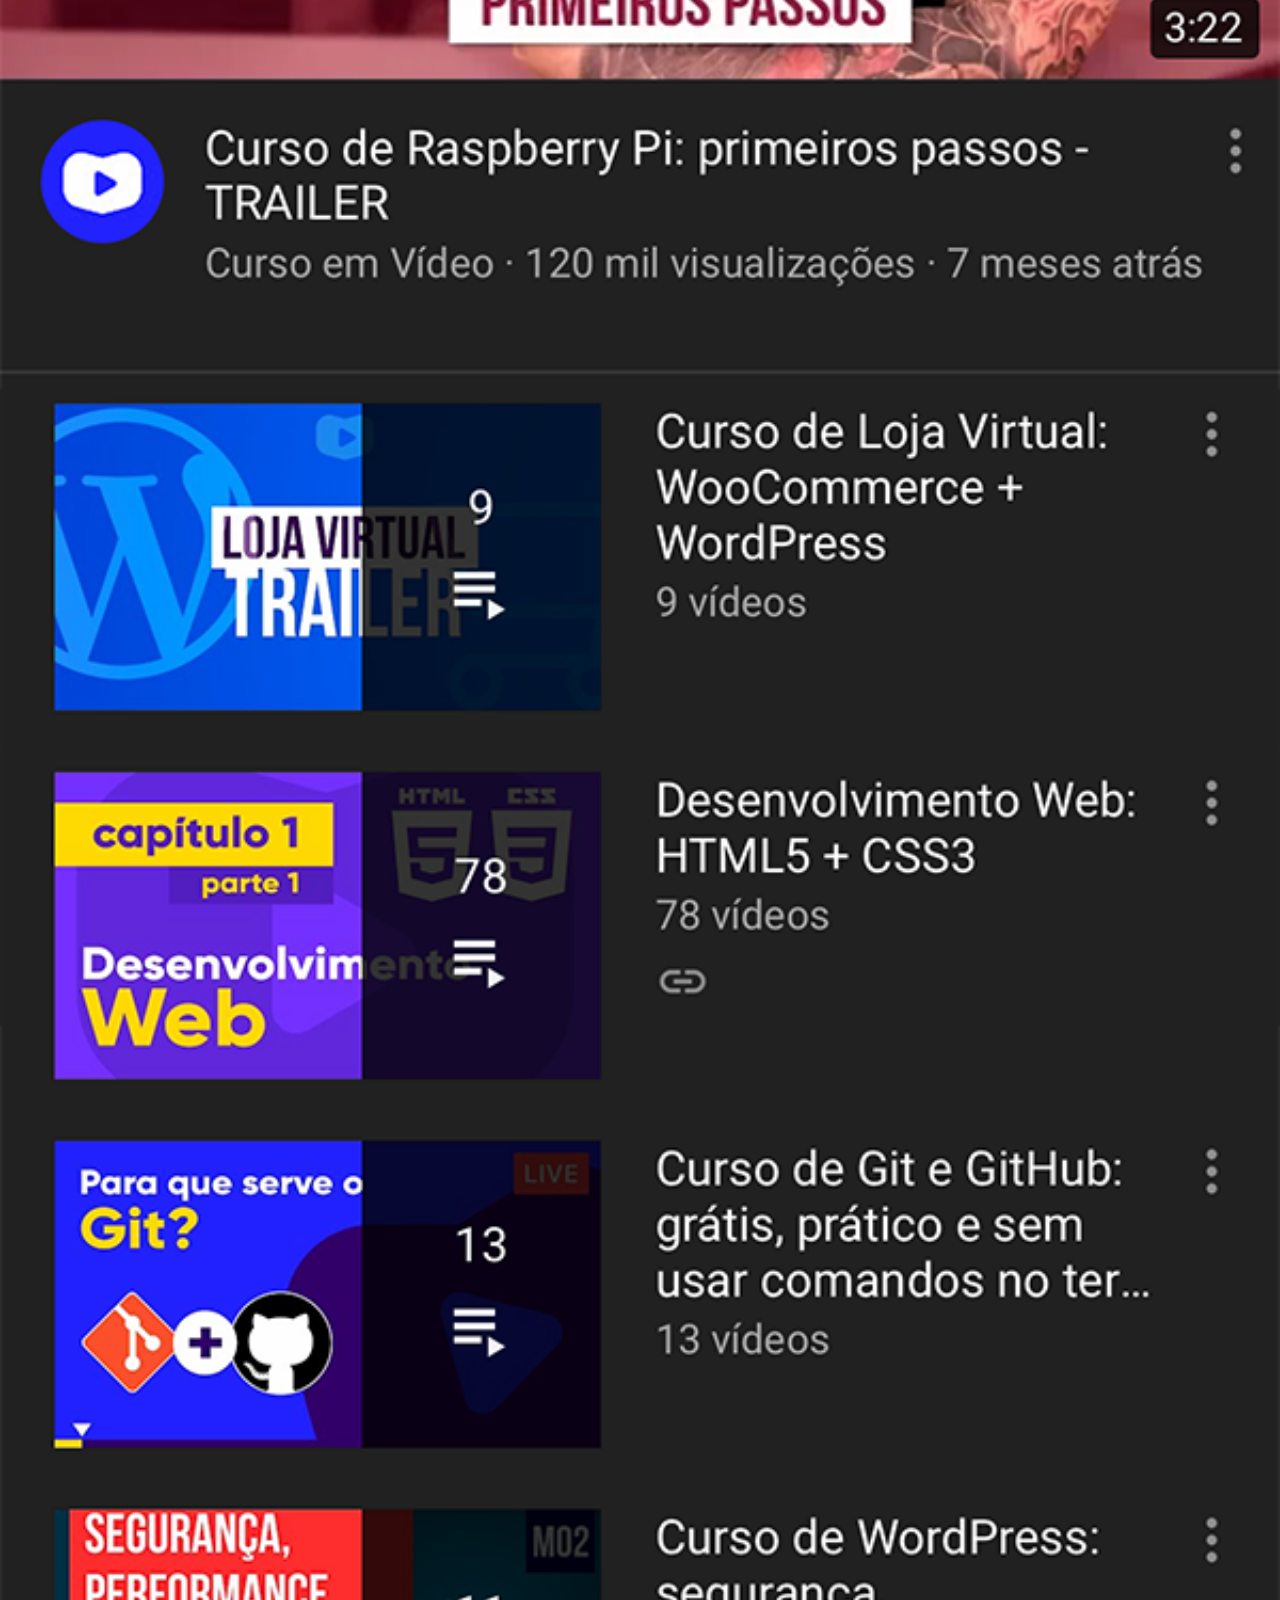
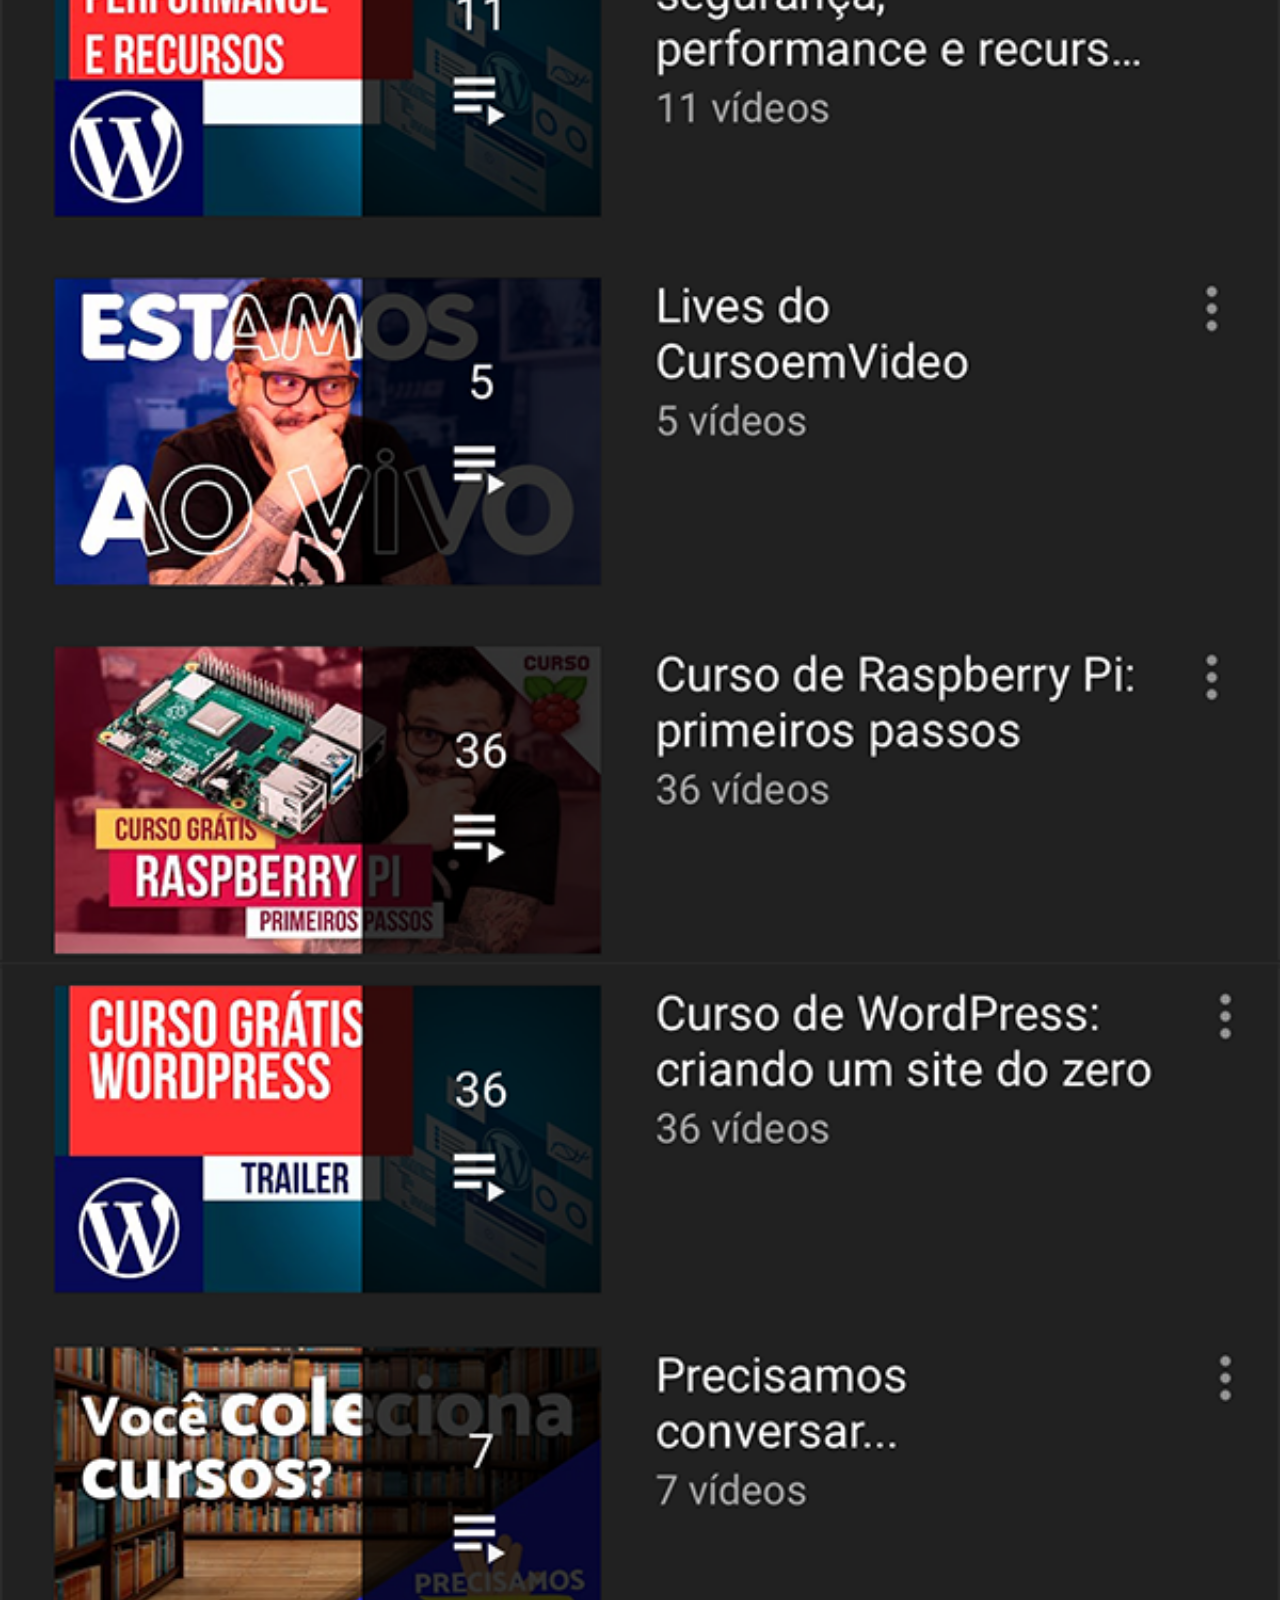
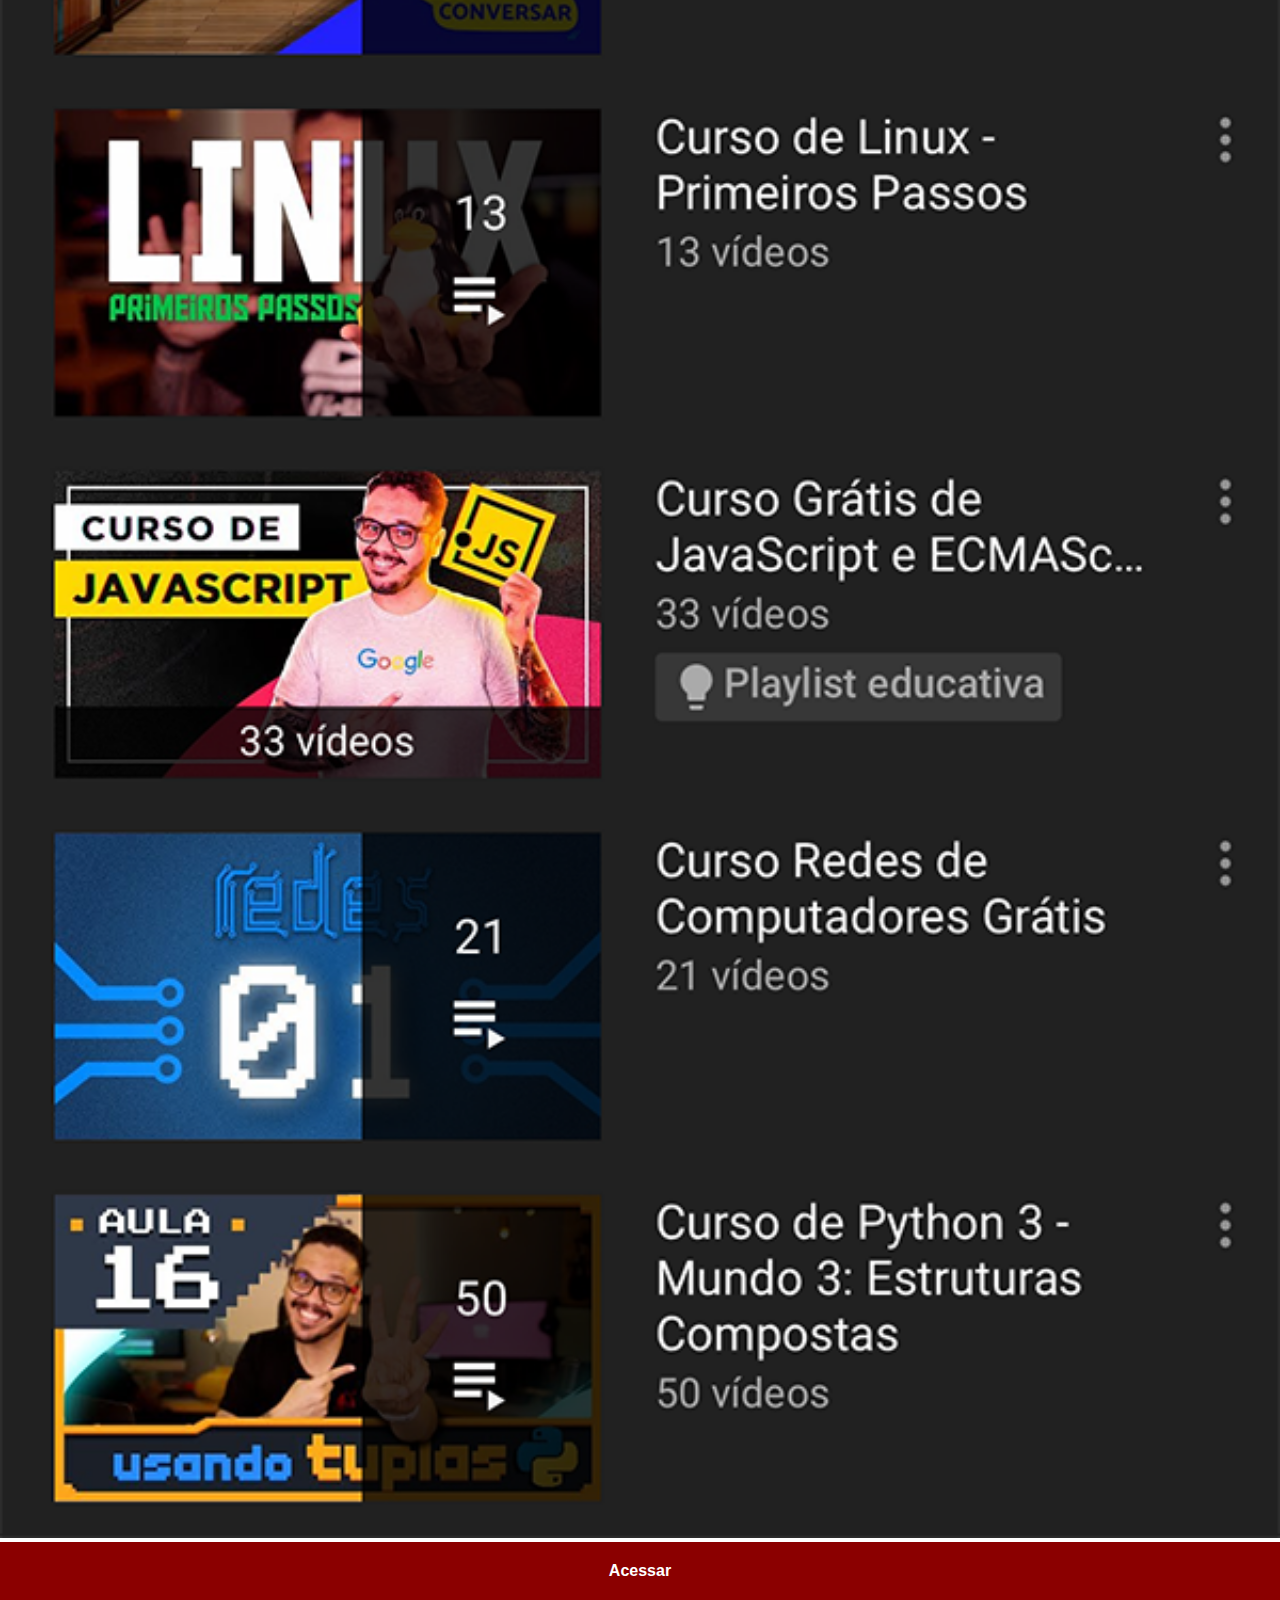
<file: youtube.html>
<!DOCTYPE html>
<html lang="pt-br">
<head>
    <meta charset="UTF-8">
    <meta name="viewport" content="width=device-width, initial-scale=1.0">
    <title>Youtube</title>
    <link rel="stylesheet" href="estilos/novo.css">
</head>
<body>
    <img src="imagens/tela-youtube.png" alt="Youtube">
    <a href="https://youtube.com/@maniatimao?si=2iYaoR-2rGBIZPzX" target="_blank">Acessar</a>
</body>
</html>
</file>
<file: estilos/style.css>
@charset "UTF-8";

* {
    margin: 0px;
    padding: 0px;
    font-family: Arial, Helvetica, sans-serif;
}
html, body {
    height: 100vh;
    width: 100vw;
    background-color: black;
}

main {
    position: relative;
    height: 100vh;
}
body {
    background: url(../imagens/fundo-madeira.jpg) no-repeat center;
    background-size: cover;
    background-attachment: fixed;
}

#Telefone {
    position: absolute;
    top: 50%;
    left: 50%;

    height: 627px;
    width: 311px;
    
    background: url('../imagens/frame-iphone.png') no-repeat;
    transform: translate(-60%, -50%);
}

#tela {
    position: relative;
    top: 80px;
    left: 22px;
    width: 267px;
    height: 471px;
}
#sociais {
    text-align: right;
}
#sociais img {
    width: 50px;
    margin: 9px;
    border-radius: 50%;
    box-shadow: 2px 2px 5px rgba(0, 0, 0, 0.397);
    box-sizing: border-box;
}
#sociais img:hover {
    border: 2px solid rgba(255, 255, 255, 0.471);
    transform: translate(-10%, -10%);
    box-shadow: 5px 5px 10px rgba(0, 0, 0, 0.600);
    transition: transform 0.5s border 1s;
}
</file>
<file: estilos/novo.css>
@charset "UTF-8";

* {
    margin: 0px;
    padding: 0px;
    font-family: Arial, Helvetica, sans-serif;
    }

    ::-webkit-scrollbar {
        width: 0px;
        height: 0px;
    }
    img {
        width: 100vw;
    }
    a {
        display: block;
        background-color: darkred;
        color: white;
        padding: 20px;
        text-align: center;
        font-weight: bolder;
        text-decoration: none;
    }
    a:hover {
        background-color: red;
    }
</file>
